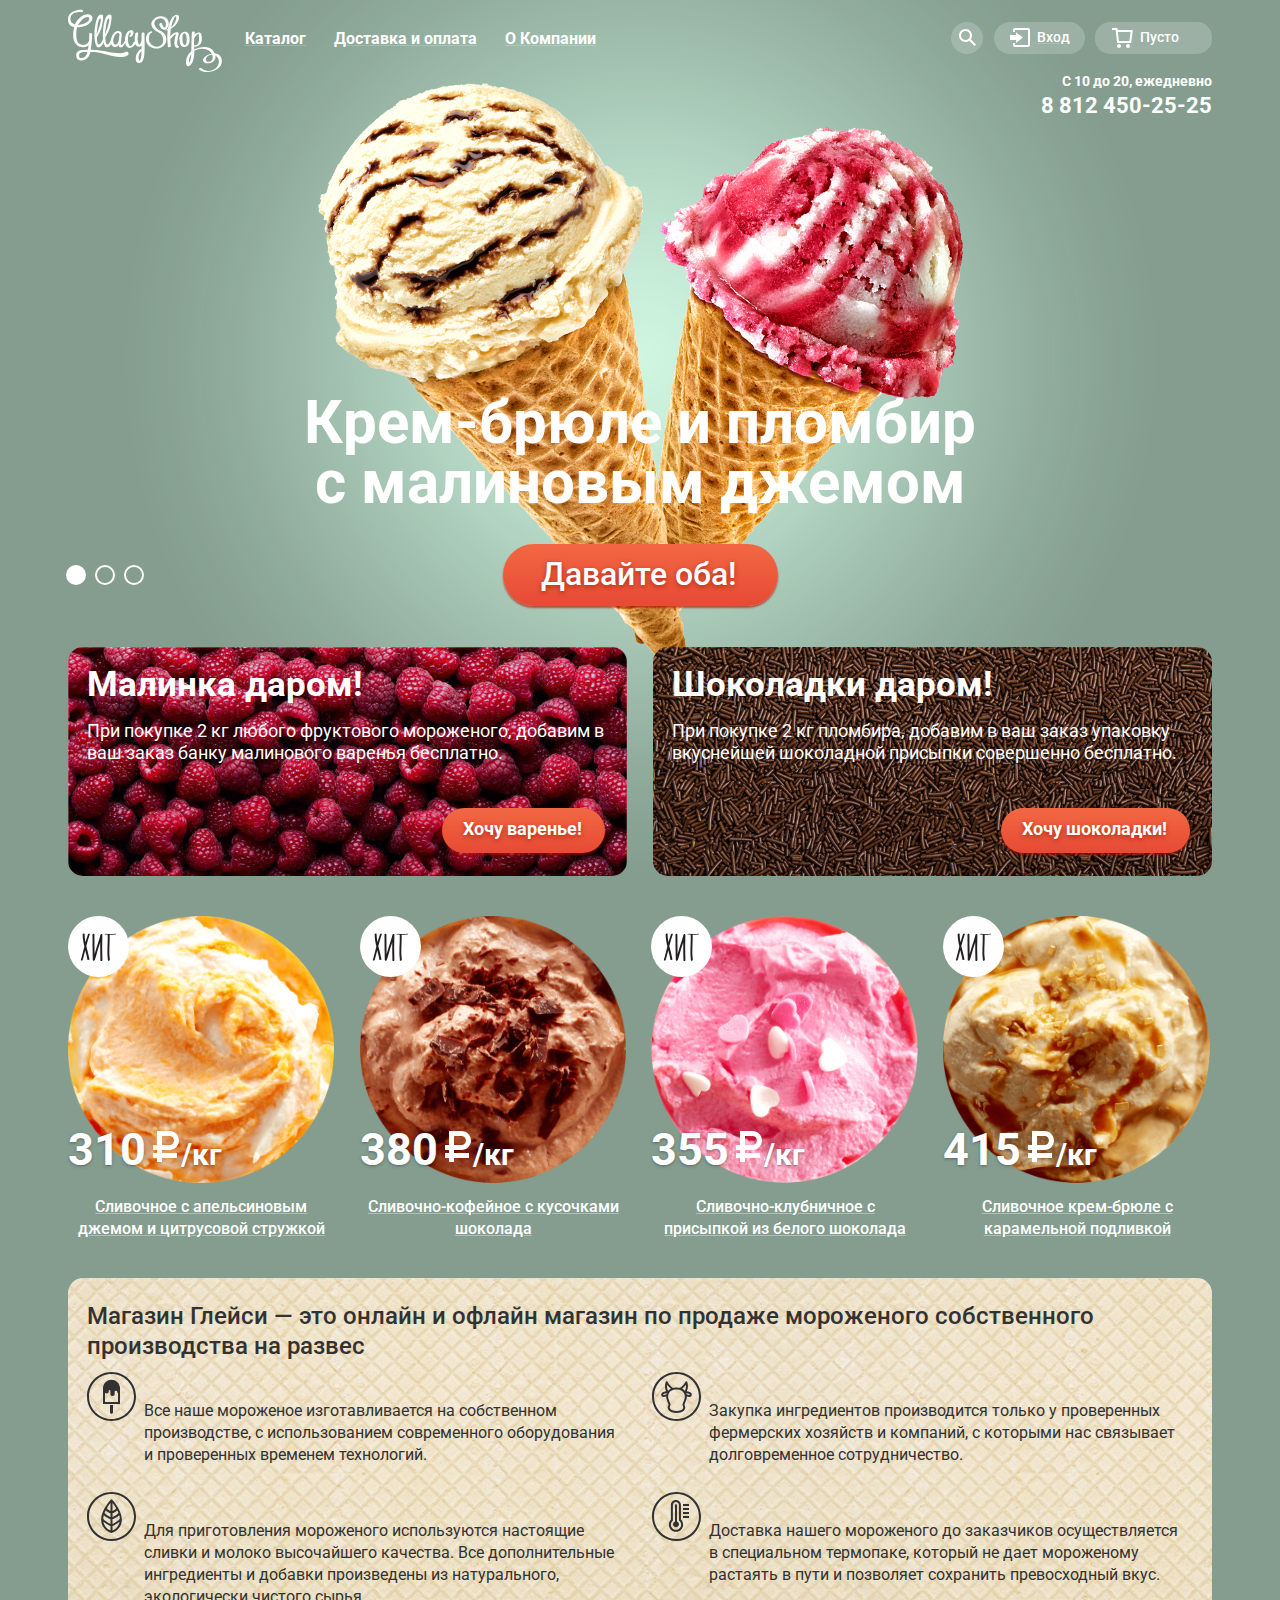
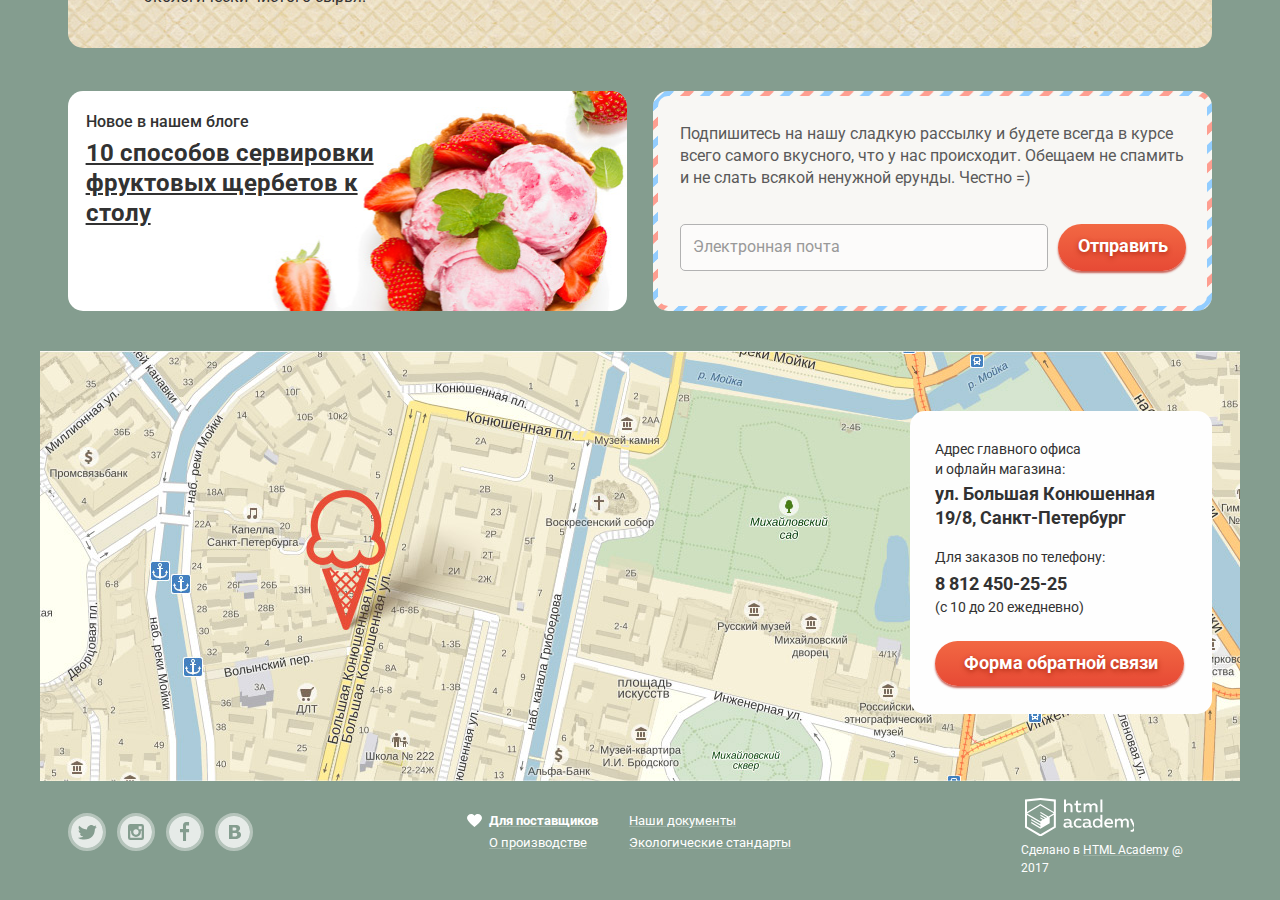
<file: index.html>
<!DOCTYPE html>
<html lang="ru">
  <head>
    <meta charset="utf-8">
    <title>Магазин мороженого Глейси</title>
    <link href="https://fonts.googleapis.com/css?family=Roboto:400,500,700&amp;subset=cyrillic" rel="stylesheet">
    <link href="css/normalize.css" rel="stylesheet">
    <link href="css/style.min.css"  type="text/css" rel="stylesheet">
  </head>
  <body>
    <input class="slider slider__radio" type="radio" id="btn-1" name="toggle" checked>
    <input class="slider slider__radio" type="radio" id="btn-2" name="toggle">
    <input class="slider slider__radio" type="radio" id="btn-3" name="toggle">
    <div class="site-wrapper site-wrapper--index">
      <div class="content-wrapper">
        <header class="main-header">
          <div class="container">
            <div class="header-columns">
              <div class="main-header__main-navigation">
                <div class="logo-navigation">
                  <a class="logo-navigation__logo-field">
                    <img class="logo-navigation__logo" src="img/logo.svg" width="154" height="64" alt="Логотип магазина Глейси">
                  </a>
                </div>
                <nav class="site-navigation">
                  <ul class="site-navigation__list">
                    <li class="site-navigation__item navigation-catalog">
                      <a class="site-navigation__link" href="catalog.html">Каталог</a>
                      <ul class="navigation-catalog__sub-menu">
                        <li class="navigation-catalog__item">
                          <a class="navigation-catalog__link new-products" href="catalog.html/new">Новинки</a>
                        </li>
                        <li class="navigation-catalog__item">
                          <a class="navigation-catalog__link" href="catalog.html">Сливочное</a>
                        </li>
                        <li class="navigation-catalog__item"> 
                          <a class="navigation-catalog__link" href="catalog.html/sorbet">Щербеты</a>
                        </li>
                        <li class="navigation-catalog__item">
                          <a class="navigation-catalog__link" href="catalog.html/frozen-ice">Фруктовый лед</a>
                        </li>
                        <li class="navigation-catalog__item">
                          <a class="navigation-catalog__link" href="catalog.html/melorin">Мелорин</a>
                        </li>
                      </ul>
                    </li>
                    <li class="site-navigation__item">
                      <a class="site-navigation__link" href="delivery.html">Доставка и оплата</a>
                    </li>
                    <li class="site-navigation__item">
                      <a class="site-navigation__link" href="company-info.html">О Компании</a>
                    </li>
                  </ul>
                </nav>
              </div>
              <div class="main-header__user-navigation">
                <div class="search">
                  <a href="search.html" class="search__link">
                    <span class="visually-hidden">Поиск</span>
                    <svg xmlns="http://www.w3.org/2000/svg" xmlns:xlink="http://www.w3.org/1999/xlink" width="17" height="17" viewBox="0 0 17 17"><image overflow="visible" width="17" height="17"/><path class="search__icon" fill="#FFF" d="M16.958 15.527L11.75 10.32C12.533 9.247 13 7.93 13 6.5 13 2.91 10.09 0 6.5 0S0 2.91 0 6.5 2.91 13 6.5 13c1.438 0 2.763-.473 3.84-1.263l5.204 5.204 1.414-1.413zM6.5 11C4.02 11 2 8.98 2 6.5S4.02 2 6.5 2 11 4.02 11 6.5 8.98 11 6.5 11z"/></svg>
                  </a>
                  <form class="search__form">
                    <input class="search__field" type="search" id="search" name="search" placeholder="Что ищем?" required="">
                     <div class="search__label-box">
                      <label class="search__label" for="search">Что ищем?</label>
                    </div>
                  </form>
                </div>
                <div class="user-login">
                  <a href="gllacy-login.html" class="user-login__link">
                    <svg xmlns="http://www.w3.org/2000/svg" xmlns:xlink="http://www.w3.org/1999/xlink" width="21" height="19" viewBox="0 0 21 19" style="position: absolute; left: 16px; top: 6px;"><image overflow="visible" width="21" height="19"/><g fill="#FFF"><path class="login__icon" d="M6 14.875L12.917 9.5 6 4.125v2.917H-.042v4.917H6"/><path class="login__icon" d="M18 0H5C3.9 0 3 .9 3 2v2h2V2h13v15H5v-2H3v2c0 1.1.9 2 2 2h13c1.1 0 2-.9 2-2V2c0-1.1-.9-2-2-2z"/></g></svg>
                    Вход
                  </a>
                  <form class="user-login__form" action="https://echo.htmlacademy.ru" method="post">
                    <div class="user-login__email email">
                      <input class="email__field" id="login-email" type="email" name="login" autocomplete="on" placeholder="Электронная почта" required>
                      <div class="email__label-box">
                        <label class="email__label" for="login-email">
                          Электронная почта
                        </label>
                      </div>
                    </div>
                    <div class="user-login__password password">
                      <input class="password__field" id="login-password" type="password" name="password" autocomplete="off" placeholder="Пароль" required>
                      <div class="password__label-box">
                        <label class="password__label"  for="login-password">
                          Пароль
                        </label>
                      </div>
                    </div>
                    <div class="user-login__footer">
                      <button class="button button--login" type="submit">Войти</button>
                      <div class="user-login__password-info">
                        <a class="user-login__restore-password" href="restore.html">Забыли пароль?</a>
                        <a class="user-login__new-user" href="register.html">Новая регистрация</a>
                      </div>
                    </div>
                  </form>
                </div>
                <div class="cart cart--empty">
                  <span class="visually-hidden" title="корзина">Корзина</span>
                  <a href="gllacy-cart.html" class="cart__link">
                    <svg xmlns="http://www.w3.org/2000/svg" width="21" height="20" viewBox="0 0 21 20" style="position: absolute; left: 17px; top: 6px;"><g fill="#FFF"><path class="cart__icon" d="M5.657 2.03L5.422 0H0v2h3.64l1.5 13h13.988l1.7-12.97H5.657zM17.372 13H6.922L5.888 4.03h12.66L17.372 13z"/><circle class="cart__icon" cx="6.984" cy="18" r="2"/><circle class="cart__icon" cx="15.984" cy="18" r="2"/></g></svg>
                    <span>Пусто</span>
                  </a>
                </div>
              </div>
            </div>
            <div class="working-information">
              <p class="working-information__hours">C 10 до 20, ежедневно</p>
              <p class="working-information__tel">8 812 450-25-25</p>
            </div>
          </div>
        </header>
        <div class="slider">
          <h2 class="slider__title visually-hidden">Идеальные сочетания мороженого от магазина мороженого Глейси</h2>
          <div class="slider__item" id="slide1">
            <div class="slider__title">Крем-брюле и пломбир с малиновым джемом</div>
            <a class="button button--slide" href="#">Давайте оба!</a>
          </div>
          <div class="slider__item" id="slide2">
            <div class="slider__title">Шоколадный пломбир и лимонный сорбет</div>
            <a class="button button--slide" href="#">Давайте оба!</a>
          </div>
          <div class="slider__item" id="slide3">
            <div class="slider__title">Пломбир с помадкой и клубничный щербет</div>
            <a class="button button--slide" href="#">Давайте оба!</a>
          </div>
          <div class="slider__controls">
            <label for="btn-1"></label>
            <label for="btn-2"></label>
            <label for="btn-3"></label>
          </div>
        </div>
        <main class="main-content">
          <div class="container">
            <h1 class="main-content__page-title visually-hidden">Магазин мороженого Глейси</h1>
            <section class="banners">
              <h2 class="banners__title visually-hidden">Промо-предложения магазина мороженого Глейси</h2>
              <div class="banners__item banners__item--raspberry">
                <h3 class="banners__item-title">Малинка даром!</h3>
                <p class="banners__offer">При покупке 2 кг любого фруктового мороженого, добавим в ваш заказ банку малинового варенья бесплатно.</p>
                <a class="button button--banners" href="#">Хочу варенье!</a>
              </div>
              <div class="banners__item banners__item--chocolate">
                <h3 class="banners__item-title">Шоколадки даром!</h3>
                <p class="banners__offer">При покупке 2 кг пломбира, добавим в ваш заказ упаковку вкуснейшей шоколадной присыпки совершенно бесплатно.</p>
                <a class="button button--banners" href="#">Хочу шоколадки!</a>
              </div>
            </section>
            <section class="catalog">
              <h2 class="catalog__title visually-hidden">Хит продаж мороженого магазина Глейси</h2>
              <div class="catalog__product product product--best-seller">
                <a class="product__link" href="product1.html">
                  <img class="product__view" src="img/cream-orange.png" width="267" height="267" alt="Сливочное с апельсиновым джемом и цитрусовой стружкой">
                  <div class="product__price">
                    310
                    <img class="product__currency" src="img/rus-ruble.svg" width="31" height="36" alt="Российский рубль">
                    <span class="product__measure">/кг</span>
                  </div>
                </a>
                <a class="product__link" href="product1.html">
                  <h3 class="product__name">Сливочное с апельсиновым джемом и цитрусовой стружкой </h3>
                </a>
                <div class="product__order">
                  <a class="button button--product" href="#" tabindex="-1">Быстрый просмотр</a>
                </div>
              </div>
              <div class="catalog__product product product--best-seller">
                <a class="product__link" href="#">
                  <img class="product__view" src="img/cream-coffee-chocolate.png" width="267" height="267" alt="Сливочно-кофейное с кусочками шоколада">
                  <div class="product__price">
                    380
                    <img class="product__currency" src="img/rus-ruble.svg" width="31" height="36" alt="Российский рубль">
                    <span class="product__measure">/кг</span>
                </div>
                </a>
                <a class="product__link" href="#">
                  <h3 class="product__name">Сливочно-кофейное с кусочками шоколада</h3>
                </a>
                <div class="product__order">
                  <a class="button button--product" href="#" tabindex="-1">Быстрый просмотр</a>
                </div>
              </div>
              <div class="catalog__product product product--best-seller">
                <a class="product__link" href="#">
                  <img class="product__view" src="img/cream-strawberry-white-chocolate.png" width="267" height="267" alt="Сливочно-клубничное с присыпкой из белого шоколада">
                  <div class="product__price">
                    355
                    <img class="product__currency" src="img/rus-ruble.svg" width="31" height="36" alt="Российский рубль">
                    <span class="product__measure">/кг</span>
                  </div>
                </a>
                <a class="product__link" href="#">
                  <h3 class="product__name">Сливочно-клубничное с присыпкой из белого шоколада</h3>
                </a>
                <div class="product__order">
                  <a class="button button--product" href="#" tabindex="-1">Быстрый просмотр</a>
                </div>
              </div>
              <div class="catalog__product product product--best-seller">
                <a class="product__link" href="#">
                  <img class="product__view" src="img/cream-creme-brulee-caramel.png" width="267" height="267" alt="Сливочное крем-брюле с карамельной подливкой">
                  <div class="product__price">
                    415
                    <img class="product__currency" src="img/rus-ruble.svg" width="31" height="36" alt="Российский рубль">
                    <span class="product__measure">/кг</span>
                </div>
                </a>
                <a class="product__link" href="#">
                  <h3 class="product__name">Сливочное крем-брюле с карамельной подливкой</h3>
                </a>
                <div class="product__order">
                  <a class="button button--product" href="#" tabindex="-1">Быстрый просмотр</a>
                </div>
              </div>
            </section>
            <section class="features">
              <h2 class="features__title visually-hidden">Преимущества магазина Глейси</h2>
              <p class="features__shop-describtion">Магазин Глейси — это онлайн и офлайн магазин по продаже мороженого собственного производства на развес</p>
              <div class="features-wrap">
                <div class="features__item features__item--production">
                  <p class="features__item-details">Все наше мороженое изготавливается на собственном производстве, с использованием современного оборудования и проверенных временем технологий.</p>
                </div>
                <div class="features__item features__item--suppliers">
                  <p class="features__item-details">Закупка ингредиентов  производится только у проверенных фермерских хозяйств и компаний, с которыми нас связывает долговременное сотрудничество.</p>
                </div>
                <div class="features__item features__item--materials">
                  <p class="features__item-details">Для приготовления мороженого используются настоящие сливки и молоко высочайшего качества. Все дополнительные ингредиенты и добавки произведены из натурального, экологически чистого сырья.</p>
                </div>
                <div class="features__item features__item--package">
                  <p class="features__item-details">Доставка нашего мороженого до заказчиков осуществляется в специальном термопаке, который не дает мороженому растаять в пути и позволяет сохранить превосходный вкус.</p>
                </div>
              </div>
            </section>
            <div class="news">
              <article class="news__item news__item--blog">
                <h2 class="news__section">Новое в нашем блоге</h2>
                <a class="news__link" href="gllacy-blog.html/10-variation-sorbet-dressing">
                  <h3 class="news__title">10 способов сервировки фруктовых щербетов к столу</h3>
                </a>
              </article>
              <section class="news__item news__item--subscription">
                <div class="news__wrap">
                  <h2 class="news__section visually-hidden">Подписка на новости магазина Глейси</h2>
                  <form class="news__form subscription-form" action="https://echo.htmlacademy.ru" method="post">
                    <p class="subscription-form__greeteting">Подпишитесь на нашу сладкую рассылку и будете всегда в курсе всего самого вкусного, что у нас происходит. Обещаем не спамить и не слать всякой ненужной ерунды. Честно =)</p>
                    <div class="subscription-form__wrapper">
                      <div class="subscription-form__field">
                        <input class="subscription-form__email" id="subscription-email" type="email" name="email"  placeholder="Электронная почта" required>
                        <div class="subscription-form__label-box">
                          <label class="subscription-form__label" for="subscription-email">
                            Электронная почта
                          </label>
                        </div>
                      </div>
                      <button class="button button--subscription" type="submit">Отправить</button>
                    </div>
                  </form>
                </div>
              </section>
            </div>
          </div>
        </main>
        <section class="contacts">
          <iframe class="contacts__map map" src="https://www.google.com/maps/embed?pb=!1m14!1m8!1m3!1d1998.5991032728616!2d30.3216802!3d59.9387942!3m2!1i1024!2i768!4f13.1!3m3!1m2!1s0x4696310fca5ba729%3A0xea9c53d4493c879f!2z0JHQvtC70YzRiNCw0Y8g0JrQvtC90Y7RiNC10L3QvdCw0Y8g0YPQuy4sIDE5LCDQodCw0L3QutGCLdCf0LXRgtC10YDQsdGD0YDQsywgMTkxMTg2!5e0!3m2!1sru!2sru!4v1505050597119" width="600" height="430" style="border:0" allowfullscreen></iframe>
          <span class="visually-hidden">Главный офис и магазин по адресу ул. Большая Конюшенная 19/8, Санкт-Петербург"</span>
          <div class="contacts__details shop-contacts">
            <h2 class="shop-contacts__title visually-hidden">Контакты магазина Глейси</h2>
            <h3 class="shop-contacts__subtitle">
              Адрес главного офиса<br>
              и офлайн магазина:
            </h3>
            <p class="shop-contacts__address">
              ул. Большая Конюшенная<br>
              19/8, Санкт-Петербург
            </p>
            <h3 class="shop-contacts__subtitle shop-contacts__subtitle--tel">Для заказов по телефону:</h3>
            <p class="shop-contacts__tel">8 812 450-25-25</p>
            <p class="shop-contacts__working-hours">(с 10 до 20 ежедневно)</p>
            <a class="button button--contacts" href="gllacy-feedback.html">Форма обратной связи</a>
          </div>
        </section>
        <div class="modal-feedback modal">
          <div class="modal-feedback__dialog">
            <h2 class="modal-feedback__title visually-hidden">Форма обратной связи магазина Глейси</h2>
            <p class="modal-feedback__greeting">Мы обязательно вам ответим!</p>
            <form class="modal-feedback__form feedback-form" action="https://echo.htmlacademy.ru" method="post">
              <div class="feedback-form__user">
                <input class="feedback-form__user-field" id="user-name" type="text" name="user-name" placeholder="Как вас зовут?" required>
                <div class="feedback-form__label-box">
                  <label class="feedback-form__label" for="user-name">
                    Как вас зовут?
                  </label>
                </div>
              </div>
              <div class="feedback-form__email">
                <input class="feedback-form__email-field" id="user-email" type="email" name="email"  placeholder="Ваша почта для ответа?" required>
                <div class="feedback-form__label-box">
                  <label class="feedback-form__label" for="user-email">
                    Ваша почта для ответа?
                  </label>
                </div>
              </div>
              <div class="feedback-form__feedback">
                <textarea class="feedback-form__feedback-field" name="user-feedback" id="user-feedback" placeholder="Напишите что-нибудь..." rows="5" required></textarea>
                <div class="feedback-form__label-box">
                  <label class="feedback-form__label feedback-form__label--feedback" for="user-feedback">
                    Напишите что-нибудь...
                  </label>
                </div>
              </div>
              <button class="button button--modal" type="submit">Отправить</button>
            </form>
            <button class="modal-feedback__close" type="button" title="Закрыть">Закрыть</button>
          </div>
        </div>
        <footer class="main-footer">
          <div class="container container--footer">
            <div class="footer-social">
              <ul class="footer-social__list">
                <li class="footer-social__item">
                  <a class="footer-social__link social-button social-button--twitter" href="https://www.https://twitter.com/gllacy-shop">
                    <span class="visually-hidden">Твиттер</span>
                    <svg xmlns="http://www.w3.org/2000/svg" width="32" height="32" viewBox="0 0 32 32"><defs><filter id="inner-shadow-twitter"><feOffset in="SourceAlpha" dx="0" dy="2" /><feGaussianBlur result="blurOut" stdDeviation="1" /><feFlood flood-color="rgb(136, 136, 136)" result="floodOut" /><feComposite operator="out" in="floodOut" in2="blurOut" result="compOut" /><feComposite operator="in" in="compOut" in2="SourceAlpha" /><feComponentTransfer><feFuncA type="linear" slope="1"/></feComponentTransfer><feBlend mode="normal" in2="SourceGraphic" /></filter></defs><path class="footer-social__icon" fill="#FFF"  d="M16 0C7.164 0 0 7.164 0 16c0 8.837 7.164 16 16 16 8.837 0 16-7.163 16-16 0-8.836-7.163-16-16-16zm7.944 12.81c-.25 6.515-3.463 10.83-10.992 10.7h-.487c-.447 0-4.543-.442-5.344-1.822 2.48.19 4.247-.406 5.12-1.136-1.048-.29-2.923-.46-3.25-2.848.383.104.617.22 1.298.113-1.307-.824-2.758-1.52-2.68-3.643.312.317 1.165.518 1.46.457-.767-.232-2.148-3.243-.973-4.78 1.984 1.79 4.075 3.482 7.804 3.643.228-2.214 1.24-3.7 3.17-4.325 1.84-.48 3.254.26 3.9 1.138.737-.224 1.453-.466 2.193-.685-.004.834-.57 1.464-.935 1.71.747.165 1.423-.475 1.423-.475-.183.963-1.093 1.725-1.706 1.954z"/></svg>
                  </a>
                </li>
                <li class="footer-social__item">
                  <a class="footer-social__link social-button social-button--instagram" href="https://www.instagram.com/gllacy-shop/">
                    <span class="visually-hidden">Инстаграм</span>
                    <svg xmlns="http://www.w3.org/2000/svg" width="32" height="32" viewBox="0 0 32 32"><defs><filter id="inner-shadow-instagram"><feOffset in="SourceAlpha" dx="0" dy="2" /><feGaussianBlur result="blurOut" stdDeviation="1" /><feFlood flood-color="rgb(136, 136, 136)" result="floodOut" /><feComposite operator="out" in="floodOut" in2="blurOut" result="compOut" /><feComposite operator="in" in="compOut" in2="SourceAlpha" /><feComponentTransfer><feFuncA type="linear" slope="1"/></feComponentTransfer><feBlend mode="normal" in2="SourceGraphic" /></filter></defs><g fill="#FFF"><path class="footer-social__icon" d="M20.916 16a4.938 4.938 0 1 1-9.877 0c0-.394.051-.773.138-1.14h-.897v6.838h11.396V14.86h-.897c.086.367.137.746.137 1.14z"/><path class="footer-social__icon" d="M15.978 18.659c1.466 0 2.659-1.193 2.659-2.659s-1.193-2.659-2.659-2.659c-1.466 0-2.659 1.193-2.659 2.659s1.192 2.659 2.659 2.659zM18.637 10.302h3.039v3.039h-3.039z"/><path class="footer-social__icon" d="M16 0C7.164 0 0 7.164 0 16c0 8.837 7.164 16 16 16 8.837 0 16-7.163 16-16 0-8.836-7.163-16-16-16zm7.955 21.698a2.285 2.285 0 0 1-2.279 2.279H10.279A2.285 2.285 0 0 1 8 21.698V10.302a2.286 2.286 0 0 1 2.279-2.279h11.396a2.286 2.286 0 0 1 2.279 2.279v11.396z"/></g></svg>
                  </a>
                </li>
                <li class="footer-social__item">
                  <a class="footer-social__link social-button social-button--facebook" href="https://www.facebook.com/gllacy-shop">
                    <span class="visually-hidden">Фейсбук</span>
                    <svg xmlns="http://www.w3.org/2000/svg" width="32" height="32" viewBox="0 0 32 32"><defs><filter id="inner-shadow-facebook"><feOffset in="SourceAlpha" dx="0" dy="2" /><feGaussianBlur result="blurOut" stdDeviation="1" /><feFlood flood-color="rgb(136, 136, 136)" result="floodOut" /><feComposite operator="out" in="floodOut" in2="blurOut" result="compOut" /><feComposite operator="in" in="compOut" in2="SourceAlpha" /><feComponentTransfer><feFuncA type="linear" slope="1"/></feComponentTransfer><feBlend mode="normal" in2="SourceGraphic" /></filter></defs><path class="footer-social__icon" fill="#FFF" d="M16 0C7.164 0 0 7.163 0 16s7.164 16 16 16c8.837 0 16-7.164 16-16S24.837 0 16 0zm4.062 9.455h-3.02V12.9h3.02v3.444h-3.02v8.61H14.02v-8.61H11V12.9h3.02V9.454c0-1.902 1.354-3.445 3.022-3.445h3.02v3.445z"/></svg>
                  </a>
                </li>
                <li class="footer-social__item">
                  <a class="footer-social__link social-button social-button--vkontakte" href="https://vk.com/gllacy-shop">
                    <span class="visually-hidden">Вконтакте</span>
                    <svg xmlns="http://www.w3.org/2000/svg" width="32" height="32" viewBox="0 0 32 32"><defs><filter id="inner-shadow-vkontakte"><feOffset in="SourceAlpha" dx="0" dy="2" /><feGaussianBlur result="blurOut" stdDeviation="1" /><feFlood flood-color="rgb(136, 136, 136)" result="floodOut" /><feComposite operator="out" in="floodOut" in2="blurOut" result="compOut" /><feComposite operator="in" in="compOut" in2="SourceAlpha" /><feComponentTransfer><feFuncA type="linear" slope="1"/></feComponentTransfer><feBlend mode="normal" in2="SourceGraphic" /></filter></defs><g fill="#FFF"><path class="footer-social__icon" d="M16.637 14.495c.402-.02.72-.082.95-.188.327-.145.54-.33.642-.56.1-.228.15-.495.15-.796 0-.23-.06-.464-.175-.696-.116-.232-.322-.405-.617-.517-.264-.1-.592-.155-.984-.165-.392-.01-.943-.014-1.652-.014h-.34v2.965h.566c.57 0 1.057-.01 1.46-.028zM18.118 17.084c-.282-.08-.672-.125-1.166-.132-.494-.006-1.012-.01-1.55-.01h-.79v3.494h.264c1.014 0 1.74-.003 2.18-.01.438-.006.843-.087 1.212-.244.377-.157.633-.364.774-.625s.214-.562.214-.9c0-.446-.088-.788-.26-1.03-.17-.24-.465-.423-.878-.543z"/><path class="footer-social__icon" d="M16 0C7.164 0 0 7.164 0 16c0 8.837 7.164 16 16 16 8.837 0 16-7.163 16-16 0-8.836-7.163-16-16-16zm6.602 20.53c-.273.534-.646.977-1.124 1.328-.552.415-1.16.71-1.823.886s-1.5.264-2.52.264h-6.12V8.988h5.443c1.13 0 1.957.037 2.48.112.524.076 1.045.242 1.56.5.534.27.93.632 1.19 1.087.26.455.392.975.392 1.558 0 .678-.18 1.278-.536 1.795-.358.518-.863.92-1.517 1.208v.075c.917.182 1.642.56 2.18 1.13.536.57.806 1.325.806 2.26 0 .68-.138 1.284-.41 1.818z"/></g>
                    </svg>
                  </a>
                </li>
              </ul>
            </div>
            <nav class="footer-navigation">
              <ul class="footer-navigation__list">
                <li class="footer-navigation__item">
                  <a class="footer-navigation__link information-for-suppliers" href="#">Для поставщиков</a>
                </li>
                <li class="footer-navigation__item">
                  <a class="footer-navigation__link about-manufacture" href="#">О производстве</a>
                </li>
              </ul>
              <ul class="footer-navigation__list">
                <li class="footer-navigation__item"> 
                  <a class="footer-navigation__link" href="#">Наши документы</a>
                </li>
                <li class="footer-navigation__item">
                  <a class="footer-navigation__link" href="#">Экологические стандарты</a>
                </li>
              </ul>           
            </nav>
            <div class="footer-copyright">
              <img class="footer-copyright__logo" src="img/logo-htmlacademy.svg" width="109" height="37" alt="Логотип разработчика HTML Academy">
              <span class="footer-copyright__details">
                Сделано в
                <a class="footer-copyright__link" href="https://htmlacademy.ru/intensive/htmlcss">HTML Academy</a> @ 2017
              </span>
            </div>
          </div>
        </footer>
      </div>
    </div>
    <script src="js/scripts.min.js"></script>
  </body>
</html>
</file>
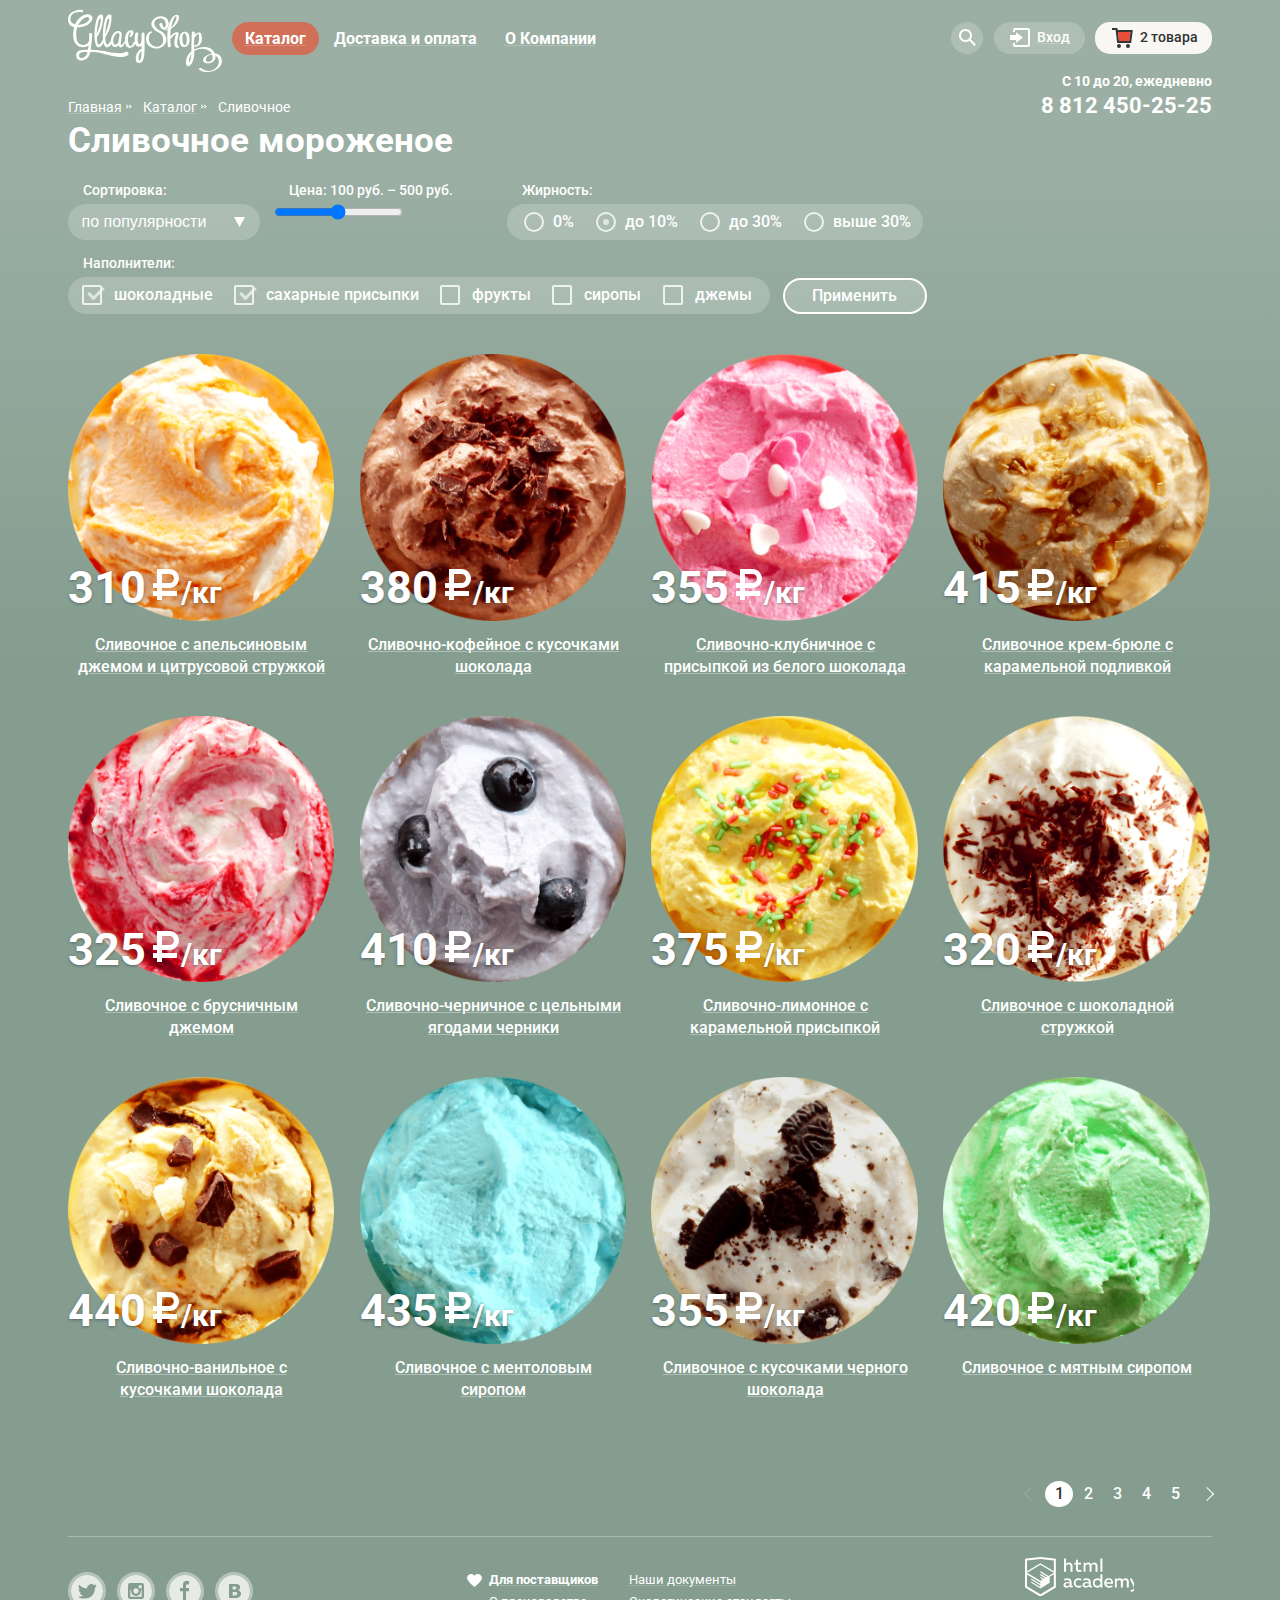
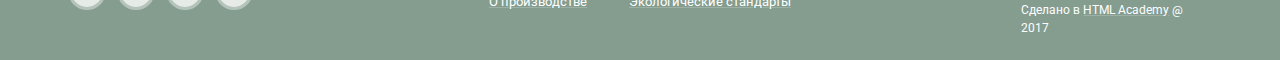
<file: catalog.html>
<!DOCTYPE html>
<html lang="ru">
  <head>
    <meta charset="utf-8">
    <title>Магазин мороженого Глейси</title>
    <link href="https://fonts.googleapis.com/css?family=Roboto:400,500,700&amp;subset=cyrillic" rel="stylesheet">
    <link href="css/normalize.css" rel="stylesheet">
    <link href="css/style.min.css"  type="text/css" rel="stylesheet">
  </head>
  <body>
    <div class="site-wrapper site-wrapper--inner">
      <div class="content-wrapper">
        <header class="main-header">
          <div class="container">
            <div class="header-columns">
              <div class="main-header__main-navigation">
                <div class="logo-navigation">
                  <a class="logo-navigation__logo-field" href="index.html">
                    <img class="logo-navigation__logo" src="img/logo.svg" width="154" height="64" alt="Логотип магазина Глейси">
                  </a>
                </div>
                <nav class="site-navigation">
                  <ul class="site-navigation__list">
                    <li class="site-navigation__item navigation-catalog">
                      <a class="site-navigation__link site-navigation__link--current" href="catalog.html">Каталог</a>
                      <ul class="navigation-catalog__sub-menu">
                        <li class="navigation-catalog__item">
                          <a class="navigation-catalog__link new-products" href="gllacy-catalog.html/new">Новинки</a>
                        </li>
                        <li class="navigation-catalog__item navigation-catalog__item--current">
                          <a class="navigation-catalog__link" href="gllacy-catalog.html">Сливочное</a>
                        </li>
                        <li class="navigation-catalog__item">
                          <a class="navigation-catalog__link" href="gllacy-catalog.html/sorbet">Щербеты</a>
                        </li>
                        <li class="navigation-catalog__item">
                          <a class="navigation-catalog__link" href="gllacy-catalog.html/frozen-ice">Фруктовый лед</a>
                        </li>
                        <li class="navigation-catalog__item">
                          <a class="navigation-catalog__link" href="gllacy-catalog.html/melorin">Мелорин</a>
                        </li>
                      </ul>
                    </li>
                    <li class="site-navigation__item">
                      <a class="site-navigation__link" href="delivery.html">Доставка и оплата</a>
                    </li>
                    <li class="site-navigation__item">
                      <a class="site-navigation__link" href="company-info.html">О Компании</a>
                    </li>
                  </ul>
                </nav>
              </div>
              <div class="main-header__user-navigation">
                <div class="search">
                  <a href="search.html" class="search__link">
                    <span class="visually-hidden">Поиск</span>
                    <svg xmlns="http://www.w3.org/2000/svg" xmlns:xlink="http://www.w3.org/1999/xlink" width="17" height="17" viewBox="0 0 17 17"><image overflow="visible" width="17" height="17"/><path class="search__icon" fill="#FFF" d="M16.958 15.527L11.75 10.32C12.533 9.247 13 7.93 13 6.5 13 2.91 10.09 0 6.5 0S0 2.91 0 6.5 2.91 13 6.5 13c1.438 0 2.763-.473 3.84-1.263l5.204 5.204 1.414-1.413zM6.5 11C4.02 11 2 8.98 2 6.5S4.02 2 6.5 2 11 4.02 11 6.5 8.98 11 6.5 11z"/></svg>
                  </a>
                  <form class="search__form">
                    <input class="search__field" type="search" id="search" name="search" placeholder="Что ищем?" required="">
                     <div class="search__label-box">
                      <label class="search__label" for="search">Что ищем?</label>
                    </div>
                  </form>
                </div>
                <div class="user-login">
                  <a href="gllacy-login.html" class="user-login__link">
                    <svg xmlns="http://www.w3.org/2000/svg" xmlns:xlink="http://www.w3.org/1999/xlink" width="21" height="19" viewBox="0 0 21 19" style="position: absolute; left: 16px; top: 6px;"><image overflow="visible" width="21" height="19"/><g fill="#FFF"><path class="login__icon" d="M6 14.875L12.917 9.5 6 4.125v2.917H-.042v4.917H6"/><path class="login__icon" d="M18 0H5C3.9 0 3 .9 3 2v2h2V2h13v15H5v-2H3v2c0 1.1.9 2 2 2h13c1.1 0 2-.9 2-2V2c0-1.1-.9-2-2-2z"/></g></svg>
                    Вход
                  </a>
                  <form class="user-login__form" action="https://echo.htmlacademy.ru" method="post">
                    <div class="user-login__email email">
                      <input class="email__field" id="login-email" type="email" name="login" autocomplete="on" placeholder="Электронная почта" required>
                      <div class="email__label-box">
                        <label class="email__label" for="login-email">
                          Электронная почта
                        </label>
                      </div>
                    </div>
                    <div class="user-login__password password">
                      <input class="password__field" id="login-password" type="password" name="password" autocomplete="off" placeholder="Пароль" required>
                      <div class="password__label-box">
                        <label class="password__label"  for="login-password">
                          Пароль
                        </label>
                      </div>
                    </div>
                    <div class="user-login__footer">
                      <button class="button button--login" type="submit">Войти</button>
                      <div class="user-login__password-info">
                        <a class="user-login__restore-password" href="restore.html">Забыли пароль?</a>
                        <a class="user-login__new-user" href="register.html">Новая регистрация</a>
                      </div>
                    </div>
                  </form>
                </div>
                <div class="cart cart--full">
                  <span class="visually-hidden" title="корзина">Корзина</span>
                  <a href="gllacy-cart.html" class="cart__link">
                    <svg version="1.1" id="Layer_1" xmlns="http://www.w3.org/2000/svg" xmlns:xlink="http://www.w3.org/1999/xlink" x="0px" y="0px" width="21px" height="20px" viewBox="0 0 21 20" style="position: absolute; left: 17px; top: 6px;" enable-background="new 0 0 21 20" xml:space="preserve"><polygon fill="#E84D37" points="5.888,4.031 6.922,13 17.372,13 18.548,4.031 "/><circle fill="#343434" cx="6.984" cy="18" r="2"/><circle fill="#343434" cx="15.984" cy="18" r="2"/><path fill="#343434" d="M5.657,2.031L5.422,0H0v2h3.64l1.5,13h13.988l1.699-12.969H5.657z M17.372,13H6.922L5.888,4.031h12.66 L17.372,13z"/></svg>
                    2 товара
                  </a>
                  <div class="cart__form">
                    <div class="cart__list">
                      <ul class="cart__item item-details">
                        <li class="item-details__delete">
                          <a href="remove-cart-item.html" class="item-details__remove-button">
                            <svg version="1.1" id="Layer_1.1" xmlns="http://www.w3.org/2000/svg" xmlns:xlink="http://www.w3.org/1999/xlink" x="0px" y="0px" width="11px" height="11px" viewBox="0 0 11 11" enable-background="new 0 0 11 11" xml:space="preserve"><polygon fill="#231F20" points="10.979,0.728 10.271,0.021 5.5,4.792 0.729,0.021 0.021,0.728 4.793,5.5 0.021,10.271 0.728,10.979 5.5,6.207 10.271,10.979 10.979,10.271 6.207,5.5 "/></svg>
                          </a>
                        </li>
                        <li class="item-details__view">
                          <img class="item-details__small-picture" src="img/cart-icecream-orange.png" width="33" height="33" alt="Пломбир с апельсиновым джемом">
                        </li>
                        <li class="item-details__name">Пломбир с апельсиновым джемом</li>
                        <li class="item-details__weight">1,5 кг</li>
                        <li class="item-details__multiply">x</li>
                        <li class="item-details__price">200 руб.</li>
                        <li class="item-details__total-price">300 руб.</li>
                      </ul> 
                      <ul class="cart__item item-details">
                        <li class="item-details__delete">
                          <a href="remove-cart-item.html" class="item-details__remove-button">
                            <svg version="1.1" id="Layer_1.3" xmlns="http://www.w3.org/2000/svg" xmlns:xlink="http://www.w3.org/1999/xlink" x="0px" y="0px" width="11px" height="11px" viewBox="0 0 11 11" enable-background="new 0 0 11 11" xml:space="preserve"><polygon fill="#231F20" points="10.979,0.728 10.271,0.021 5.5,4.792 0.729,0.021 0.021,0.728 4.793,5.5 0.021,10.271 0.728,10.979 5.5,6.207 10.271,10.979 10.979,10.271 6.207,5.5 "/></svg>
                          </a>
                        </li>
                        <li class="item-details__view">
                          <img class="item-details__view-small-picture" src="img/cart-icecream-strawberry.png" width="33" height="33" alt="Клубничный пломбир с присыпкой из белого шоколада">
                        </li>
                        <li class="item-details__name item-details__name--long">Клубничный пломбир с присыпкой из белого шоколада</li>
                        <li class="item-details__weight">1,5 кг</li>
                        <li class="item-details__multiply">x</li>
                        <li class="item-details__price">300 руб.</li>
                        <li class="item-details__total-price">450 руб.</li> 
                      </ul>
                      <ul class="cart__summary total">
                        <li class="total__title">Итого: </li>
                        <li class="total__amount"> 750 руб.</li>
                      </ul>
                      <button class="button button--cart" type="submit">Оформить заказ</button>
                    </div>
                  </div>
                </div>
              </div>
            </div>
            <div class="working-information">
              <p class="working-information__hours">C 10 до 20, ежедневно</p>
              <p class="working-information__tel">8 812 450-25-25</p>
            </div> 
          </div>
        </header>
        <main class="main-content">
          <div class="container">
            <ul class="breadcrumbs">
              <li class="breadcrumbs__item">
                <a class="breadcrumbs__link" href="index.html">Главная</a>
              </li>
              <li class="breadcrumbs__item">
                <a class="breadcrumbs__link" href="catalog.html">Каталог</a>
              </li>
              <li class="breadcrumbs__item breadcrumbs-current">Сливочное</li>
            </ul>
            <h1 class="main-content__page-title">Сливочное мороженое</h1>
            <section class="filters">
              <h2 class="filters__title visually-hidden">Фильтр товаров</h2>
              <form class="filters__form filter" action="https://echo.htmlacademy.ru" method="get">
                <fieldset class="filter__section filter__section--layout">
                  <legend class="filter__title">Сортировка:</legend>
                  <select class="filter__options options options--layout" name="option">
                    <option class="options__item" value="best-sellers">по популярности</option>
                    <option class="options__item" value="cheap">сначала недорогие</option>
                    <option class="options__item" value="expensive">сначала дорогие</option>
                    <option class="options__item" value="fat-control">по жирности</option>
                  </select>
                </fieldset>
                <fieldset class="filter__section filter__section--range">
                  <legend class="filter__title ">Цена: 100 руб. – 500 руб.</legend>
                  <input class="filter__options options options--range" type="range" min="100" max="500" step="5" name="price">
                </fieldset>
                <fieldset class="filter__section filter__section--fat">
                  <legend class="filter__title">Жирность:</legend>
                  <ul class="filter__options options options--fat">
                    <li class="options__item">
                      <label class="options__value options__value--fat" for="filter-fat-0">
                        <input class="options__field options__field--fat visually-hidden" type="radio" id="filter-fat-0" name="fat-content" value="0">
                        <span class="options__radio"></span>
                        0%
                      </label>
                    </li>
                    <li class="options__item">
                      <label class="options__value options__value--fat" for="filter-fat-0-10">
                        <input class="options__field options__field--fat visually-hidden" type="radio" id="filter-fat-0-10" name="fat-content" value="below-10" checked>
                        <span class="options__radio"></span>
                        до 10%
                      </label>
                    </li>
                    <li class="options__item">
                      <label class="options__value options__value--fat" for="filter-fat-10-30">
                        <input class="options__field options__field--fat visually-hidden" type="radio" id="filter-fat-10-30" name="fat-content" value="10-30">
                        <span class="options__radio"></span>
                        до 30%
                      </label>
                    </li>
                    <li class="options__item">
                      <label class="options__value options__value--fat" for="filter-fat-30">
                        <input class="options__field options__field--fat visually-hidden" type="radio" id="filter-fat-30" name="fat-content" value="30-up">
                        <span class="options__radio"></span>
                        выше 30%
                      </label>
                    </li>
                  </ul>
                </fieldset>
                <fieldset class="filter__section filter__section--stuffing">
                  <legend class="filter__title">Наполнители:</legend>
                  <ul class="filter__options options options--stuffing">
                    <li class="options__item">
                      <label class="options__value options__value--stuffing" for="filter-chocolate">
                        <input class="options__field options__field--stuffing visually-hidden" type="checkbox" id="filter-chocolate" name="chocolate" checked>
                        <span class="options__checkbox"></span>
                        шоколадные
                      </label>
                    </li>
                    <li class="options__item">
                      <label class="options__value options__value--stuffing" for="filter-sugar-powder">
                        <input class="options__field options__field--stuffing visually-hidden" type="checkbox" id="filter-sugar-powder" name="sugar-powder" checked>
                        <span class="options__checkbox"></span>
                        cахарные присыпки
                      </label>
                    </li>
                    <li class="options__item">
                      <label class="options__value options__value--stuffing" for="filter-fruits">
                        <input class="options__field options__field--stuffing visually-hidden" type="checkbox" id="filter-fruits" name="fruits">
                        <span class="options__checkbox"></span>
                        фрукты
                      </label>
                    </li>
                    <li class="options__item">
                      <label class="options__value options__value--stuffing" for="filter-syrup">
                        <input class="options__field options__field--stuffing visually-hidden" type="checkbox" id="filter-syrup" name="syrup">
                        <span class="options__checkbox"></span>
                        сиропы
                      </label>
                    </li>
                    <li class="options__item">
                      <label class="options__value options__value--stuffing" for="filter-jams">
                        <input class="options__field options__field--stuffing visually-hidden" type="checkbox" id="filter-jams" name="jams">
                        <span class="options__checkbox"></span>
                        джемы
                      </label>
                    </li>
                  </ul>
                </fieldset>
                <button class="button button--filter" type="submit">Применить</button>
              </form>
            </section>
            <section class="catalog catalog--inner">
              <h2 class="catalog__title visually-hidden">Каталог сливочного мороженного</h2>
              <div class="catalog-wrap">
                <div class="catalog__product product">
                  <a class="product__link" href="#">
                    <img class="product__view" src="img/cream-orange.png" width="267" height="267" alt="Сливочное с апельсиновым джемом и цитрусовой стружкой">
                    <div class="product__price">
                      310
                      <img class="product__currency" src="img/rus-ruble.svg" width="31" height="36" alt="Российский рубль">
                      <span class="product__measure">/кг</span>
                    </div>
                  </a>
                  <a class="product__link" href="#">
                    <h3 class="product__name">Сливочное с апельсиновым джемом и цитрусовой стружкой</h3>
                  </a>
                  <div class="product__order">        
                    <a class="button button--product" href="#" tabindex="-1">Быстрый просмотр</a>
                  </div>
                </div>
                <div class="catalog__product product">
                  <a class="product__link" href="#">
                    <img class="product__view" src="img/cream-coffee-chocolate.png" width="267" height="267" alt="Сливочно-кофейное с кусочками шоколада">
                    <div class="product__price">
                      380
                      <img class="product__currency" src="img/rus-ruble.svg" width="31" height="36" alt="Российский рубль">
                      <span class="product__measure">/кг</span>
                    </div>
                  </a>
                  <a class="product__link" href="#">
                    <h3 class="product__name">Сливочно-кофейное с кусочками шоколада</h3>
                  </a>
                  <div class="product__order"> 
                    <a class="button button--product" href="#" tabindex="-1">Быстрый просмотр</a>
                  </div>
                </div>
                <div class="catalog__product product">
                  <a class="product__link" href="#">
                    <img class="product__view" src="img/cream-strawberry-white-chocolate.png" width="267" height="267" alt="Сливочно-клубничное с присыпкой из белого шоколада">
                    <div class="product__price">
                      355
                      <img class="product__currency" src="img/rus-ruble.svg" width="31" height="36" alt="Российский рубль">
                      <span class="product__measure">/кг</span>
                    </div>             
                  </a>
                  <a class="product__link" href="#">  
                    <h3 class="product__name">Сливочно-клубничное с присыпкой из белого шоколада</h3>
                  </a>
                  <div class="product__order">   
                    <a class="button button--product" href="#" tabindex="-1">Быстрый просмотр</a>
                  </div>
                </div>
                <div class="catalog__product product">
                  <a class="product__link" href="#">
                    <img class="product__view" src="img/cream-creme-brulee-caramel.png" width="267" height="267" alt="Сливочное крем-брюле с карамельной подливкой">
                    <div class="product__price">
                      415
                      <img class="product__currency" src="img/rus-ruble.svg" width="31" height="36" alt="Российский рубль">
                      <span class="product__measure">/кг</span>
                    </div>
                  </a>
                  <a class="product__link" href="#">
                    <h3 class="product__name">Сливочное крем-брюле с карамельной подливкой</h3>
                  </a>
                  <div class="product__order"> 
                    <a class="button button--product" href="#" tabindex="-1">Быстрый просмотр</a>
                  </div>
                </div>
                <div class="catalog__product product">
                  <a class="product__link" href="#">
                    <img class="product__view" src="img/cream-cowberry.png" width="267" height="267" alt="Сливочное с брусничным джемом">
                    <div class="product__price">
                      325
                      <img class="product__currency" src="img/rus-ruble.svg" width="31" height="36" alt="Российский рубль">
                      <span class="product__measure">/кг</span>
                    </div>
                  </a>
                  <a class="product__link" href="#">
                    <h3 class="product__name">Сливочное с брусничным джемом</h3>
                  </a>    
                  <div class="product__order">  
                    <a class="button button--product" href="#" tabindex="-1">Быстрый просмотр</a>
                  </div>
                </div>
                <div class="catalog__product product">
                  <a class="product__link" href="#">
                    <img class="product__view" src="img/cream-blueberry.png" width="267" height="267" alt="Сливочно-черничное с цельными ягодами черники">
                    <div class="product__price">
                      410
                      <img class="product__currency" src="img/rus-ruble.svg" width="31" height="36" alt="Российский рубль">
                      <span class="product__measure">/кг</span>
                    </div>       
                  </a>
                  <a class="product__link" href="#">
                    <h3 class="product__name">Сливочно-черничное с цельными ягодами черники</h3>
                  </a>
                  <div class="product__order">   
                    <a class="button button--product" href="#" tabindex="-1">Быстрый просмотр</a>
                  </div>
                </div>
                <div class="catalog__product product">
                  <a class="product__link" href="#">
                    <img class="product__view" src="img/cream-lemon.png" width="267" height="267" alt="Сливочно-лимонное с карамельной присыпкой">
                    <div class="product__price">
                      375
                      <img class="product__currency" src="img/rus-ruble.svg" width="31" height="36" alt="Российский рубль">
                      <span class="product__measure">/кг</span>
                    </div>
                  </a>
                  <a class="product__link" href="#">
                    <h3 class="product__name">Сливочно-лимонное с карамельной присыпкой</h3>           
                  </a>
                  <div class="product__order">
                    <a class="button button--product" href="#" tabindex="-1">Быстрый просмотр</a>
                  </div>
                </div>
                <div class="catalog__product product">
                  <a class="product__link" href="#">
                    <img class="product__view" src="img/cream-chocolate-chips.png" width="267" height="267" alt="Сливочное с шоколадной стружкой">
                    <div class="product__price">
                      320
                      <img class="product__currency" src="img/rus-ruble.svg" width="31" height="36" alt="Российский рубль">
                      <span class="product__measure">/кг</span>
                    </div>
                  </a>
                  <a class="product__link" href="#">
                    <h3 class="product__name">Сливочное с шоколадной стружкой</h3>
                  </a>           
                  <div class="product__order">
                    <a class="button button--product" href="#" tabindex="-1">Быстрый просмотр</a>
                  </div>
                </div>
                <div class="catalog__product product">
                  <a class="product__link" href="#">
                    <img class="product__view" src="img/cream-vanilla-chocolate-chips.png" width="267" height="267" alt="Сливочно-ванильное с кусочками шоколада"> 
                    <div class="product__price">
                      440
                      <img class="product__currency" src="img/rus-ruble.svg" width="31" height="36" alt="Российский рубль">
                      <span class="product__measure">/кг</span>
                    </div>
                  </a>
                  <a class="product__link" href="#">
                    <h3 class="product__name">Сливочно-ванильное с кусочками шоколада</h3>
                  </a>
                  <div class="product__order">              
                    <a class="button button--product" href="#" tabindex="-1">Быстрый просмотр</a>
                  </div>
                </div>
                <div class="catalog__product product">
                  <a class="product__link" href="#">
                    <img class="product__view" src="img/cream-menthol.png" width="267" height="267" alt="Сливочноe с ментоловым сиропом">
                    <div class="product__price">
                      435
                      <img class="product__currency" src="img/rus-ruble.svg" width="31" height="36" alt="Российский рубль">
                      <span class="product__measure">/кг</span>
                    </div>
                  </a>
                  <a class="product__link" href="#">
                    <h3 class="product__name">Сливочноe с ментоловым сиропом</h3>     
                  </a>
                  <div class="product__order">             
                    <a class="button button--product" href="#" tabindex="-1">Быстрый просмотр</a>
                  </div>
                </div>
                <div class="catalog__product product">
                  <a class="product__link" href="#">
                    <img class="product__view" src="img/cream-dark-chocolate-chips.png" width="267" height="267" alt="Сливочное с кусочками черного шоколада">
                    <div class="product__price">
                      355
                      <img class="product__currency" src="img/rus-ruble.svg" width="31" height="36" alt="Российский рубль">
                      <span class="product__measure">/кг</span>
                    </div>
                  </a>
                  <a class="product__link" href="#">
                    <h3 class="product__name">Сливочное с кусочками черного шоколада</h3></a>
                  <div class="product__order">              
                    <a class="button button--product" href="#" tabindex="-1">Быстрый просмотр</a>
                  </div>
                </div>
                <div class="catalog__product product">
                  <a class="product__link" href="#">
                    <img class="product__view" src="img/cream-mint.png" width="267" height="267" alt="Сливочное с мятным сиропом">
                    <div class="product__price">
                      420
                      <img class="product__currency" src="img/rus-ruble.svg" width="31" height="36" alt="Российский рубль">
                      <span class="product__measure">/кг</span>
                    </div>
                  </a>
                  <a class="product__link" href="#">
                    <h3 class="product__name">Сливочное с мятным сиропом</h3>
                  </a>
                  <div class="product__order">              
                    <a class="button button--product" href="#" tabindex="-1">Быстрый просмотр</a>
                  </div>
                </div>
              </div>
              <div class="paginator pagination">
                <a class="pagination__previous">
                  <span class="visually-hidden">Назад</span>
                </a>
                <ul class="pagination__list">
                  <li class="pagination__item">
                    <a class="pagination__link pagination__link--current">1</a>
                  </li>
                  <li class="pagination__item">
                    <a class="pagination__link" href="#">2</a>
                  </li>
                  <li class="pagination__item">
                    <a class="pagination__link" href="#">3</a>
                  </li>
                  <li class="pagination__item">
                    <a class="pagination__link" href="#">4</a>
                  </li>
                  <li class="pagination__item">
                    <a class="pagination__link" href="#">5</a>
                  </li>
                </ul>
                <a href="page-next.html" class="pagination__next">
                  <span class="visually-hidden">Вперед</span>
                </a>
              </div>
            </section>
          </div>
        </main>
        <footer class="main-footer">
          <div class="container container--footer">
            <div class="footer-social">
              <ul class="footer-social__list">
                <li class="footer-social__item">
                  <a class="footer-social__link social-button social-button--twitter" href="https://www.https://twitter.com/gllacy-shop">
                    <span class="visually-hidden">Твиттер</span>
                    <svg xmlns="http://www.w3.org/2000/svg" width="32" height="32" viewBox="0 0 32 32"><defs><filter id="inner-shadow-twitter"><feOffset in="SourceAlpha" dx="0" dy="2" /><feGaussianBlur result="blurOut" stdDeviation="1" /><feFlood flood-color="rgb(136, 136, 136)" result="floodOut" /><feComposite operator="out" in="floodOut" in2="blurOut" result="compOut" /><feComposite operator="in" in="compOut" in2="SourceAlpha" /><feComponentTransfer><feFuncA type="linear" slope="1"/></feComponentTransfer><feBlend mode="normal" in2="SourceGraphic" /></filter></defs><path class="footer-social__icon" fill="#FFF"  d="M16 0C7.164 0 0 7.164 0 16c0 8.837 7.164 16 16 16 8.837 0 16-7.163 16-16 0-8.836-7.163-16-16-16zm7.944 12.81c-.25 6.515-3.463 10.83-10.992 10.7h-.487c-.447 0-4.543-.442-5.344-1.822 2.48.19 4.247-.406 5.12-1.136-1.048-.29-2.923-.46-3.25-2.848.383.104.617.22 1.298.113-1.307-.824-2.758-1.52-2.68-3.643.312.317 1.165.518 1.46.457-.767-.232-2.148-3.243-.973-4.78 1.984 1.79 4.075 3.482 7.804 3.643.228-2.214 1.24-3.7 3.17-4.325 1.84-.48 3.254.26 3.9 1.138.737-.224 1.453-.466 2.193-.685-.004.834-.57 1.464-.935 1.71.747.165 1.423-.475 1.423-.475-.183.963-1.093 1.725-1.706 1.954z"/></svg>
                  </a>
                </li>
                <li class="footer-social__item">
                  <a class="footer-social__link social-button social-button--instagram" href="https://www.instagram.com/gllacy-shop/">
                    <span class="visually-hidden">Инстаграм</span>
                    <svg xmlns="http://www.w3.org/2000/svg" width="32" height="32" viewBox="0 0 32 32"><defs><filter id="inner-shadow-instagram"><feOffset in="SourceAlpha" dx="0" dy="2" /><feGaussianBlur result="blurOut" stdDeviation="1" /><feFlood flood-color="rgb(136, 136, 136)" result="floodOut" /><feComposite operator="out" in="floodOut" in2="blurOut" result="compOut" /><feComposite operator="in" in="compOut" in2="SourceAlpha" /><feComponentTransfer><feFuncA type="linear" slope="1"/></feComponentTransfer><feBlend mode="normal" in2="SourceGraphic" /></filter></defs><g fill="#FFF"><path class="footer-social__icon" d="M20.916 16a4.938 4.938 0 1 1-9.877 0c0-.394.051-.773.138-1.14h-.897v6.838h11.396V14.86h-.897c.086.367.137.746.137 1.14z"/><path class="footer-social__icon" d="M15.978 18.659c1.466 0 2.659-1.193 2.659-2.659s-1.193-2.659-2.659-2.659c-1.466 0-2.659 1.193-2.659 2.659s1.192 2.659 2.659 2.659zM18.637 10.302h3.039v3.039h-3.039z"/><path class="footer-social__icon" d="M16 0C7.164 0 0 7.164 0 16c0 8.837 7.164 16 16 16 8.837 0 16-7.163 16-16 0-8.836-7.163-16-16-16zm7.955 21.698a2.285 2.285 0 0 1-2.279 2.279H10.279A2.285 2.285 0 0 1 8 21.698V10.302a2.286 2.286 0 0 1 2.279-2.279h11.396a2.286 2.286 0 0 1 2.279 2.279v11.396z"/></g></svg>
                  </a>
                </li>
                <li class="footer-social__item">
                  <a class="footer-social__link social-button social-button--facebook" href="https://www.facebook.com/gllacy-shop">
                    <span class="visually-hidden">Фейсбук</span>
                    <svg xmlns="http://www.w3.org/2000/svg" width="32" height="32" viewBox="0 0 32 32"><defs><filter id="inner-shadow-facebook"><feOffset in="SourceAlpha" dx="0" dy="2" /><feGaussianBlur result="blurOut" stdDeviation="1" /><feFlood flood-color="rgb(136, 136, 136)" result="floodOut" /><feComposite operator="out" in="floodOut" in2="blurOut" result="compOut" /><feComposite operator="in" in="compOut" in2="SourceAlpha" /><feComponentTransfer><feFuncA type="linear" slope="1"/></feComponentTransfer><feBlend mode="normal" in2="SourceGraphic" /></filter></defs><path class="footer-social__icon" fill="#FFF" d="M16 0C7.164 0 0 7.163 0 16s7.164 16 16 16c8.837 0 16-7.164 16-16S24.837 0 16 0zm4.062 9.455h-3.02V12.9h3.02v3.444h-3.02v8.61H14.02v-8.61H11V12.9h3.02V9.454c0-1.902 1.354-3.445 3.022-3.445h3.02v3.445z"/></svg>
                  </a>
                </li>
                <li class="footer-social__item">
                  <a class="footer-social__link social-button social-button--vkontakte" href="https://vk.com/gllacy-shop">
                    <span class="visually-hidden">Вконтакте</span>
                    <svg xmlns="http://www.w3.org/2000/svg" width="32" height="32" viewBox="0 0 32 32"><defs><filter id="inner-shadow-vkontakte"><feOffset in="SourceAlpha" dx="0" dy="2" /><feGaussianBlur result="blurOut" stdDeviation="1" /><feFlood flood-color="rgb(136, 136, 136)" result="floodOut" /><feComposite operator="out" in="floodOut" in2="blurOut" result="compOut" /><feComposite operator="in" in="compOut" in2="SourceAlpha" /><feComponentTransfer><feFuncA type="linear" slope="1"/></feComponentTransfer><feBlend mode="normal" in2="SourceGraphic" /></filter></defs><g fill="#FFF"><path class="footer-social__icon" d="M16.637 14.495c.402-.02.72-.082.95-.188.327-.145.54-.33.642-.56.1-.228.15-.495.15-.796 0-.23-.06-.464-.175-.696-.116-.232-.322-.405-.617-.517-.264-.1-.592-.155-.984-.165-.392-.01-.943-.014-1.652-.014h-.34v2.965h.566c.57 0 1.057-.01 1.46-.028zM18.118 17.084c-.282-.08-.672-.125-1.166-.132-.494-.006-1.012-.01-1.55-.01h-.79v3.494h.264c1.014 0 1.74-.003 2.18-.01.438-.006.843-.087 1.212-.244.377-.157.633-.364.774-.625s.214-.562.214-.9c0-.446-.088-.788-.26-1.03-.17-.24-.465-.423-.878-.543z"/><path class="footer-social__icon" d="M16 0C7.164 0 0 7.164 0 16c0 8.837 7.164 16 16 16 8.837 0 16-7.163 16-16 0-8.836-7.163-16-16-16zm6.602 20.53c-.273.534-.646.977-1.124 1.328-.552.415-1.16.71-1.823.886s-1.5.264-2.52.264h-6.12V8.988h5.443c1.13 0 1.957.037 2.48.112.524.076 1.045.242 1.56.5.534.27.93.632 1.19 1.087.26.455.392.975.392 1.558 0 .678-.18 1.278-.536 1.795-.358.518-.863.92-1.517 1.208v.075c.917.182 1.642.56 2.18 1.13.536.57.806 1.325.806 2.26 0 .68-.138 1.284-.41 1.818z"/></g>
                    </svg>
                  </a>
                </li>
              </ul>
            </div>
            <nav class="footer-navigation">
              <ul class="footer-navigation__list">
                <li class="footer-navigation__item">
                  <a class="footer-navigation__link information-for-suppliers" href="#">Для поставщиков</a>
                </li>
                <li class="footer-navigation__item">
                  <a class="footer-navigation__link about-manufacture" href="#">О производстве</a>
                </li>
              </ul>
              <ul class="footer-navigation__list">
                <li class="footer-navigation__item"> 
                  <a class="footer-navigation__link" href="#">Наши документы</a>
                </li>
                <li class="footer-navigation__item">
                  <a class="footer-navigation__link" href="#">Экологические стандарты</a>
                </li>
              </ul>           
            </nav>
            <div class="footer-copyright">
              <img class="footer-copyright__logo" src="img/logo-htmlacademy.svg" width="109" height="37" alt="Логотип разработчика HTML Academy">
              <span class="footer-copyright__details">
                Сделано в
                <a class="footer-copyright__link" href="https://htmlacademy.ru/intensive/htmlcss">HTML Academy</a> @ 2017
              </span>
            </div>
          </div>
        </footer>
      </div>
    </div>
  </body>
</html>
</file>
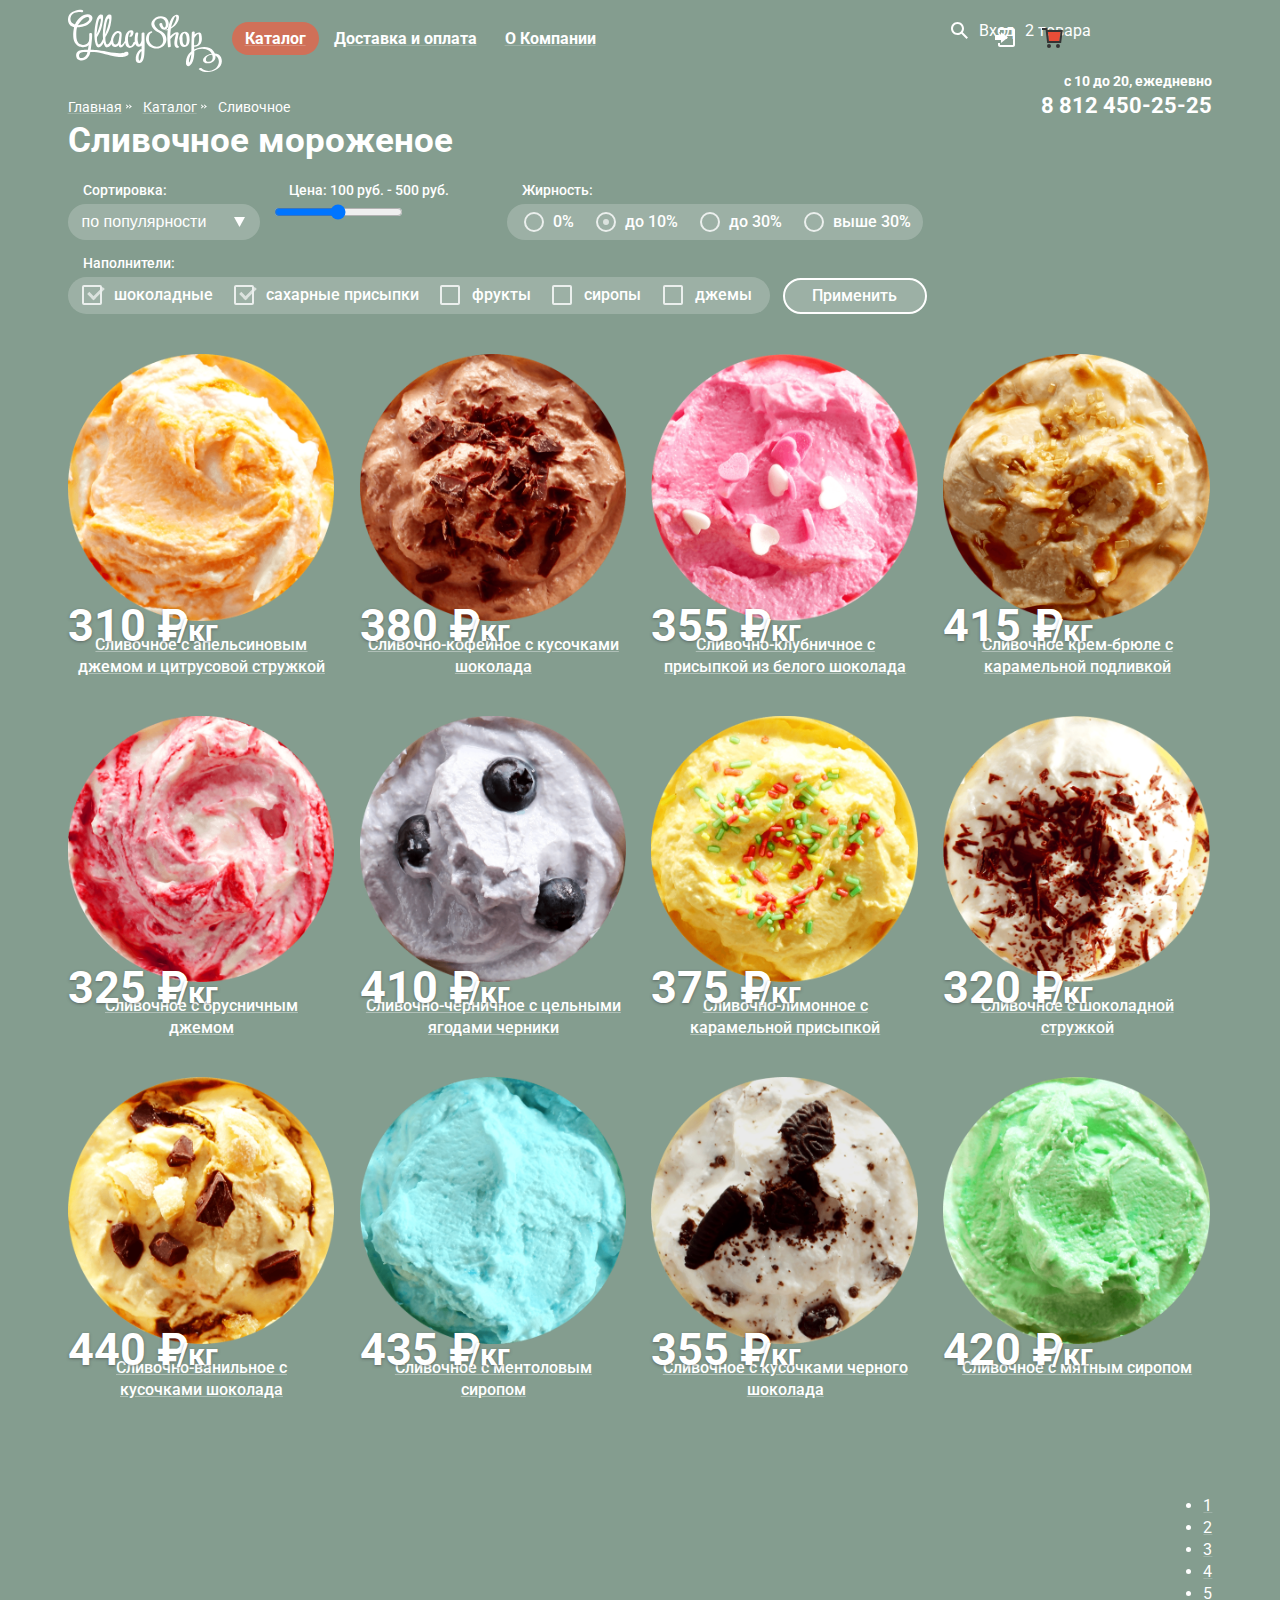
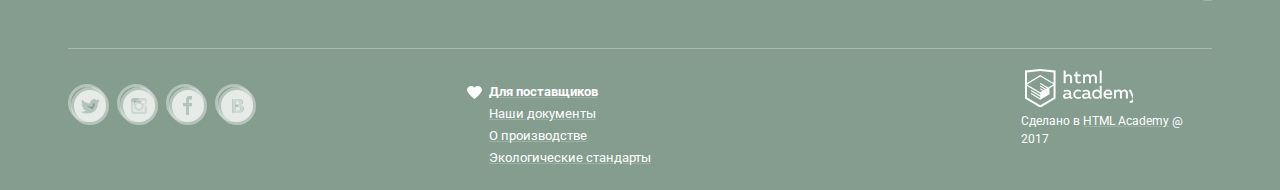
<file: gllacy-catalog.html>
<!DOCTYPE html>
<html lang="ru">
  <head>
    <meta charset="utf-8">
    <title>Магазин мороженого Глейси</title>
    <link href="https://fonts.googleapis.com/css?family=Roboto:400,500,700&amp;subset=cyrillic" rel="stylesheet">
    <link href="css/normalize.css" rel="stylesheet">
    <link href="css/style.css"  type="text/css" rel="stylesheet">
  </head>
  <body>
    <div class="site-wrapper">
      <div class="content-wrapper">
        <header class="main-header">
          <div class="container">
            <div class="header-columns">
              <div class="main-header__main-navigation">
                <div class="logo-navigation">
                  <a class="logo-navigation__logo-field" href="gllacy-index.html">
                    <img class="logo-navigation__logo" src="img/logo.svg" width="154" height="64" alt="Логотип магазина Глейси">
                  </a>
                </div>
                <nav class="site-navigation">
                  <ul class="site-navigation__list">
                    <li class="site-navigation__item navigation-catalog">
                      <a class="site-navigation__link site-navigation__link--current" href="catalog.html">Каталог</a>
                      <ul class="navigation-catalog__sub-menu">
                        <li class="navigation-catalog__item">
                          <a class="navigation-catalog__link new-products" href="gllacy-catalog.html/new">Новинки</a>
                        </li>
                        <li class="navigation-catalog__item navigation-catalog__item--current">
                          <a class="navigation-catalog__link" href="gllacy-catalog.html">Сливочное</a>
                        </li>
                        <li class="navigation-catalog__item">
                          <a class="navigation-catalog__link" href="gllacy-catalog.html/sorbet">Щербеты</a>
                        </li>
                        <li class="navigation-catalog__item">
                          <a class="navigation-catalog__link" href="gllacy-catalog.html/frozen-ice">Фруктовый лед</a>
                        </li>
                        <li class="navigation-catalog__item">
                          <a class="navigation-catalog__link" href="gllacy-catalog.html/melorin">Мелорин</a>
                        </li>
                      </ul>
                    </li>
                    <li class="site-navigation__item">
                      <a class="site-navigation__link" href="delivery.html">Доставка и оплата</a>
                    </li>
                    <li class="site-navigation__item">
                      <a class="site-navigation__link" href="company-info.html">О Компании</a>
                    </li>
                  </ul>
                </nav>
              </div>
              <div class="main-header__user-navigation">
                <div class="search">
                  <div class="search__icon">
                    <span class="visually-hidden">Поиск</span>
                    <svg xmlns="http://www.w3.org/2000/svg" xmlns:xlink="http://www.w3.org/1999/xlink" width="17" height="17" viewBox="0 0 17 17"><image overflow="visible" width="17" height="17"/><path class="search__sign" fill="#FFF" d="M16.958 15.527L11.75 10.32C12.533 9.247 13 7.93 13 6.5 13 2.91 10.09 0 6.5 0S0 2.91 0 6.5 2.91 13 6.5 13c1.438 0 2.763-.473 3.84-1.263l5.204 5.204 1.414-1.413zM6.5 11C4.02 11 2 8.98 2 6.5S4.02 2 6.5 2 11 4.02 11 6.5 8.98 11 6.5 11z"/></svg>
                  </div>
                  <form class="search__form">
                    <label class="search__filed-name visually-hidden" for="search">Поиск</label>
                    <input class="search__field" type="search" id="search" name="search" placeholder="Что ищем?">
                  </form>
                </div>
                <div class="user-login">
                  <div class="user-login__enter">
                    <svg xmlns="http://www.w3.org/2000/svg" xmlns:xlink="http://www.w3.org/1999/xlink" width="21" height="19" viewBox="0 0 21 19" style="position: absolute; left: 16px; top: 6px;"><image overflow="visible" width="21" height="19"/><g fill="#FFF"><path class="login__sign" d="M6 14.875L12.917 9.5 6 4.125v2.917H-.042v4.917H6"/><path class="login__sign" d="M18 0H5C3.9 0 3 .9 3 2v2h2V2h13v15H5v-2H3v2c0 1.1.9 2 2 2h13c1.1 0 2-.9 2-2V2c0-1.1-.9-2-2-2z"/></g></svg>
                    Вход
                  </div>
                  <form class="user-login__form" action="https://echo.htmlacademy.ru" method="post">
                    <div class="user-login__email email">
                      <label class="email__value visually-hidden" for="login-email">Электронная почта</label>
                      <input class="email__field" id="login-email" type="text" name="login" autocomplete="on" placeholder="Электронная почта" required>
                    </div>
                    <div class="user-login__password password">
                      <label class="password__value visually-hidden"  for="login-password">Пароль</label>
                      <input class="password__filed" id="login-password" type="password" name="password" autocomplete="off" placeholder="Пароль" required>
                    </div>
                    <button class="button" type="submit">Войти</button>
                    <div class="user-login__password-info">
                      <a class="user-login__restore-password" href="restore.html">Забыли пароль?</a>
                      <a class="user-login__new-user" href="register.html">Новая регистрация</a>
                    </div>
                  </form>
                </div>
                <div class="cart cart--full">
                  <span class="visually-hidden" title="корзина">Корзина</span>
                  <div class="cart__total">
                    <svg version="1.1" id="Layer_1" xmlns="http://www.w3.org/2000/svg" xmlns:xlink="http://www.w3.org/1999/xlink" x="0px" y="0px" width="21px" height="20px" viewBox="0 0 21 20" style="position: absolute; left: 17px; top: 6px;" enable-background="new 0 0 21 20" xml:space="preserve"><polygon fill="#E84D37" points="5.888,4.031 6.922,13 17.372,13 18.548,4.031 "/><circle fill="#343434" cx="6.984" cy="18" r="2"/><circle fill="#343434" cx="15.984" cy="18" r="2"/><path fill="#343434" d="M5.657,2.031L5.422,0H0v2h3.64l1.5,13h13.988l1.699-12.969H5.657z M17.372,13H6.922L5.888,4.031h12.66 L17.372,13z"/></svg>
                    2 товара
                  </div>
                  <div class="cart__form">
                    <div class="cart__list">
                      <ul class="cart__item item-details">
                        <li class="item-details__delete">
                          <button class="item-details__delete-button" type="button" title="Удалить" value="удалить">
                            <span class="visually-hidden">Удалить</span>
                          </button>
                        </li>
                        <li class="item-details__view">
                          <img class="item-details__small-picture" src="img/cart-icecream-orange.png" width="33" height="33" alt="Пломбир с апельсиновым джемом">
                        </li>
                        <li class="item-details__name">Пломбир с апельсиновым джемом</li>
                        <li class="item-details__weight">1,5 кг</li>
                        <li class="item-details__multiply">x</li>
                        <li class="item-details__price">200 руб.</li>
                        <li class="item-details__total-price">300 руб.</li>
                      </ul> 
                      <ul class="cart__item item-details">
                        <li class="item-details__delete">
                          <button class="item-details__delete-button" type="button" title="Удалить" value="удалить">
                            <span class="visually-hidden">Удалить</span>
                          </button>
                        </li>
                        <li class="item-details__view">
                          <img class="item-details__view-small-picture" src="img/cart-icecream-strawberry.png" width="33" height="33" alt="Клубничный пломбир с присыпкой из белого шоколада">
                        </li>
                        <li class="item-details__name">Клубничный пломбир с присыпкой из белого шоколада</li>
                        <li class="item-details__weight">1,5 кг</li>
                        <li class="item-details__multiply">x</li>
                        <li class="item-details__price">300 руб.</li>
                        <li class="item-details__total-price">450 руб.</li> 
                      </ul>
                      <ul class="cart__summary total">
                        <li class="total__title">Итого:</li>
                        <li class="total__amount">750 руб.</li>
                      </ul>
                    </div>
                    <button class="button" type="submit">Оформить заказ</button>
                  </div>
                </div>
              </div>
            </div>
            <div class="working-information">
              <p class="working-information__hours">с 10 до 20, ежедневно</p>
              <p class="working-information__tel">8 812 450-25-25</p>
            </div> 
          </div>
        </header>
        <main class="main-content">
          <div class="container">
            <ul class="breadcrumbs">
              <li class="breadcrumbs__item">
                <a class="breadcrumbs__link" href="gllacy-index.html">Главная</a>
              </li>
              <li class="breadcrumbs__item">
                <a class="breadcrumbs__link" href="catalog.html">Каталог</a>
              </li>
              <li class="breadcrumbs__item breadcrumbs-current">Сливочное</li>
            </ul>
            <h1 class="main-content__page-title">Сливочное мороженое</h1>
            <section class="filters">
              <h2 class="filters__title visually-hidden">Фильтр товаров</h2>
              <form class="filters__form filter" action="https://echo.htmlacademy.ru" method="get">
                <fieldset class="filter__section filter__section--layout">
                  <legend class="filter__title">Сортировка:</legend>
                  <select class="filter__options options options--layout" name="option">
                    <option class="options__item" value="best-sellers">по популярности</option>
                    <option class="options__item" value="cheap">сначала недорогие</option>
                    <option class="options__item" value="expensive">сначала дорогие</option>
                    <option class="options__item" value="fat-control">по жирности</option>
                  </select>
                </fieldset>
                <fieldset class="filter__section filter__section--range">
                  <legend class="filter__title ">Цена: 100 руб. - 500 руб.</legend>
                  <input class="filter__options options options--range" type="range" min="100" max="500" step="5" name="price">
                </fieldset>
                <fieldset class="filter__section filter__section--fat">
                  <legend class="filter__title">Жирность:</legend>
                  <ul class="filter__options options options--fat">
                    <li class="options__item">
                      <label class="options__value options__value--fat" for="filter-fat-0">
                        <input class="options__field options__field--fat visually-hidden" type="radio" id="filter-fat-0" name="fat-content" value="0">
                        <span class="options__radio"></span>
                        0%
                      </label>
                    </li>
                     <li class="options__item">
                      <label class="options__value options__value--fat" for="filter-fat-0-10">
                        <input class="options__field options__field--fat visually-hidden" type="radio" id="filter-fat-0-10" name="fat-content" value="below-10" checked>
                        <span class="options__radio"></span>
                        до 10%
                      </label>
                    </li>
                     <li class="options__item">
                      <label class="options__value options__value--fat" for="filter-fat-10-30">
                        <input class="options__field options__field--fat visually-hidden" type="radio" id="filter-fat-10-30" name="fat-content" value="10-30">
                        <span class="options__radio"></span>
                        до 30%
                      </label>
                    </li>
                     <li class="options__item">
                      <label class="options__value options__value--fat" for="filter-fat-30">
                        <input class="options__field options__field--fat visually-hidden" type="radio" id="filter-fat-30" name="fat-content" value="30-up">
                        <span class="options__radio"></span>
                        выше 30%
                      </label>
                    </li>
                  </ul>
                </fieldset>
                <fieldset class="filter__section filter__section--stuffing">
                  <legend class="filter__title">Наполнители:</legend>
                  <ul class="filter__options options options--stuffing">
                    <li class="options__item">
                      <label class="options__value options__value--stuffing" for="filter-chocolate">
                        <input class="options__field options__field--stuffing visually-hidden" type="checkbox" id="filter-chocolate" name="chocolate" checked>
                        <span class="options__checkbox"></span>
                        шоколадные
                      </label>
                    </li>
                    <li class="options__item">
                      <label class="options__value options__value--stuffing" for="filter-sugar-powder">
                        <input class="options__field options__field--stuffing visually-hidden" type="checkbox" id="filter-sugar-powder" name="sugar-powder" checked>
                        <span class="options__checkbox"></span>
                        cахарные присыпки
                      </label>
                    </li>
                    <li class="options__item">
                      <label class="options__value options__value--stuffing" for="filter-fruits">
                        <input class="options__field options__field--stuffing visually-hidden" type="checkbox" id="filter-fruits" name="fruits">
                        <span class="options__checkbox"></span>
                        фрукты
                      </label>
                    </li>
                    <li class="options__item">
                      <label class="options__value options__value--stuffing" for="filter-syrup">
                        <input class="options__field options__field--stuffing visually-hidden" type="checkbox" id="filter-syrup" name="syrup">
                        <span class="options__checkbox"></span>
                        сиропы
                      </label>
                    </li>
                    <li class="options__item">
                      <label class="options__value options__value--stuffing" for="filter-jams">
                        <input class="options__field options__field--stuffing visually-hidden" type="checkbox" id="filter-jams" name="jams">
                        <span class="options__checkbox"></span>
                        джемы
                      </label>
                    </li>
                  </ul>
                </fieldset>
                <button class="button button--filter" type="submit">Применить</button>
              </form>
            </section>
            <section class="catalog catalog--inner">
              <h2 class="catalog__title visually-hidden">Каталог сливочного мороженного</h2>
              <div class="catalog-wrap">
                <div class="catalog__product product">
                  <a class="product__link" href="#">
                    <img class="product__view" src="img/cream-orange.png" width="267" height="267" alt="Сливочное с апельсиновым джемом и цитрусовой стружкой">
                    <h3 class="product__name">Сливочное с апельсиновым джемом и цитрусовой стружкой</h3>
                  </a>
                  <div class="product__price">310 ₽<span class="product__measure">/кг</span></div>
                  <div class="product__order">        
                    <a class="button button--product" href="#">Быстрый просмотр</a>
                  </div>
                </div>
                <div class="catalog__product product">
                  <a class="product__link" href="#">
                    <img class="product__view" src="img/cream-coffee-chocolate.png" width="267" height="267" alt="Сливочно-кофейное с кусочками шоколада">
                    <h3 class="product__name">Сливочно-кофейное с кусочками шоколада</h3>
                  </a>
                  <div class="product__price">380 ₽<span class="product__measure">/кг</span></div>
                  <div class="product__order"></div>
                  <div class="product__order"> 
                    <a class="button button--product" href="#">Быстрый просмотр</a>
                  </div>
                </div>
                <div class="catalog__product product">
                  <a class="product__link" href="#">
                    <img class="product__view" src="img/cream-strawberry-white-chocolate.png" width="267" height="267" alt="Сливочно-клубничное с присыпкой из белого шоколада">
                    <h3 class="product__name">Сливочно-клубничное с присыпкой из белого шоколада</h3>           
                  </a>
                  <div class="product__price">355 ₽<span class="product__measure">/кг</span></div>
                  <div class="product__order">   
                    <a class="button button--product" href="#">Быстрый просмотр</a>
                  </div>
                </div>
                <div class="catalog__product product">
                  <a class="product__link" href="#">
                    <img class="product__view" src="img/cream-creme-brulee-caramel.png" width="267" height="267" alt="Сливочное крем-брюле с карамельной подливкой">
                    <h3 class="product__name">Сливочное крем-брюле с карамельной подливкой</h3>
                  </a>
                  <div class="product__price">415 ₽<span class="product__measure">/кг</span></div>
                  <div class="product__order"> 
                    <a class="button button--product" href="#">Быстрый просмотр</a>
                  </div>
                </div>
                <div class="catalog__product product">
                  <a class="product__link" href="#">
                    <img class="product__view" src="img/cream-cowberry.png" width="267" height="267" alt="Сливочное с брусничным джемом">
                    <h3 class="product__name">Сливочное с брусничным джемом</h3>
                  </a>    
                  <div class="product__price">325 ₽<span class="product__measure">/кг</span></div>
                  <div class="product__order">  
                    <a class="button button--product" href="#">Быстрый просмотр</a>
                  </div>
                </div>
                <div class="catalog__product product">
                  <a class="product__link" href="#">
                    <img class="product__view" src="img/cream-blueberry.png" width="267" height="267" alt="Сливочно-черничное с цельными ягодами черники">
                    <h3 class="product__name">Сливочно-черничное с цельными ягодами черники</h3>        
                  </a>
                  <div class="product__price">410 ₽<span class="product__measure">/кг</span></div>
                  <div class="product__order">   
                    <a class="button button--product" href="#">Быстрый просмотр</a>
                  </div>
                </div>
                <div class="catalog__product product">
                  <a class="product__link" href="#">
                    <img class="product__view" src="img/cream-lemon.png" width="267" height="267" alt="Сливочно-лимонное с карамельной присыпкой">
                    <h3 class="product__name">Сливочно-лимонное с карамельной присыпкой</h3>
                  </a>           
                  <div class="product__price">375 ₽<span class="product__measure">/кг</span></div>
                  <div class="product__order">
                    <a class="button button--product" href="#">Быстрый просмотр</a>
                  </div>
                </div>
                <div class="catalog__product product">
                  <a class="product__link" href="#">
                    <img class="product__view" src="img/cream-chocolate-chips.png" width="267" height="267" alt="Сливочное с шоколадной стружкой">
                    <h3 class="product__name">Сливочное с шоколадной стружкой</h3>
                  </a>
                  <div class="product__price">320 ₽<span class="product__measure">/кг</span></div>            
                  <div class="product__order">
                    <a class="button button--product" href="#">Быстрый просмотр</a>
                  </div>
                </div>
                <div class="catalog__product product">
                  <a class="product__link" href="#">
                    <img class="product__view" src="img/cream-vanilla-chocolate-chips.png" width="267" height="267" alt="Сливочно-ванильное с кусочками шоколада"> 
                    <h3 class="product__name">Сливочно-ванильное с кусочками шоколада</h3>
                  </a>
                  <div class="product__price">440 ₽<span class="product__measure">/кг</span></div>
                  <div class="product__order">              
                    <a class="button button--product" href="#">Быстрый просмотр</a>
                  </div>
                </div>
                <div class="catalog__product product">
                  <a class="product__link" href="#">
                    <img class="product__view" src="img/cream-menthol.png" width="267" height="267" alt="Сливочноe с ментоловым сиропом">
                    <h3 class="product__name">Сливочноe с ментоловым сиропом</h3>
                  </a>            
                  <div class="product__price">435 ₽<span class="product__measure">/кг</span></div>
                  <div class="product__order">             
                    <a class="button button--product" href="#">Быстрый просмотр</a>
                  </div>
                </div>
                <div class="catalog__product product">
                  <a class="product__link" href="#">
                    <img class="product__view" src="img/cream-dark-chocolate-chips.png" width="267" height="267" alt="Сливочное с кусочками черного шоколада">
                    <h3 class="product__name">Сливочное с кусочками черного шоколада</h3>
                  </a>            
                  <div class="product__price">355 ₽<span class="product__measure">/кг</span></div>
                  <div class="product__order">              
                    <a class="button button--product" href="#">Быстрый просмотр</a>
                  </div>
                </div>
                <div class="catalog__product product">
                  <a class="product__link" href="#">
                    <img class="product__view" src="img/cream-mint.png" width="267" height="267" alt="Сливочное с мятным сиропом">
                    <h3 class="product__name">Сливочное с мятным сиропом</h3>
                  </a>
                  <div class="product__price">420 ₽<span class="product__measure">/кг</span></div>
                  <div class="product__order">              
                    <a class="button button--product" href="#">Быстрый просмотр</a>
                  </div>
                </div>
              </div>
              <div class="paginator">
                <a class="pagination-list__previous">
                  <span class="visually-hidden">Назад</span>
                </a>
                <ul class="pagination-list">
                  <li class="pagination-list__item">
                    <a class="pagination-list__link pagination-list__link--current">1</a>
                  </li>
                  <li class="pagination-list__item">
                    <a class="pagination-list__link" href="#">2</a>
                  </li>
                  <li class="pagination-list__item">
                    <a class="pagination-list__link" href="#">3</a>
                  </li>
                  <li class="pagination-list__item">
                    <a class="pagination-list__link" href="#">4</a>
                  </li>
                  <li class="pagination-list__item">
                    <a class="pagination-list__link" href="#">5</a>
                  </li>
                </ul>
                <a href="page-next.html" class="pagination-list__next">
                  <span class="visually-hidden">Вперед</span>
                </a>
              </div>
            </section>
          </div>
        </main>
        <footer class="main-footer">
          <div class="container container--footer">
            <div class="footer-social">
              <ul class="footer-social__list">
                <li class="footer-social__item">
                  <a class="footer-social__link social-button social-button--twitter" href="https://www.https://twitter.com/gllacy-shop">
                    <span class="visually-hidden">Твиттер</span>
                    <svg xmlns="http://www.w3.org/2000/svg" width="38" height="38" viewBox="-3 -3 38 38" stroke="white" stroke-width="6" stroke-opacity="0.5"><path class="footer-social__icon" fill="#FFF"  d="M16 0C7.164 0 0 7.164 0 16c0 8.837 7.164 16 16 16 8.837 0 16-7.163 16-16 0-8.836-7.163-16-16-16zm7.944 12.81c-.25 6.515-3.463 10.83-10.992 10.7h-.487c-.447 0-4.543-.442-5.344-1.822 2.48.19 4.247-.406 5.12-1.136-1.048-.29-2.923-.46-3.25-2.848.383.104.617.22 1.298.113-1.307-.824-2.758-1.52-2.68-3.643.312.317 1.165.518 1.46.457-.767-.232-2.148-3.243-.973-4.78 1.984 1.79 4.075 3.482 7.804 3.643.228-2.214 1.24-3.7 3.17-4.325 1.84-.48 3.254.26 3.9 1.138.737-.224 1.453-.466 2.193-.685-.004.834-.57 1.464-.935 1.71.747.165 1.423-.475 1.423-.475-.183.963-1.093 1.725-1.706 1.954z"/></svg>
                  </a>
                </li>
                <li class="footer-social__item">
                  <a class="footer-social__link social-button social-button--instagram" href="https://www.instagram.com/gllacy-shop/">
                    <span class="visually-hidden">Инстаграм</span>
                    <svg xmlns="http://www.w3.org/2000/svg" width="38" height="38" viewBox="-3 -3 38 38" stroke="white" stroke-width="6" stroke-opacity="0.5"><g fill="#FFF"><path class="footer-social__icon" d="M20.916 16c0 2.728-2.21 4.938-4.938 4.938s-4.94-2.21-4.94-4.938c0-.394.052-.773.14-1.14h-.898v6.838h11.396V14.86h-.897c.085.367.136.746.136 1.14z"/><path d="M15.978 18.66c1.466 0 2.66-1.194 2.66-2.66s-1.194-2.66-2.66-2.66c-1.466 0-2.66 1.194-2.66 2.66s1.193 2.66 2.66 2.66zM18.637 10.302h3.04v3.04h-3.04z"/><path d="M16 0C7.164 0 0 7.164 0 16c0 8.837 7.164 16 16 16 8.837 0 16-7.163 16-16 0-8.836-7.163-16-16-16zm7.955 21.698c0 1.254-1.025 2.28-2.28 2.28H10.28c-1.254 0-2.28-1.026-2.28-2.28V10.302c0-1.253 1.026-2.28 2.28-2.28h11.395c1.254 0 2.28 1.027 2.28 2.28v11.396z"/></g></svg>
                  </a>
                </li>
                <li class="footer-social__item">
                  <a class="footer-social__link social-button social-button--facebook" href="https://www.facebook.com/gllacy-shop">
                    <span class="visually-hidden">Фейсбук</span>
                    <svg xmlns="http://www.w3.org/2000/svg" width="38" height="38" viewBox="-3 -3 38 38" stroke="white" stroke-width="6" stroke-opacity="0.5"><path class="footer-social__icon" fill="#FFF" d="M16 0C7.164 0 0 7.163 0 16s7.164 16 16 16c8.837 0 16-7.164 16-16S24.837 0 16 0zm4.062 9.455h-3.02V12.9h3.02v3.444h-3.02v8.61H14.02v-8.61H11V12.9h3.02V9.454c0-1.902 1.354-3.445 3.022-3.445h3.02v3.445z"/></svg>
                  </a>
                </li>
                <li class="footer-social__item">
                  <a class="footer-social__link social-button social-button--vkontakte" href="https://vk.com/gllacy-shop">
                    <span class="visually-hidden">Вконтакте</span>
                    <svg xmlns="http://www.w3.org/2000/svg" width="38" height="38" viewBox="-3 -3 38 38" stroke="white" stroke-width="6" stroke-opacity="0.5"><g fill="#FFF"><path class="footer-social__icon" d="M16.637 14.495c.402-.02.72-.082.95-.188.327-.145.54-.33.642-.56.1-.228.15-.495.15-.796 0-.23-.06-.464-.175-.696-.116-.232-.322-.405-.617-.517-.264-.1-.592-.155-.984-.165-.392-.01-.943-.014-1.652-.014h-.34v2.965h.566c.57 0 1.057-.01 1.46-.028zM18.118 17.084c-.282-.08-.672-.125-1.166-.132-.494-.006-1.012-.01-1.55-.01h-.79v3.494h.264c1.014 0 1.74-.003 2.18-.01.438-.006.843-.087 1.212-.244.377-.157.633-.364.774-.625s.214-.562.214-.9c0-.446-.088-.788-.26-1.03-.17-.24-.465-.423-.878-.543z"/><path class="footer-social__icon" d="M16 0C7.164 0 0 7.164 0 16c0 8.837 7.164 16 16 16 8.837 0 16-7.163 16-16 0-8.836-7.163-16-16-16zm6.602 20.53c-.273.534-.646.977-1.124 1.328-.552.415-1.16.71-1.823.886s-1.5.264-2.52.264h-6.12V8.988h5.443c1.13 0 1.957.037 2.48.112.524.076 1.045.242 1.56.5.534.27.93.632 1.19 1.087.26.455.392.975.392 1.558 0 .678-.18 1.278-.536 1.795-.358.518-.863.92-1.517 1.208v.075c.917.182 1.642.56 2.18 1.13.536.57.806 1.325.806 2.26 0 .68-.138 1.284-.41 1.818z"/></g></svg>
                  </a>
                </li>
              </ul>
            </div>
            <nav class="footer-navigation">
              <ul class="footer-navigation__list">
                <li class="footer-navigation__item">
                  <a class="footer-navigation__link information-for-suppliers" href="#">Для поставщиков</a>
                </li>
                <li class="footer-navigation__item"> 
                  <a class="footer-navigation__link" href="#">Наши документы</a>
                </li>
                <li class="footer-navigation__item">
                  <a class="footer-navigation__link about-manufacture" href="#">О производстве</a>
                </li>
                <li class="footer-navigation__item">
                  <a class="footer-navigation__link" href="#">Экологические стандарты</a>
                </li>
              </ul>
            </nav>
            <div class="footer-copyright">
              <img class="footer-copyright__logo" src="img/logo-htmlacademy.svg" height="39" width="108" alt="Логотип разработчика HTML Academy">
              <span class="footer-copyright__details">
                Сделано в
                <a class="footer-copyright__link" href="https://htmlacademy.ru/intensive/htmlcss">HTML Academy</a> @ 2017
              </span>
            </div>
          </div>
        </footer>
      </div>
    </div>
  </body>
</html>
</file>
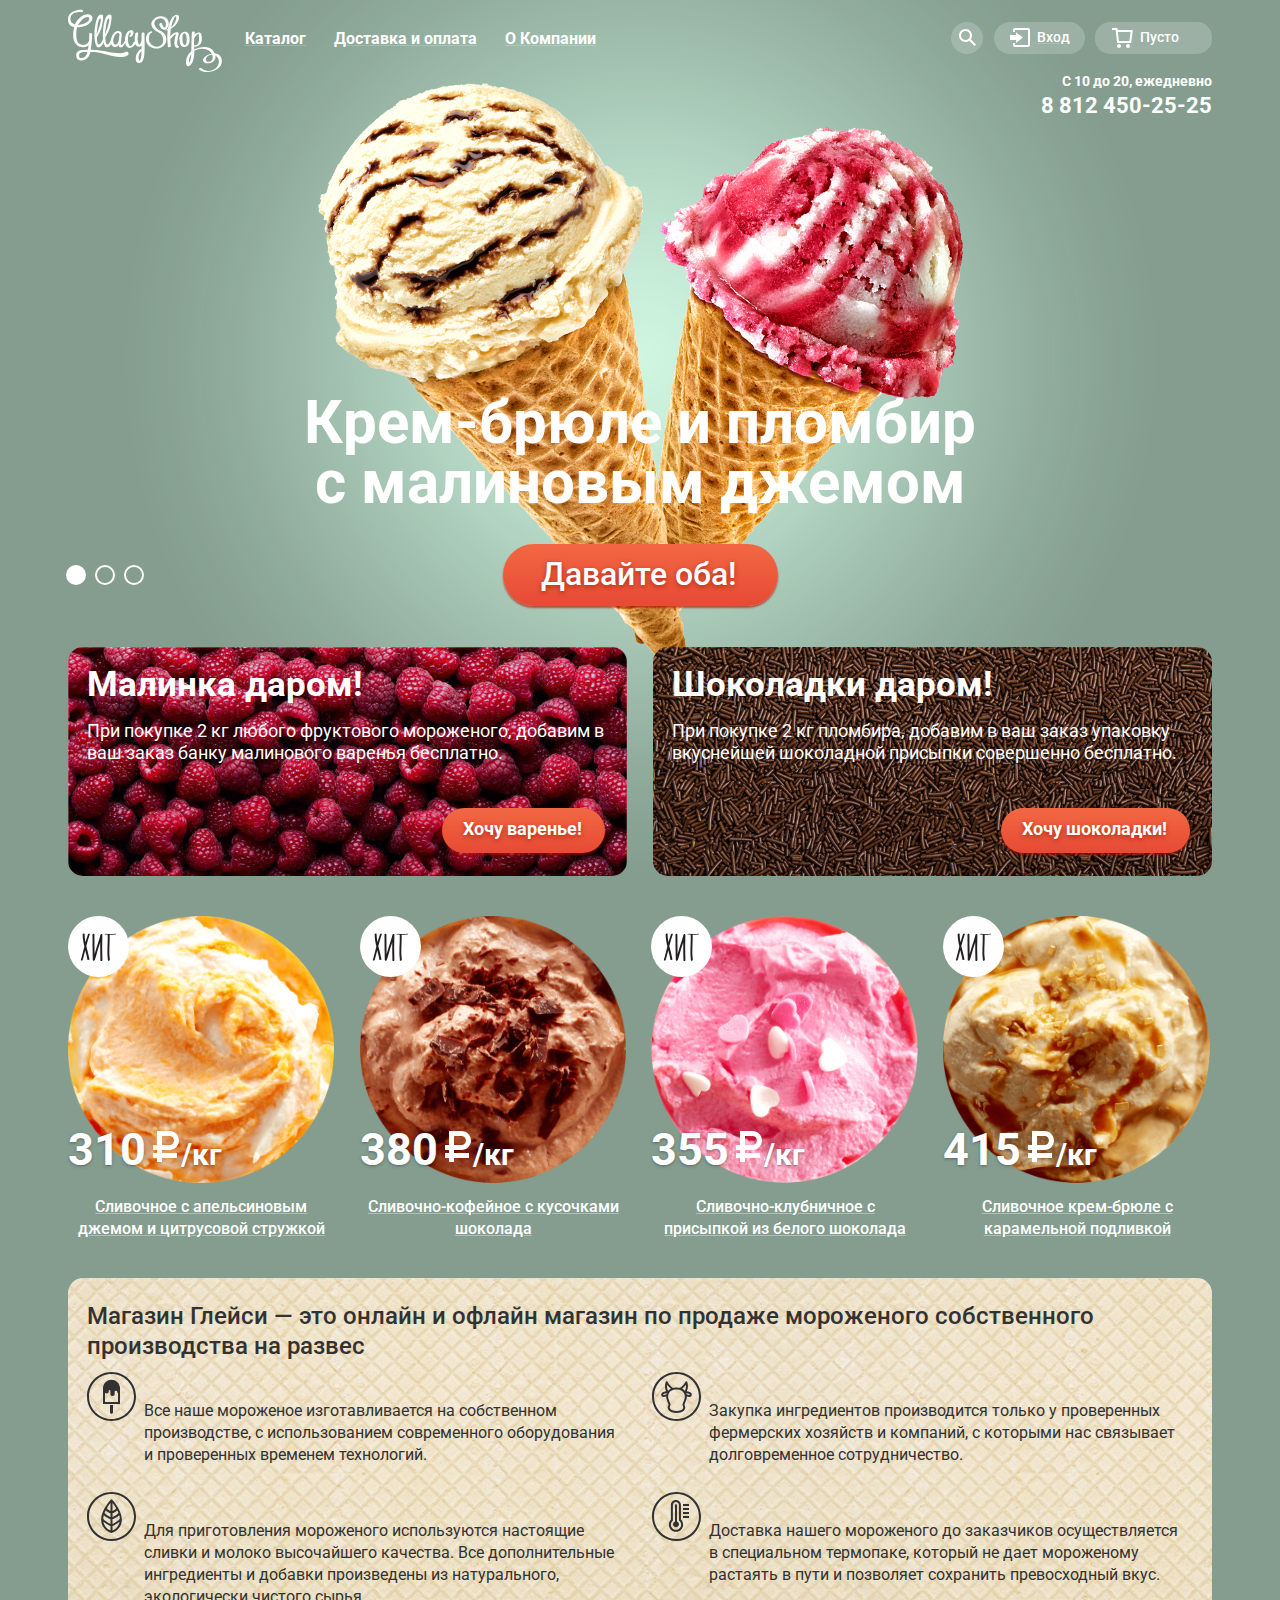
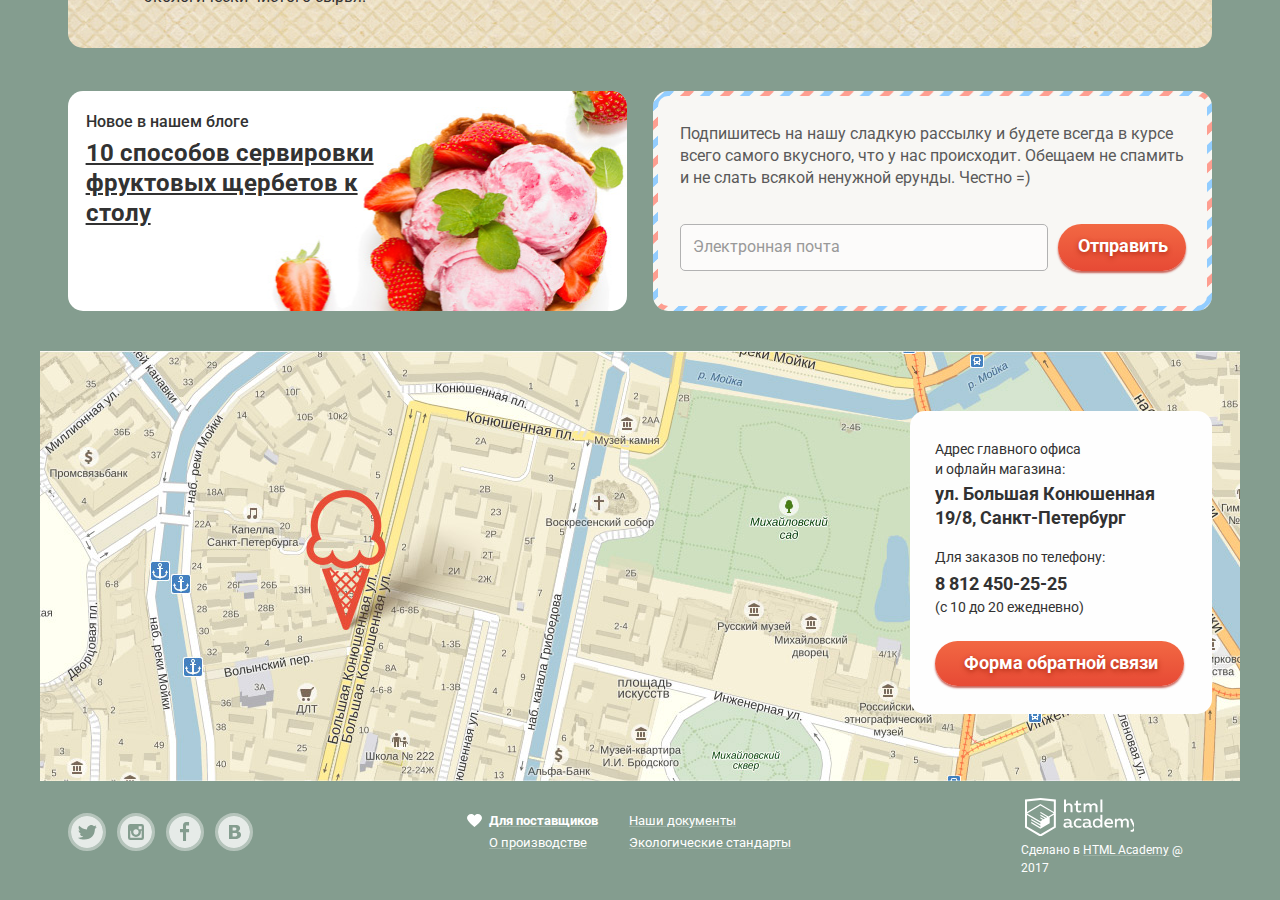
<file: gllacy-index.html>
<!DOCTYPE html>
<html lang="ru">
  <head>
    <meta charset="utf-8">
    <title>Магазин мороженого Глейси</title>
    <link href="https://fonts.googleapis.com/css?family=Roboto:400,500,700&amp;subset=cyrillic" rel="stylesheet">
    <link href="css/normalize.css" rel="stylesheet">
    <link href="css/style.min.css"  type="text/css" rel="stylesheet">
  </head>
  <body>
    <input class="slider slider__radio" type="radio" id="btn-1" name="toggle" checked>
    <input class="slider slider__radio" type="radio" id="btn-2" name="toggle">
    <input class="slider slider__radio" type="radio" id="btn-3" name="toggle">
    <div class="site-wrapper site-wrapper--index">
      <div class="content-wrapper">
        <header class="main-header">
          <div class="container">
            <div class="header-columns">
              <div class="main-header__main-navigation">
                <div class="logo-navigation">
                  <a class="logo-navigation__logo-field">
                    <img class="logo-navigation__logo" src="img/logo.svg" width="154" height="64" alt="Логотип магазина Глейси">
                  </a>
                </div>
                <nav class="site-navigation">
                  <ul class="site-navigation__list">
                    <li class="site-navigation__item navigation-catalog">
                      <a class="site-navigation__link" href="catalog.html">Каталог</a>
                      <ul class="navigation-catalog__sub-menu">
                        <li class="navigation-catalog__item">
                          <a class="navigation-catalog__link new-products" href="gllacy-catalog.html/new">Новинки</a>
                        </li>
                        <li class="navigation-catalog__item">
                          <a class="navigation-catalog__link" href="gllacy-catalog.html">Сливочное</a>
                        </li>
                        <li class="navigation-catalog__item"> 
                          <a class="navigation-catalog__link" href="gllacy-catalog.html/sorbet">Щербеты</a>
                        </li>
                        <li class="navigation-catalog__item">
                          <a class="navigation-catalog__link" href="gllacy-catalog.html/frozen-ice">Фруктовый лед</a>
                        </li>
                        <li class="navigation-catalog__item">
                          <a class="navigation-catalog__link" href="gllacy-catalog.html/melorin">Мелорин</a>
                        </li>
                      </ul>
                    </li>
                    <li class="site-navigation__item">
                      <a class="site-navigation__link" href="delivery.html">Доставка и оплата</a>
                    </li>
                    <li class="site-navigation__item">
                      <a class="site-navigation__link" href="company-info.html">О Компании</a>
                    </li>
                  </ul>
                </nav>
              </div>
              <div class="main-header__user-navigation">
                <div class="search">
                  <a href="search.html" class="search__link">
                    <span class="visually-hidden">Поиск</span>
                    <svg xmlns="http://www.w3.org/2000/svg" xmlns:xlink="http://www.w3.org/1999/xlink" width="17" height="17" viewBox="0 0 17 17"><image overflow="visible" width="17" height="17"/><path class="search__icon" fill="#FFF" d="M16.958 15.527L11.75 10.32C12.533 9.247 13 7.93 13 6.5 13 2.91 10.09 0 6.5 0S0 2.91 0 6.5 2.91 13 6.5 13c1.438 0 2.763-.473 3.84-1.263l5.204 5.204 1.414-1.413zM6.5 11C4.02 11 2 8.98 2 6.5S4.02 2 6.5 2 11 4.02 11 6.5 8.98 11 6.5 11z"/></svg>
                  </a>
                  <form class="search__form">
                    <input class="search__field" type="search" id="search" name="search" placeholder="Что ищем?" required="">
                     <div class="search__label-box">
                      <label class="search__label" for="search">Что ищем?</label>
                    </div>
                  </form>
                </div>
                <div class="user-login">
                  <a href="gllacy-login.html" class="user-login__link">
                    <svg xmlns="http://www.w3.org/2000/svg" xmlns:xlink="http://www.w3.org/1999/xlink" width="21" height="19" viewBox="0 0 21 19" style="position: absolute; left: 16px; top: 6px;"><image overflow="visible" width="21" height="19"/><g fill="#FFF"><path class="login__icon" d="M6 14.875L12.917 9.5 6 4.125v2.917H-.042v4.917H6"/><path class="login__icon" d="M18 0H5C3.9 0 3 .9 3 2v2h2V2h13v15H5v-2H3v2c0 1.1.9 2 2 2h13c1.1 0 2-.9 2-2V2c0-1.1-.9-2-2-2z"/></g></svg>
                    Вход
                  </a>
                  <form class="user-login__form" action="https://echo.htmlacademy.ru" method="post">
                    <div class="user-login__email email">
                      <input class="email__field" id="login-email" type="email" name="login" autocomplete="on" placeholder="Электронная почта" required>
                      <div class="email__label-box">
                        <label class="email__label" for="login-email">
                          Электронная почта
                        </label>
                      </div>
                    </div>
                    <div class="user-login__password password">
                      <input class="password__field" id="login-password" type="password" name="password" autocomplete="off" placeholder="Пароль" required>
                      <div class="password__label-box">
                        <label class="password__label"  for="login-password">
                          Пароль
                        </label>
                      </div>
                    </div>
                    <div class="user-login__footer">
                      <button class="button button--login" type="submit">Войти</button>
                      <div class="user-login__password-info">
                        <a class="user-login__restore-password" href="restore.html">Забыли пароль?</a>
                        <a class="user-login__new-user" href="register.html">Новая регистрация</a>
                      </div>
                    </div>
                  </form>
                </div>
                <div class="cart cart--empty">
                  <span class="visually-hidden" title="корзина">Корзина</span>
                  <a href="gllacy-cart.html" class="cart__link">
                    <svg xmlns="http://www.w3.org/2000/svg" width="21" height="20" viewBox="0 0 21 20" style="position: absolute; left: 17px; top: 6px;"><g fill="#FFF"><path class="cart__icon" d="M5.657 2.03L5.422 0H0v2h3.64l1.5 13h13.988l1.7-12.97H5.657zM17.372 13H6.922L5.888 4.03h12.66L17.372 13z"/><circle class="cart__icon" cx="6.984" cy="18" r="2"/><circle class="cart__icon" cx="15.984" cy="18" r="2"/></g></svg>
                    <span>Пусто</span>
                  </a>
                </div>
              </div>
            </div>
            <div class="working-information">
              <p class="working-information__hours">C 10 до 20, ежедневно</p>
              <p class="working-information__tel">8 812 450-25-25</p>
            </div>
          </div>
        </header>
        <div class="slider">
          <h2 class="slider__title visually-hidden">Идеальные сочетания мороженого от магазина мороженого Глейси</h2>
          <div class="slider__item" id="slide1">
            <div class="slider__title">Крем-брюле и пломбир с малиновым джемом</div>
            <a class="button button--slide" href="#">Давайте оба!</a>
          </div>
          <div class="slider__item" id="slide2">
            <div class="slider__title">Шоколадный пломбир и лимонный сорбет</div>
            <a class="button button--slide" href="#">Давайте оба!</a>
          </div>
          <div class="slider__item" id="slide3">
            <div class="slider__title">Пломбир с помадкой и клубничный щербет</div>
            <a class="button button--slide" href="#">Давайте оба!</a>
          </div>
          <div class="slider__controls">
            <label for="btn-1"></label>
            <label for="btn-2"></label>
            <label for="btn-3"></label>
          </div>
        </div>
        <main class="main-content">
          <div class="container">
            <h1 class="main-content__page-title visually-hidden">Магазин мороженого Глейси</h1>
            <section class="banners">
              <h2 class="banners__title visually-hidden">Промо-предложения магазина мороженого Глейси</h2>
              <div class="banners__item banners__item--raspberry">
                <h3 class="banners__item-title">Малинка даром!</h3>
                <p class="banners__offer">При покупке 2 кг любого фруктового мороженого, добавим в ваш заказ банку малинового варенья бесплатно.</p>
                <a class="button button--banners" href="#">Хочу варенье!</a>
              </div>
              <div class="banners__item banners__item--chocolate">
                <h3 class="banners__item-title">Шоколадки даром!</h3>
                <p class="banners__offer">При покупке 2 кг пломбира, добавим в ваш заказ упаковку вкуснейшей шоколадной присыпки совершенно бесплатно.</p>
                <a class="button button--banners" href="#">Хочу шоколадки!</a>
              </div>
            </section>
            <section class="catalog">
              <h2 class="catalog__title visually-hidden">Хит продаж мороженого магазина Глейси</h2>
              <div class="catalog__product product product--best-seller">
                <a class="product__link" href="product1.html">
                  <img class="product__view" src="img/cream-orange.png" width="267" height="267" alt="Сливочное с апельсиновым джемом и цитрусовой стружкой">
                  <div class="product__price">
                    310
                    <img class="product__currency" src="img/rus-ruble.svg" width="31" height="36" alt="Российский рубль">
                    <span class="product__measure">/кг</span>
                  </div>
                </a>
                <a class="product__link" href="product1.html">
                  <h3 class="product__name">Сливочное с апельсиновым джемом и цитрусовой стружкой </h3>
                </a>
                <div class="product__order">
                  <a class="button button--product" href="#" tabindex="-1">Быстрый просмотр</a>
                </div>
              </div>
              <div class="catalog__product product product--best-seller">
                <a class="product__link" href="#">
                  <img class="product__view" src="img/cream-coffee-chocolate.png" width="267" height="267" alt="Сливочно-кофейное с кусочками шоколада">
                  <div class="product__price">
                    380
                    <img class="product__currency" src="img/rus-ruble.svg" width="31" height="36" alt="Российский рубль">
                    <span class="product__measure">/кг</span>
                </div>
                </a>
                <a class="product__link" href="#">
                  <h3 class="product__name">Сливочно-кофейное с кусочками шоколада</h3>
                </a>
                <div class="product__order">
                  <a class="button button--product" href="#" tabindex="-1">Быстрый просмотр</a>
                </div>
              </div>
              <div class="catalog__product product product--best-seller">
                <a class="product__link" href="#">
                  <img class="product__view" src="img/cream-strawberry-white-chocolate.png" width="267" height="267" alt="Сливочно-клубничное с присыпкой из белого шоколада">
                  <div class="product__price">
                    355
                    <img class="product__currency" src="img/rus-ruble.svg" width="31" height="36" alt="Российский рубль">
                    <span class="product__measure">/кг</span>
                  </div>
                </a>
                <a class="product__link" href="#">
                  <h3 class="product__name">Сливочно-клубничное с присыпкой из белого шоколада</h3>
                </a>
                <div class="product__order">
                  <a class="button button--product" href="#" tabindex="-1">Быстрый просмотр</a>
                </div>
              </div>
              <div class="catalog__product product product--best-seller">
                <a class="product__link" href="#">
                  <img class="product__view" src="img/cream-creme-brulee-caramel.png" width="267" height="267" alt="Сливочное крем-брюле с карамельной подливкой">
                  <div class="product__price">
                    415
                    <img class="product__currency" src="img/rus-ruble.svg" width="31" height="36" alt="Российский рубль">
                    <span class="product__measure">/кг</span>
                </div>
                </a>
                <a class="product__link" href="#">
                  <h3 class="product__name">Сливочное крем-брюле с карамельной подливкой</h3>
                </a>
                <div class="product__order">
                  <a class="button button--product" href="#" tabindex="-1">Быстрый просмотр</a>
                </div>
              </div>
            </section>
            <section class="features">
              <h2 class="features__title visually-hidden">Преимущества магазина Глейси</h2>
              <p class="features__shop-describtion">Магазин Глейси — это онлайн и офлайн магазин по продаже мороженого собственного производства на развес</p>
              <div class="features-wrap">
                <div class="features__item features__item--production">
                  <p class="features__item-details">Все наше мороженое изготавливается на собственном производстве, с использованием современного оборудования и проверенных временем технологий.</p>
                </div>
                <div class="features__item features__item--suppliers">
                  <p class="features__item-details">Закупка ингредиентов  производится только у проверенных фермерских хозяйств и компаний, с которыми нас связывает долговременное сотрудничество.</p>
                </div>
                <div class="features__item features__item--materials">
                  <p class="features__item-details">Для приготовления мороженого используются настоящие сливки и молоко высочайшего качества. Все дополнительные ингредиенты и добавки произведены из натурального, экологически чистого сырья.</p>
                </div>
                <div class="features__item features__item--package">
                  <p class="features__item-details">Доставка нашего мороженого до заказчиков осуществляется в специальном термопаке, который не дает мороженому растаять в пути и позволяет сохранить превосходный вкус.</p>
                </div>
              </div>
            </section>
            <div class="news">
              <article class="news__item news__item--blog">
                <h2 class="news__section">Новое в нашем блоге</h2>
                <a class="news__link" href="gllacy-blog.html/10-variation-sorbet-dressing">
                  <h3 class="news__title">10 способов сервировки фруктовых щербетов к столу</h3>
                </a>
              </article>
              <section class="news__item news__item--subscription">
                <div class="news__wrap">
                  <h2 class="news__section visually-hidden">Подписка на новости магазина Глейси</h2>
                  <form class="news__form subscription-form" action="https://echo.htmlacademy.ru" method="post">
                    <p class="subscription-form__greeteting">Подпишитесь на нашу сладкую рассылку и будете всегда в курсе всего самого вкусного, что у нас происходит. Обещаем не спамить и не слать всякой ненужной ерунды. Честно =)</p>
                    <div class="subscription-form__wrapper">
                      <div class="subscription-form__field">
                        <input class="subscription-form__email" id="subscription-email" type="email" name="email"  placeholder="Электронная почта" required>
                        <div class="subscription-form__label-box">
                          <label class="subscription-form__label" for="subscription-email">
                            Электронная почта
                          </label>
                        </div>
                      </div>
                      <button class="button button--subscription" type="submit">Отправить</button>
                    </div>
                  </form>
                </div>
              </section>
            </div>
          </div>
        </main>
        <section class="contacts">
          <iframe class="contacts__map map" src="https://www.google.com/maps/embed?pb=!1m14!1m8!1m3!1d1998.5991032728616!2d30.3216802!3d59.9387942!3m2!1i1024!2i768!4f13.1!3m3!1m2!1s0x4696310fca5ba729%3A0xea9c53d4493c879f!2z0JHQvtC70YzRiNCw0Y8g0JrQvtC90Y7RiNC10L3QvdCw0Y8g0YPQuy4sIDE5LCDQodCw0L3QutGCLdCf0LXRgtC10YDQsdGD0YDQsywgMTkxMTg2!5e0!3m2!1sru!2sru!4v1505050597119" width="600" height="430" style="border:0" allowfullscreen></iframe>
            <span class="visually-hidden">Главный офис и магазин по адресу ул. Большая Конюшенная 19/8, Санкт-Петербург"</span>
            <div class="contacts__details shop-contacts">
              <h2 class="shop-contacts__title visually-hidden">Контакты магазина Глейси</h2>
              <h3 class="shop-contacts__subtitle">
                Адрес главного офиса<br>
                и офлайн магазина:
              </h3>
              <p class="shop-contacts__address">
                ул. Большая Конюшенная<br>
                19/8, Санкт-Петербург
              </p>
              <h3 class="shop-contacts__subtitle shop-contacts__subtitle--tel">Для заказов по телефону:</h3>
              <p class="shop-contacts__tel">8 812 450-25-25</p>
              <p class="shop-contacts__working-hours">(с 10 до 20 ежедневно)</p>
              <a class="button button--contacts" href="gllacy-feedback.html">Форма обратной связи</a>
            </div>

        </section>
        <div class="modal-feedback modal">
          <div class="modal-feedback__dialog">
            <h2 class="modal-feedback__title visually-hidden">Форма обратной связи магазина Глейси</h2>
            <p class="modal-feedback__greeting">Мы обязательно вам ответим!</p>
            <form class="modal-feedback__form feedback-form" action="https://echo.htmlacademy.ru" method="post">
              <div class="feedback-form__user">
                <input class="feedback-form__user-field" id="user-name" type="text" name="user-name" placeholder="Как вас зовут?" required>
                <div class="feedback-form__label-box">
                  <label class="feedback-form__label" for="user-name">
                    Как вас зовут?
                  </label>
                </div>
              </div>
              <div class="feedback-form__email">
                <input class="feedback-form__email-field" id="user-email" type="email" name="email"  placeholder="Ваша почта для ответа?" required>
                <div class="feedback-form__label-box">
                  <label class="feedback-form__label" for="user-email">
                    Ваша почта для ответа?
                  </label>
                </div>
              </div>
              <div class="feedback-form__feedback">
                <textarea class="feedback-form__feedback-field" name="user-feedback" id="user-feedback" placeholder="Напишите что-нибудь..." rows="5" required></textarea>
                <div class="feedback-form__label-box">
                  <label class="feedback-form__label feedback-form__label--feedback" for="user-feedback">
                    Напишите что-нибудь...
                  </label>
                </div>
              </div>
              <button class="button button--modal" type="submit">Отправить</button>
            </form>
            <button class="modal-feedback__close" type="button" title="Закрыть">Закрыть</button>
          </div>
        </div>
        <footer class="main-footer">
          <div class="container container--footer">
            <div class="footer-social">
              <ul class="footer-social__list">
                <li class="footer-social__item">
                  <a class="footer-social__link social-button social-button--twitter" href="https://www.https://twitter.com/gllacy-shop">
                    <span class="visually-hidden">Твиттер</span>
                    <svg xmlns="http://www.w3.org/2000/svg" width="32" height="32" viewBox="0 0 32 32"><defs><filter id="inner-shadow-twitter"><feOffset in="SourceAlpha" dx="0" dy="2" /><feGaussianBlur result="blurOut" stdDeviation="1" /><feFlood flood-color="rgb(136, 136, 136)" result="floodOut" /><feComposite operator="out" in="floodOut" in2="blurOut" result="compOut" /><feComposite operator="in" in="compOut" in2="SourceAlpha" /><feComponentTransfer><feFuncA type="linear" slope="1"/></feComponentTransfer><feBlend mode="normal" in2="SourceGraphic" /></filter></defs><path class="footer-social__icon" fill="#FFF"  d="M16 0C7.164 0 0 7.164 0 16c0 8.837 7.164 16 16 16 8.837 0 16-7.163 16-16 0-8.836-7.163-16-16-16zm7.944 12.81c-.25 6.515-3.463 10.83-10.992 10.7h-.487c-.447 0-4.543-.442-5.344-1.822 2.48.19 4.247-.406 5.12-1.136-1.048-.29-2.923-.46-3.25-2.848.383.104.617.22 1.298.113-1.307-.824-2.758-1.52-2.68-3.643.312.317 1.165.518 1.46.457-.767-.232-2.148-3.243-.973-4.78 1.984 1.79 4.075 3.482 7.804 3.643.228-2.214 1.24-3.7 3.17-4.325 1.84-.48 3.254.26 3.9 1.138.737-.224 1.453-.466 2.193-.685-.004.834-.57 1.464-.935 1.71.747.165 1.423-.475 1.423-.475-.183.963-1.093 1.725-1.706 1.954z"/></svg>
                  </a>
                </li>
                <li class="footer-social__item">
                  <a class="footer-social__link social-button social-button--instagram" href="https://www.instagram.com/gllacy-shop/">
                    <span class="visually-hidden">Инстаграм</span>
                    <svg xmlns="http://www.w3.org/2000/svg" width="32" height="32" viewBox="0 0 32 32"><defs><filter id="inner-shadow-instagram"><feOffset in="SourceAlpha" dx="0" dy="2" /><feGaussianBlur result="blurOut" stdDeviation="1" /><feFlood flood-color="rgb(136, 136, 136)" result="floodOut" /><feComposite operator="out" in="floodOut" in2="blurOut" result="compOut" /><feComposite operator="in" in="compOut" in2="SourceAlpha" /><feComponentTransfer><feFuncA type="linear" slope="1"/></feComponentTransfer><feBlend mode="normal" in2="SourceGraphic" /></filter></defs><g fill="#FFF"><path class="footer-social__icon" d="M20.916 16a4.938 4.938 0 1 1-9.877 0c0-.394.051-.773.138-1.14h-.897v6.838h11.396V14.86h-.897c.086.367.137.746.137 1.14z"/><path class="footer-social__icon" d="M15.978 18.659c1.466 0 2.659-1.193 2.659-2.659s-1.193-2.659-2.659-2.659c-1.466 0-2.659 1.193-2.659 2.659s1.192 2.659 2.659 2.659zM18.637 10.302h3.039v3.039h-3.039z"/><path class="footer-social__icon" d="M16 0C7.164 0 0 7.164 0 16c0 8.837 7.164 16 16 16 8.837 0 16-7.163 16-16 0-8.836-7.163-16-16-16zm7.955 21.698a2.285 2.285 0 0 1-2.279 2.279H10.279A2.285 2.285 0 0 1 8 21.698V10.302a2.286 2.286 0 0 1 2.279-2.279h11.396a2.286 2.286 0 0 1 2.279 2.279v11.396z"/></g></svg>
                  </a>
                </li>
                <li class="footer-social__item">
                  <a class="footer-social__link social-button social-button--facebook" href="https://www.facebook.com/gllacy-shop">
                    <span class="visually-hidden">Фейсбук</span>
                    <svg xmlns="http://www.w3.org/2000/svg" width="32" height="32" viewBox="0 0 32 32"><defs><filter id="inner-shadow-facebook"><feOffset in="SourceAlpha" dx="0" dy="2" /><feGaussianBlur result="blurOut" stdDeviation="1" /><feFlood flood-color="rgb(136, 136, 136)" result="floodOut" /><feComposite operator="out" in="floodOut" in2="blurOut" result="compOut" /><feComposite operator="in" in="compOut" in2="SourceAlpha" /><feComponentTransfer><feFuncA type="linear" slope="1"/></feComponentTransfer><feBlend mode="normal" in2="SourceGraphic" /></filter></defs><path class="footer-social__icon" fill="#FFF" d="M16 0C7.164 0 0 7.163 0 16s7.164 16 16 16c8.837 0 16-7.164 16-16S24.837 0 16 0zm4.062 9.455h-3.02V12.9h3.02v3.444h-3.02v8.61H14.02v-8.61H11V12.9h3.02V9.454c0-1.902 1.354-3.445 3.022-3.445h3.02v3.445z"/></svg>
                  </a>
                </li>
                <li class="footer-social__item">
                  <a class="footer-social__link social-button social-button--vkontakte" href="https://vk.com/gllacy-shop">
                    <span class="visually-hidden">Вконтакте</span>
                    <svg xmlns="http://www.w3.org/2000/svg" width="32" height="32" viewBox="0 0 32 32"><defs><filter id="inner-shadow-vkontakte"><feOffset in="SourceAlpha" dx="0" dy="2" /><feGaussianBlur result="blurOut" stdDeviation="1" /><feFlood flood-color="rgb(136, 136, 136)" result="floodOut" /><feComposite operator="out" in="floodOut" in2="blurOut" result="compOut" /><feComposite operator="in" in="compOut" in2="SourceAlpha" /><feComponentTransfer><feFuncA type="linear" slope="1"/></feComponentTransfer><feBlend mode="normal" in2="SourceGraphic" /></filter></defs><g fill="#FFF"><path class="footer-social__icon" d="M16.637 14.495c.402-.02.72-.082.95-.188.327-.145.54-.33.642-.56.1-.228.15-.495.15-.796 0-.23-.06-.464-.175-.696-.116-.232-.322-.405-.617-.517-.264-.1-.592-.155-.984-.165-.392-.01-.943-.014-1.652-.014h-.34v2.965h.566c.57 0 1.057-.01 1.46-.028zM18.118 17.084c-.282-.08-.672-.125-1.166-.132-.494-.006-1.012-.01-1.55-.01h-.79v3.494h.264c1.014 0 1.74-.003 2.18-.01.438-.006.843-.087 1.212-.244.377-.157.633-.364.774-.625s.214-.562.214-.9c0-.446-.088-.788-.26-1.03-.17-.24-.465-.423-.878-.543z"/><path class="footer-social__icon" d="M16 0C7.164 0 0 7.164 0 16c0 8.837 7.164 16 16 16 8.837 0 16-7.163 16-16 0-8.836-7.163-16-16-16zm6.602 20.53c-.273.534-.646.977-1.124 1.328-.552.415-1.16.71-1.823.886s-1.5.264-2.52.264h-6.12V8.988h5.443c1.13 0 1.957.037 2.48.112.524.076 1.045.242 1.56.5.534.27.93.632 1.19 1.087.26.455.392.975.392 1.558 0 .678-.18 1.278-.536 1.795-.358.518-.863.92-1.517 1.208v.075c.917.182 1.642.56 2.18 1.13.536.57.806 1.325.806 2.26 0 .68-.138 1.284-.41 1.818z"/></g>
                    </svg>
                  </a>
                </li>
              </ul>
            </div>
            <nav class="footer-navigation">
              <ul class="footer-navigation__list">
                <li class="footer-navigation__item">
                  <a class="footer-navigation__link information-for-suppliers" href="#">Для поставщиков</a>
                </li>
                <li class="footer-navigation__item">
                  <a class="footer-navigation__link about-manufacture" href="#">О производстве</a>
                </li>
              </ul>
              <ul class="footer-navigation__list">
                <li class="footer-navigation__item"> 
                  <a class="footer-navigation__link" href="#">Наши документы</a>
                </li>
                <li class="footer-navigation__item">
                  <a class="footer-navigation__link" href="#">Экологические стандарты</a>
                </li>
              </ul>           
            </nav>
            <div class="footer-copyright">
              <img class="footer-copyright__logo" src="img/logo-htmlacademy.svg" width="109" height="37" alt="Логотип разработчика HTML Academy">
              <span class="footer-copyright__details">
                Сделано в
                <a class="footer-copyright__link" href="https://htmlacademy.ru/intensive/htmlcss">HTML Academy</a> @ 2017
              </span>
            </div>
          </div>
        </footer>
      </div>
    </div>
    <script src="js/scripts.min.js"></script>
  </body>
</html>
</file>
<file: css/style.css>
html { 
  -webkit-box-sizing: border-box; 
          box-sizing: border-box; 
}

*, *:before, *:after { 
  -webkit-box-sizing: inherit; 
          box-sizing: inherit; 
}

body {
  margin: 0;
  padding: 0;
  font-size: 16px;
  line-height: 22px;
  font-weight: 400;
  font-family: "Roboto", "Arial", sans-serif;
  color: #ffffff;
  background-color: #849d8f;
}

a {
  color: inherit;
  -webkit-text-decoration-line: underline;
          text-decoration-line: underline;
  -webkit-text-decoration-style: solid;
          text-decoration-style: solid;
  -webkit-text-decoration-color: rgba(255, 255, 255, 0.2);
          text-decoration-color: rgba(255, 255, 255, 0.2);
}

img {              
  max-width: 100%;     
  height: auto;         
}

.visually-hidden:not(:focus):not(:active),
input[type="checkbox"].visually-hidden,
input[type="radio"].visually-hidden  {
  position: absolute;
  width: 1px;
  height: 1px;
  margin: -1px;
  border: 0;
  padding: 0;
  white-space: nowrap;
  -webkit-clip-path: inset(100%);
          clip-path: inset(100%);
  clip: rect(0 0 0 0);
  overflow: hidden;
}

.site-wrapper {
  background-color: #849d8f;
  background-repeat: no-repeat;
  background-position: top center;
}

.site-wrapper--inner {
  background-image: -webkit-gradient(linear, left top, left bottom, color-stop(10%, rgba(245, 245, 245, 0.2)), color-stop(40%, #849d8f));
  background-image: -webkit-linear-gradient(top, rgba(245, 245, 245, 0.2) 10%, #849d8f 40%);
  background-image: -o-linear-gradient(top, rgba(245, 245, 245, 0.2) 10%, #849d8f 40%);
  background-image: linear-gradient(to bottom, rgba(245, 245, 245, 0.2) 10%, #849d8f 40%);
}

.site-wrapper--index {
  background-image: url("../img/slide-green.png");
}

.site-wrapper:before,
.site-wrapper:after {
  background-image: url("../img/slide-grey.png");
}

.site-wrapper:after {
  background-image: url("../img/slide-brown.png");
}

.content-wrapper {
  margin: 0 auto;
  min-width: 900px;
  max-width: 1200px;
}

.container {
  width: 100%;
  padding: 0 2.3%;
  margin: 0 auto;
}

/* buttons */

.button {
  display: inline-block;
  padding-top: 12px;
  padding-right: 13px;
  padding-bottom: 12px;
  padding-left: 13px;
  font-size: 18px;
  line-height: 24px;
  font-family: "Roboto", "Arial", sans-serif;
  font-weight: 700;
  color: #ffffff;
  text-align: center;
  vertical-align: middle;
  text-decoration: none;
  text-shadow: 0px 2px 5px rgba(160, 32, 11, 0.76);
  background: -webkit-gradient(linear, left top, left bottom, from(#f26843), to(#e74a35));
  background: -webkit-linear-gradient(top, #f26843 0%, #e74a35 100%);
  background: -o-linear-gradient(top, #f26843 0%, #e74a35 100%);
  background: linear-gradient(to bottom, #f26843 0%, #e74a35 100%);
  -webkit-box-shadow: 0px 2px 2px 0px rgba(172, 16, 0, 0.64);
          box-shadow: 0px 2px 2px 0px rgba(172, 16, 0, 0.64);
  border: none;
  border-radius: 100px;
}

.button:hover {
  -webkit-box-shadow: 0px 2px 2px 0px rgba(172, 16, 0, 0.004);
          box-shadow: 0px 2px 2px 0px rgba(172, 16, 0, 0.004);
  background:  
    -webkit-gradient(linear, left top, left bottom, from(rgba(255, 255, 255, 0.2)), to(rgba(255, 255, 255, 0.2))),
    -webkit-gradient(linear, left top, left bottom, from(#f26843), to(#e74a35));
  background:  
    -webkit-linear-gradient(top, rgba(255, 255, 255, 0.2) 0%, rgba(255, 255, 255, 0.2) 100%),
    -webkit-linear-gradient(top, #f26843 0%, #e74a35 100%);
  background:  
    -o-linear-gradient(top, rgba(255, 255, 255, 0.2) 0%, rgba(255, 255, 255, 0.2) 100%),
    -o-linear-gradient(top, #f26843 0%, #e74a35 100%);
  background:  
    linear-gradient(to bottom, rgba(255, 255, 255, 0.2) 0%, rgba(255, 255, 255, 0.2) 100%),
    linear-gradient(to bottom, #f26843 0%, #e74a35 100%);
}

.button:active {
  -webkit-box-shadow: inset 0px 2px 2px 0px rgba(148, 39, 24, 0.004);
          box-shadow: inset 0px 2px 2px 0px rgba(148, 39, 24, 0.004);
  background: 
    -webkit-gradient(linear, left top, left bottom, from(rgba(0, 0, 0, 0.07)), to(rgba(0, 0, 0, 0.07))),
    -webkit-gradient(linear, left top, left bottom, from(#f26843), to(#e74a35));
  background: 
    -webkit-linear-gradient(top, rgba(0, 0, 0, 0.07) 0%, rgba(0, 0, 0, 0.07) 100%),
    -webkit-linear-gradient(top, #f26843 0%, #e74a35 100%);
  background: 
    -o-linear-gradient(top, rgba(0, 0, 0, 0.07) 0%, rgba(0, 0, 0, 0.07) 100%),
    -o-linear-gradient(top, #f26843 0%, #e74a35 100%);
  background: 
    linear-gradient(to bottom, rgba(0, 0, 0, 0.07) 0%, rgba(0, 0, 0, 0.07) 100%),
    linear-gradient(to bottom, #f26843 0%, #e74a35 100%);
}

/* slider */

.slider__radio {
  display: none;
}

.slider {
  position: relative;
  padding-top: 297px;
  text-align: center;
  color: #ffffff;
  margin-bottom: 41px;
}

.slider__title {
  width: 700px;
  margin: 0 auto;
  margin-bottom: 30px;
  font-size: 60px;
  line-height: 60.35px;
  font-weight: 700;
  font-size: 60px;
}

.button--slide {
  display: inline-block;
  padding-left: 38px;
  padding-right: 42px;
  padding-bottom: 10px;
  padding-top: 8px;
  font-size: 32px;
  line-height: 44px;
  font-weight: 500;
  color: #ffffff;
  vertical-align: top;
  text-decoration: none;
  text-shadow: 0px 2px 5px rgba(160, 32, 11, 0.76);
  background: -webkit-gradient(linear, left top, left bottom, from(#f26843), to(#e74a35));
  background: -webkit-linear-gradient(top, #f26843 0%, #e74a35 100%);
  background: -o-linear-gradient(top, #f26843 0%, #e74a35 100%);
  background: linear-gradient(to bottom, #f26843 0%, #e74a35 100%);
  -webkit-box-shadow: 0px 2px 2px 0px rgba(172, 16, 0, 0.64);
          box-shadow: 0px 2px 2px 0px rgba(172, 16, 0, 0.64);
  border: none;
  border-radius: 100px;
}

.slider__controls {
  position: absolute;
  bottom: 19px;
  left: 26px;
  z-index: 1;
  font-size: 0;
}

.slider__controls label {
  display: inline-block;
  width: 20px;
  height: 20px;
  margin-right: 9px;
  vertical-align: top;
  background-color: transparent;
  border: 2px solid #ffffff;
  border-radius: 50%;
  cursor: pointer;
}

.slider__item {
  display: none;
}

#btn-1:checked ~ .site-wrapper--index #slide1,
#btn-2:checked ~ .site-wrapper--index #slide2,
#btn-3:checked ~ .site-wrapper--index #slide3 {
  display: block;
}  

#btn-1:checked ~ .site-wrapper--index label[for="btn-1"],
#btn-2:checked ~ .site-wrapper--index label[for="btn-2"],
#btn-3:checked ~ .site-wrapper--index label[for="btn-3"] {
  background-color: #ffffff;
}

#btn-1:checked ~ .site-wrapper--index {
  background-color: #849d8f;
  background-image: url("../img/slide-green.png");
}

#btn-2:checked ~ .site-wrapper--index {
  background-color: #8996a6;
  background-image: url("../img/slide-grey.png");
}

#btn-3:checked ~ .site-wrapper--index {
  background-color: #9d8b84;
  background-image: url("../img/slide-brown.png");
}

.main-header .container {
  position: relative;
  font-size: 16px;
  line-height: 18px;
  color: #ffffff;
}

/* slides */

.slides__title {
  font-size: 60px;
  line-height: 60.35px;
  font-weight: 700;
  text-align: center;
}

.slides__item--raspberry {
  background-color: #849d8f;
  background-image: url("../img/slide-green.png");
  background-position: center;
  background-repeat: no-repeat;
}

.slides__item--lemon {
  background-color: #8996a6;
  background-image: url("../img/slide-grey.png");
  background-position: center;
  background-repeat: no-repeat;
}

.slides__item--strawberry {
  background-color: #9d8b84;
  background-image: url("../img/slide-brown.png");
  background-position: center;
  background-repeat: no-repeat;
}

/* header: main navigation; */

.header-columns { /* flex-items: main-header__main-navigation + main-header__user-navigation */
  display: -webkit-box;
  display: -ms-flexbox;
  display: flex;
  -ms-flex-wrap: wrap;
      flex-wrap: wrap;
  -webkit-box-orient: horizontal;
  -webkit-box-direction: normal;
      -ms-flex-direction: row;
          flex-direction: row;
  -webkit-box-pack: justify;
      -ms-flex-pack: justify;
          justify-content: space-between;
  padding-top: 9px;
}

.main-header__main-navigation { /* flex-items: logo-navigation + site-navigation */
  display: -webkit-box;
  display: -ms-flexbox;
  display: flex;
  -ms-flex-wrap: wrap;
      flex-wrap: wrap;
  -webkit-box-pack: justify;
      -ms-flex-pack: justify;
          justify-content: space-between;
  min-width: 530px;
}

.logo-navigation {
  margin-right: 0px;
}

.logo-navigation__logo-field {
  display: block;
}

.logo-navigation__logo {
  width: 154px;
  height: 64px;
}

/* site navigation */

.site-navigation {
  padding-top: 13px;
  padding-left: 10px 
}

.site-navigation__list { /* sub-menu */
  display: -webkit-inline-box;
  display: -ms-inline-flexbox;
  display: inline-flex;
  -ms-flex-wrap: wrap;
      flex-wrap: wrap;
  -webkit-box-align: start;
      -ms-flex-align: start;
          align-items: flex-start;
  width: 380px;
  margin: 0;
  padding: 0;
  list-style: none;
}

.site-navigation__item {
  margin-right: 2px;
  padding-bottom: 20px;
}

.site-navigation__link {
  display: block;
  padding-top: 8px;
  padding-left: 13px;
  padding-bottom: 7px;
  padding-right: 13px;
  font-size: 16px;
  line-height: 18px;
  font-weight: 700;
  color: #ffffff;
}

/* menu hover/active */

.site-navigation__link:hover,
.site-navigation__link:focus {
  font-weight: 700;
  color: #333333;
  background-color: #ffffff;
  border-radius: 100px;
}

.site-navigation__link:active {
  font-weight: 700;
  color: #333333;
  background-color: #ededed;
  border: none;
  border-radius: 100px;
  -webkit-box-shadow: inset 0 2px 1px 0 #696969;
          box-shadow: inset 0 2px 1px 0 #696969;
}

/* current menu */

.site-navigation__link--current {
  font-weight: 700;
  color: #ffffff;
  background-color: #d07058;
  border: none;
  border-radius: 100px;
}

/* catalog submenu */

.navigation-catalog {
  position: relative;
}

.navigation-catalog__sub-menu {
  list-style: none;
  position: absolute;
  top: 39px;
  left: -9px;
  display: none;
  width: 143px;
  margin: 0;
  padding: 0;
  color: #000000;
  background-color: #f8f7f4;
  -webkit-box-shadow: 0px 20px 20px 0px rgba(0, 0, 0, 0.4);
          box-shadow: 0px 20px 20px 0px rgba(0, 0, 0, 0.4);
  border-radius: 5px;
  z-index: 1;
  overflow: hidden;
}

.navigation-catalog__link {
  display: block;
  padding-top: 9px;
  padding-left: 20px;
  padding-bottom: 9px;
  padding-right: 18px;
  font-size: 14px;
  line-height: 16px;
  color: #323232;
}

.new-products {
  font-weight: 700;
  border-bottom: 1px solid rgba(209, 208, 206, 0.2);
}

.navigation-catalog:hover .navigation-catalog__sub-menu,
.navigation-catalog:focus .navigation-catalog__sub-menu {
  display: block;
}

/* catalog sub menu */

.navigation-catalog__link:hover,
.navigation-catalog__link:focus {
  background-color: #fbded7;
}

.navigation-catalog__link:active {
  background-color: #f6b5a5;
}

/* current catalog submenu*/

.navigation-catalog__item--current {
  background-color: #d07058;
}

/* user-navigation */

.main-header {
  position: relative;
  margin-bottom: 19px;
}

.main-header__user-navigation { /* flex-items: search + user-login + cart */
  display: -webkit-inline-box;
  display: -ms-inline-flexbox;
  display: inline-flex;
  -ms-flex-wrap: wrap;
      flex-wrap: wrap;
  -webkit-box-align: start;
      -ms-flex-align: start;
          align-items: flex-start;
  padding-top: 13px;
  width: 261px;
}

.working-information {
  position: absolute;
  margin-top: -4px;
  right: 2.3%;
  width: 200px;
  text-align: right;
}

.working-information__hours {
  margin: 0;
  margin-bottom: 5px;
  padding: 0;
  padding-left: 30px;
  font-size: 14px;
  line-height: 16px;
  font-weight: 700;
}

.working-information__tel {
  margin: 0;
  padding: 0;
  padding-left: 15px;
  font-size: 22px;
  line-height: 24px;
  font-weight: 700;
}

/* search */

.search {
  position: relative;
  padding-bottom: 20px;
  margin-right: 11px;
}

.search__link {
  display: block;
  position: relative;
  width: 32px;
  height: 32px;
  background-color: rgba(255, 255, 255, 0.2);
  border-radius: 50%;
  vertical-align: middle;
  text-align: center;
  padding-top: 7px;
}

.search__link:hover,
.search__link:focus {
  background-color: #f8f7f4;
}

.search__link:hover .search__icon,
.search__link:focus .search__icon  {
  fill: #323232;
}

.search__form {
  position: absolute;
  top: 36px;
  left: -309px;
  display: none;
  padding-top: 20px;
  padding-bottom: 20px;
  padding-left: 15px;
  padding-right: 14px;
  width: 342px;
  font-size: 16px;
  line-height: 24px;
  font-weight: 400;
  color: #323232;
  border: 1px solid #999999;
  border-radius: 6px;
  background-color: #f8f7f4;
  -webkit-box-shadow: 0px 20px 20px 0px rgba(0, 0, 0, 0.4);
          box-shadow: 0px 20px 20px 0px rgba(0, 0, 0, 0.4);
  z-index: 1;
}

.search:hover .search__form,
.search:focus .search__form {
  display: block;
}

.search__field {
  width: 100%;
  padding-top: 11px;
  padding-bottom: 11px;
  padding-left: 13px;
  border: 1px solid rgb(178, 178, 178);
  border-radius: 5px;
  background-color: rgba(255, 255, 255, 0.52);
}

.search__field:hover {
  border: 2px solid rgb(154, 154, 154);
  padding-top: 10px;
  padding-bottom: 10px;
  padding-left: 12px;
}

.search__field:focus {
  border: 2px solid rgb(46, 136, 229);
  padding-top: 10px;
  padding-bottom: 10px;
  padding-left: 12px;
}

.search__field::-webkit-input-placeholder {
  color: transparent;
}

.search__field::-moz-placeholder {
  color: transparent;
}

.search__field:-moz-placeholder {
  color: transparent;
}

.search__field:-ms-input-placeholder {
  color: transparent;
}

.search__label-box {
  position: relative;
  width: 100%;
}

.search__label {
  position: absolute;
  top: -35px;
  left: 13px;
  font-size: 14px;
  line-height: 24px;
  font-weight: 400;
  color: #999999;
  pointer-events: none;
}

.search__field:focus + .search__label-box .search__label  {
  font-size: 11px;
  line-height: 23px;
  font-weight: 400px;
  color: #5b9ddf;
  -webkit-transform: translateY(-30px);
      -ms-transform: translateY(-30px);
          transform: translateY(-30px);
}

.search__field:valid + .search__label-box .search__label {
  font-size: 11px;
  line-height: 23px;
  font-weight: 400px;
  color: #999999;
  -webkit-transform: translateY(-30px);
      -ms-transform: translateY(-30px);
          transform: translateY(-30px);
}

/* login */

.user-login {
  position: relative;
  margin-right: 10px;
  padding-bottom: 20px;
}

.user-login__link {
  display: block;
  position: relative;
  padding-top: 7px;
  padding-bottom: 9px;
  padding-left: 28px;
  width: 91px;
  font-size: 14px;
  line-height: 16px;
  font-weight: 500;
  text-align: center;
  vertical-align: middle;
  background-color: rgba(255, 255, 255, 0.2);
  border-radius: 100px;
  vertical-align: center;
}

.user-login__link:hover,
.user-login__link:focus {
  color: #323232;
  background-color: #f8f7f4;
}

.user-login__link:hover .login__icon,
.user-login__link:focus .login__icon {
  fill: #323232;
}

.user-login__form {
  position: absolute;
  top: 37px;
  left: -183px;
  display: none;
  padding-top: 20px;
  padding-left: 18px;
  padding-bottom: 11px;
  padding-right: 19px;
  width: 277px;
  font-size: 16px;
  line-height: 24px;
  font-weight: 400;
  color: #323232;
  border-color: #999999;
  border-radius: 6px;
  background-color: #f8f7f4;
  -webkit-box-shadow: 0px 20px 20px 0px rgba(0, 0, 0, 0.4);
          box-shadow: 0px 20px 20px 0px rgba(0, 0, 0, 0.4);
  z-index: 1;
} 

.user-login:hover .user-login__form,
.user-login:focus .user-login__form {
  display: block;
}

.user-login__form .email__field,
.user-login__form .password__field {
  width: 241px;
  padding-top: 12px;
  padding-left: 13px;
  padding-bottom: 12px;
}

.user-login__password-info {
  margin-top: 14px;
  margin-bottom: 7px;
  margin-left: 10px;
}

.user-login__email {
  margin-top: 0;
  margin-bottom: 20px;
}

.email__field {
  padding-top: 9px;
  padding-bottom: 9px;
  padding-left: 13px;
  border: 1px solid rgb(178, 178, 178);
  border-radius: 5px;
  background-color: rgba(255, 255, 255, 0.52);
}

.user-login__password {
  margin-top: 0;
  margin-bottom: 5px;
}

.password__field {
  padding-top: 9px;
  padding-bottom: 9px;
  padding-left: 13px;
  border: 1px solid rgb(178, 178, 178);
  border-radius: 5px;
  background-color: rgba(255, 255, 255, 0.52);
}

.email__field:hover,
.password__field:hover {
  border: 2px solid rgb(154, 154, 154);
  padding-top: 11px;
  padding-bottom: 11px;
  padding-left: 12px;
}

.email__field:focus,
.password__field:focus {
  border: 2px solid rgb(46, 136, 229);
  padding-top: 11px;
  padding-bottom: 11px;
  padding-left: 12px;
}

.user-login__restore-password,
.user-login__new-user {
  display: block;
  font-size: 13px;
  line-height: 24px;
  font-weight: 400;
  color: #323232;
  -webkit-text-decoration-color: rgba(50, 50, 50, 0.2);
          text-decoration-color: rgba(50, 50, 50, 0.2);
}

.user-login__restore-password:hover,
.user-login__restore-password:focus,
.user-login__new-user:hover,
.user-login__new-user:focus {
  font-size: 13px;
  line-height: 24px;
  font-weight: 400;
  color: #e84d37;
  -webkit-text-decoration-color: rgba(232, 77, 55, 0.2);
          text-decoration-color: rgba(232, 77, 55, 0.2);
}

.user-login__footer {
  display: -webkit-box;
  display: -ms-flexbox;
  display: flex;
  -ms-flex-wrap: wrap;
      flex-wrap: wrap;
  -webkit-box-align: start;
      -ms-flex-align: start;
          align-items: flex-start;
}

.button--login {
  margin-top: 15px;
  margin-bottom: 10px;
  margin-right: 10px;
  padding-top: 11px;
  padding-right: 25px;
  padding-bottom: 10px;
  padding-left: 25px;
}

/* login email and password label */

.email__field::-webkit-input-placeholder {
  color: transparent;
}

.email__field::-moz-placeholder {
  color: transparent;
}

.email__field:-moz-placeholder {
  color: transparent;
}

.email__field:-ms-input-placeholder {
  color: transparent;
}

.password__field::-webkit-input-placeholder {
  color: transparent;
}

.password__field::-moz-placeholder {
  color: transparent;
}

.password__field:-moz-placeholder {
  color: transparent;
}

.password__field:-ms-input-placeholder {
  color: transparent;
}

.email__label-box,
.password__label-box {
  position: relative;
  width: 100%;
}

.email__label,
.password__label {
  position: absolute;
  top: -35px;
  left: 15px;
  font-size: 14px;
  line-height: 24px;
  font-weight: 400;
  color: #999999;
  pointer-events: none;
}

.email__field:focus + .email__label-box  .email__label,
.password__field:focus + .password__label-box  .password__label  {
  font-size: 11px;
  line-height: 23px;
  font-weight: 400px;
  color: #5b9ddf;
  -webkit-transform: translateY(-30px);
      -ms-transform: translateY(-30px);
          transform: translateY(-30px);
}

.email__field:valid + .email__label-box .email__label,
.password__field:valid + .password__label-box .password__label {
  font-size: 11px;
  line-height: 23px;
  font-weight: 400px;
  color: #999999;
  -webkit-transform: translateY(-30px);
      -ms-transform: translateY(-30px);
          transform: translateY(-30px);
}

/* cart */

.cart {
  position: relative;
  padding-bottom: 20px;
}

.cart__link {
  display: block;
  position: relative;
  padding-top: 7px;
  padding-left: 45px;
  padding-bottom: 9px;
  width: 117px;
  font-size: 14px;
  line-height: 16px;
  font-weight: 500;
  background-color: rgba(255, 255, 255, 0.2);
  border-radius: 15px;
  text-decoration: none;
}

.cart--full .cart__link {
  color: #323232;
  background-color: #f8f7f4;
}

/* catalog-cart full */

.cart__link:hover,
.cart__link:focus {
  color: #323232;
  background-color: #f8f7f4;
}

.cart__link:hover .cart__icon,
.cart__link:focus .cart__icon {
  fill: #323232;
}

.cart__form {
  position: absolute;
  display: none;
  top: 36px;
  left: -422px;
  padding-top: 18px;
  padding-left: 16px;
  padding-bottom: 20px;
  width: 540px;
  font-size: 13px;
  line-height: 16px;
  font-weight: 400;
  color: #323232;
  border-radius: 5px;
  background-color: #f8f7f4;
  -webkit-box-shadow: 0px 20px 20px 0px rgba(0, 0, 0, 0.4);
          box-shadow: 0px 20px 20px 0px rgba(0, 0, 0, 0.4);
  z-index: 1;
} 

.cart__list {
  display: -webkit-inline-box;
  display: -ms-inline-flexbox;
  display: inline-flex;
  -ms-flex-wrap: wrap;
      flex-wrap: wrap;
  -webkit-box-orient: vertical;
  -webkit-box-direction: normal;
      -ms-flex-direction: column;
          flex-direction: column;
  -webkit-box-align: space-between;
      -ms-flex-align: space-between;
          align-items: space-between;
  width: 510px;
  min-height: 50px;
}

.item-details__name {
  width: 230px;
}

.item-details__name--long {
  padding-top: 9px;
}

.cart__item {
  display: -webkit-inline-box;
  display: -ms-inline-flexbox;
  display: inline-flex;
  -webkit-box-align: center;
      -ms-flex-align: center;
          align-items: center;
  margin: 0;
  padding: 0;
  padding-bottom: 16px;
  list-style: none;
}

.item-details__delete {
  margin-right: 13px;
}

.item-details__view {
  margin-right: 14px;
}

.item-details__name {
  margin-right: 17px;
}

.item-details__weight {
  margin-right: 3px;
}

.item-details__multiply {
  margin-right: 3px;
}

.item-details__price {
  margin-right: 28px;
  color: #999999;
}

.total__title {
  margin-right: 4px;
}

.button--cart {
  -ms-flex-item-align: end;
      align-self: flex-end;
  padding-top: 10px;
  padding-left: 15px;
  padding-right: 16px;
}

.cart__summary {
  display: -webkit-box;
  display: -ms-flexbox;
  display: flex;
  -ms-flex-wrap: wrap;
      flex-wrap: wrap;
  -ms-flex-item-align: end;
      align-self: flex-end;
  margin: 0;
  padding: 0;
  margin-bottom: 13px;
  padding-top: 16px;
  padding-left: 402px;
  font-size: 15px;
  line-height: 18px;
  font-weight: 700;
  list-style: none;
  border-top: 1px solid #323232;
}

.cart:hover .cart__form,
.cart:focus .cart__form {
  display: block;
}

/* banners */

.banners {
  display: -webkit-box;
  display: -ms-flexbox;
  display: flex;
  -ms-flex-wrap: wrap;
      flex-wrap: wrap;
  -ms-flex-negative: 0;
      flex-shrink: 0;
  margin-bottom: 40px;
}

.banners__item {
  width: 48.9%;
  padding-top: 17px;
  padding-left: 19px;
  padding-right: 22px;
  padding-bottom: 20px;
  text-align: end;
  background-repeat: no-repeat;
  background-size: cover;
  border-radius: 15px;
}

.banners__item-title {
  margin: 0;
  margin-bottom: 15px;
  padding: 0;
  font-size: 35px;
  line-height: 41px;
  font-weight: 700;
  text-align: start;
}

.banners__offer {
  margin: 0;
  margin-bottom: 22px;
  padding: 0;
  font-size: 18px;
  line-height: 22px;
  text-align: start;
}

.button--banners {
  margin-top: 4.3%;
  margin-bottom: 3px;
  margin-left: auto;
  padding-top: 9px;
  padding-bottom: 12px;
  padding-left: 21px;
  padding-right: 23px;
}

.banners__item--raspberry {
  margin-right: 2.2%;
  background-color: #bf0e40;
  background-image: url("../img/raspberry-background.jpg");
}

.banners__item--chocolate {
  background-color: #76554a;
  background-image: url("../img/chocolate-background.jpg");
}

/* product catalog */

.catalog,
.catalog-wrap {
  display: -webkit-box;
  display: -ms-flexbox;
  display: flex;
  -webkit-box-orient: horizontal;
  -webkit-box-direction: normal;
      -ms-flex-direction: row;
          flex-direction: row;
  -ms-flex-wrap: wrap;
      flex-wrap: wrap;
}

.catalog-wrap {
  margin-bottom: 40px;
}

.catalog--inner {
  padding-bottom: 12px;
  margin-bottom: 18px;
  border-bottom: 1px solid rgba(255, 255, 255, 0.302);
}

.catalog__product {
  width: 23.3%;
  position: relative;
  margin-right: 2.2%;
  margin-bottom: 38px;
}

.catalog__product:nth-of-type(4n) {
  margin-right: 0;
}

.catalog__link:hover {
  position: absolute;
  background-color: rgba(255, 255, 255, 0.2);
  -webkit-box-shadow: 0px 20px 20px 0px rgba(0, 0, 0, 0.4);
          box-shadow: 0px 20px 20px 0px rgba(0, 0, 0, 0.4);
  border-radius: 5px;
}

.product__order {
  position: absolute;
  display: -webkit-box;
  display: -ms-flexbox;
  display: flex;
  -webkit-box-orient: vertical;
  -webkit-box-direction: normal;
      -ms-flex-direction: column;
          flex-direction: column;
  -webkit-box-pack: end;
      -ms-flex-pack: end;
          justify-content: flex-end;
  -webkit-box-align: center;
      -ms-flex-align: center;
          align-items: center;
  top: -1.7%;
  left: -4.4%;
  background-color: rgba(255, 255, 255, 0.2);
  -webkit-box-shadow: 0px 20px 20px 0px rgba(0, 0, 0, 0.4);
          box-shadow: 0px 20px 20px 0px rgba(0, 0, 0, 0.4);
  border-radius: 5px;
  padding-bottom: 26px;
  width: 110%;
  height: 125%;
  z-index: -1;
  opacity: 0;
  text-align: center;
}

.catalog__product:hover .product__order,
.catalog__product:focus .product__order {
  opacity: 1;
}

.catalog__product:hover,
.catalog__product:focus {
 z-index: 1;
}

.product--best-seller::after {
  content:"";
  position: absolute;
  top: 0px;
  background-image: url("../img/hit.svg");
  background-repeat: no-repeat;
  padding: 31px;
}

.product__link {
  position: relative;
  display: block;
  color: #ffffff;
}

.product__view {
  min-width: 200px;
}

.product__price {
  position: absolute;
  content: "";
  min-height: 39px;
  top: 77%;
  left: 0px;
  margin: 0;
  padding: 0;
  font-size: 45px;
  line-height: 45px;
  font-weight: 700;
  text-shadow: 0px 1px 3px rgba(49, 50, 53, 0.5);
  cursor: pointer;
}

.product__currency {
  width: 31px;
  height: 36px;
  margin-left: -6px;
  margin-top: 3px;
}

.product__measure {
  margin-left: -12px;
  font-size: 30px;
  line-height: 45px;
}

.product__name {
  margin: 0;
  padding: 0;
  margin-top: 7px;
  padding-left: 6px;
  padding-right: 5px;;
  font-size: 16px;
  line-height: 22px;
  font-weight: 500;
  -webkit-text-decoration-style: solid;
          text-decoration-style: solid;
  -webkit-text-decoration-color: rgba(255, 255, 255, 0.2);
          text-decoration-color: rgba(255, 255, 255, 0.2);
  -webkit-text-decoration-line: underline;
          text-decoration-line: underline;
  text-align: center;
}

.product__name:hover,
.product__name:focus,
.product__name:active {
  color: #ffbc9e;
  -webkit-text-decoration-color: rgba(255, 188, 158, 0.2);
          text-decoration-color: rgba(255, 188, 158, 0.2);
}

.product-order {
  text-align: center;
  padding-top: 9px; 
}

.button--product {
  z-index: 2;
  padding-top: 9px;
  padding-bottom: 9px;
  padding-left: 15px;
  padding-right: 15px;
}

/* features */

.features {
  margin-bottom: 43px;
  padding-top: 23px;
  padding-left: 19px; 
  padding-right: 19px;
  padding-bottom: 2px;
  background-image: url("../img/wafer-background.jpg");
  background-color: #e4d7b7;
  background-repeat: repeat;
  border-radius: 15px;
}

.features__shop-describtion {
  margin: 0;
  padding: 0;
  margin-bottom: 23px;
  font-size: 24px;
  line-height: 30px;
  font-weight: 500;
  color: #323232;
}

.features-wrap {
 display: -webkit-box;
 display: -ms-flexbox;
 display: flex;
 -webkit-box-orient: horizontal;
 -webkit-box-direction: normal;
     -ms-flex-direction: row;
         flex-direction: row;
 -ms-flex-wrap: wrap;
     flex-wrap: wrap;
 -webkit-box-pack: justify;
     -ms-flex-pack: justify;
         justify-content: space-between;
}

.features__item {
  position: relative;
  width: 48.9%;
  margin: 0;
  padding: 0;
  margin-right: 2.2%;
  margin-bottom: 22px;
  padding-left: 57px;
  padding-right: 5px;
  font-size: 16px;
  line-height: 22px;
  color: #323232;
}

.features__item:nth-of-type(2n) {
  margin-right: 0;
}

.features__item::before {
  content:"";
  position: absolute;
  top: -12px;
  left: 0px;
  width: 49px;
  height: 49px;
  background-repeat: no-repeat;
}

.features__item--production::before {
  background-image: url("../img/icecream.svg");
}

.features__item--materials::before {
  background-image: url("../img/leaf.svg");
}

.features__item--suppliers::before {
  background-image: url("../img/cow.svg");
}

.features__item--package::before {
  background-image: url("../img/thermometer.svg");
}

/* news blog */

.news {
  display: -webkit-box;
  display: -ms-flexbox;
  display: flex; /* flex-items: news__blog + news__subscription */
  -ms-flex-wrap: wrap;
      flex-wrap: wrap;
  margin-bottom: 20px;
}

.news__item:nth-child(n) {
  margin-right: 2.2%;
}

.news__item:nth-child(2n) {
  margin-right: 0;
}

.news__item--blog {
  width: 48.9%;
  margin-bottom: 20px;
  padding-top: 20px;
  padding-bottom: 23px;
  padding-left: 18px;
  padding-right: 18%;
  background-image: url("../img/strawberry-background.jpg");
  background-color: #f7e7eb;
  background-repeat: no-repeat;
  background-size: 100% 100%;
  border-radius: 15px;
}

.news__section {
  margin: 0;
  padding: 0;
  margin-bottom: 5px;
  font-size: 16px;
  line-height: 22px;
  font-weight: 500;
  color: #323232;
}

.news__title {
  margin: 0;
  padding: 0;
  padding-bottom: 10px;
  font-size: 24px;
  line-height: 30px;
  font-weight: 700;
  color: #323232;
  -webkit-text-decoration-style: solid;
          text-decoration-style: solid;
  -webkit-text-decoration: #323232;
          text-decoration: #323232;
  -webkit-text-decoration-line: underline;
          text-decoration-line: underline;
}

.news__link {
  display: block;
}

/* subscription */

.news__item--subscription {
  width: 48.9%;
  margin-bottom: 20px;
  padding: 5px;
  background-image: url("../img/subscription.png");
  background-color: #f8f7f4;
  background-repeat: no-repeat;
  background-size: 100% 100%;
  border-radius: 15px;
}

.news__wrap {
  background-color: #f8f7f4;
  border-radius: 10px;
  padding-top: 27px;
  padding-left: 22px; 
  padding-right: 13px;
  padding-bottom: 16px;
}

.news__form {
  margin-bottom: 9px;
}

.subscription-form__greeteting {
  margin: 0;
  padding: 0;
  margin-bottom: 5%;
  font-size: 16px;
  line-height: 22px;
  font-weight: 400;
  color: #5a5a5a;
}

.subscription-form__wrapper {
  display: -webkit-box;
  display: -ms-flexbox;
  display: flex;  /* flex-items: subscription-form__field + button--subscription */
}

.subscription-form__field {
  width: 71.5%;
  min-width: 61%;
}

.subscription-form__email {
  width: 100%;
  margin-top: 2.7%;
  margin-right: 5px;
  margin-bottom: 10px;
  padding: 13px;
  border: 1px solid rgb(178, 178, 178);
  border-radius: 5px;
  background-color: rgba(255, 255, 255, 0.502);
}

.subscription-form__email:hover {
  border: 2px solid rgb(154, 154, 154);
  padding: 12px;
}

.subscription-form__email:focus {
  border: 2px solid rgb(46, 136, 229);
  padding: 12px;
}

.button--subscription {
  margin-top: 10px;
  margin-right: 7px;
  margin-bottom: 10px;
  margin-left: 10px;
  padding-top: 6px;
  padding-bottom: 9px;
  padding-left: 20px;
  padding-right: 18px;
}

/* subscription label */

.subscription-form__email::-webkit-input-placeholder {
  color: transparent;
}

.subscription-form__email::-moz-placeholder {
  color: transparent;
}

.subscription-form__email:-moz-placeholder {
  color: transparent;
}

.subscription-form__email:-ms-input-placeholder {
  color: transparent;
}

.subscription-form__label-box {
  position: relative;
  width: 100%;
}

.subscription-form__label {
  position: absolute;
  top: -46px;
  left: 13px;
  font-size: 16px;
  line-height: 24px;
  font-weight: 400;
  color: #999999;
  pointer-events: none;
}

.subscription-form__email:focus + .subscription-form__label-box .subscription-form__label  {
  font-size: 11px;
  line-height: 23px;
  font-weight: 400px;
  color: #5b9ddf;
  -webkit-transform: translateY(-30px);
      -ms-transform: translateY(-30px);
          transform: translateY(-30px);
}

.subscription-form__email:valid + .subscription-form__label-box .subscription-form__label {
  font-size: 11px;
  line-height: 23px;
  font-weight: 400px;
  color: #999999;
  -webkit-transform: translateY(-30px);
      -ms-transform: translateY(-30px);
          transform: translateY(-30px);
}

/* contacts */

.contacts {
  position: relative;
  margin-bottom: 9px;
}

.contacts__map {
  background-image: url("../img/map.jpg");
  background-color: #cee0c0;
  background-repeat: no-repeat;
  background-size: cover;
  width: 100%;
  min-height: 430px;
}

.contacts__details {
  position: absolute;
  top: 60px;
  right: 28px;
  -webkit-box-sizing: border-box;
          box-sizing: border-box;
  width: 302px;
  padding-top: 28px;
  padding-left: 25px; 
  padding-right: 25px;
  padding-bottom: 28px;
  background-color: #fefefe;
  border-radius: 15px;
  color: #323232;
}

.shop-contacts__subtitle {
  margin: 0;
  padding: 0;
  margin-bottom: 3px;
  font-size: 14px;
  line-height: 20px;
  font-weight: 400;
}

.shop-contacts__subtitle--tel {
  margin: 0;
  padding: 0;
  margin-bottom: 6px;
  font-size: 14px;
  line-height: 20px;
  font-weight: 400;

}

.shop-contacts__address {
  margin: 0;
  padding: 0;
  margin-bottom: 17px;
  font-size: 18px;
  line-height: 24px;
  font-weight: 700;

}

.shop-contacts__tel {
  margin: 0;
  padding: 0;
  margin-bottom: 1px;
  font-size: 18px;
  line-height: 22px;
  font-weight: 700;
}

.shop-contacts__working-hours {
  margin: 0;
  padding: 0;
  margin-bottom: 14px;
  font-size: 14px;
  line-height: 22px;
  font-weight: 400;
}

.button--contacts {
  margin-top: 9px;
  padding-top: 10px;
  padding-bottom: 11px;
  padding-left: 29px;
  padding-right: 26px;
}

/* modal feedback amination */

@-webkit-keyframes bounce {
  0% {
    -webkit-transform: translateY(-2000px);
            transform: translateY(-2000px);
  }

  70% {
    -webkit-transform: translateY(30px);
            transform: translateY(30px);
  }

  90% {
    -webkit-transform: translateY(-10px);
            transform: translateY(-10px);
  }

  100% {
    -webkit-transform: translateY(0);
            transform: translateY(0);
  }
}

@keyframes bounce {
  0% {
    -webkit-transform: translateY(-2000px);
            transform: translateY(-2000px);
  }

  70% {
    -webkit-transform: translateY(30px);
            transform: translateY(30px);
  }

  90% {
    -webkit-transform: translateY(-10px);
            transform: translateY(-10px);
  }

  100% {
    -webkit-transform: translateY(0);
            transform: translateY(0);
  }
}

@-webkit-keyframes shake {
  0%,
  100% {
    -webkit-transform: translateX(0);
            transform: translateX(0);
  }

  10%,
  30%,
  50%,
  70%,
  90% {
    -webkit-transform: translateX(-10px);
            transform: translateX(-10px);
  }

  20%,
  40%,
  60%,
  80% {
    -webkit-transform: translateX(10px);
            transform: translateX(10px);
  }
}

@keyframes shake {
  0%,
  100% {
    -webkit-transform: translateX(0);
            transform: translateX(0);
  }

  10%,
  30%,
  50%,
  70%,
  90% {
    -webkit-transform: translateX(-10px);
            transform: translateX(-10px);
  }

  20%,
  40%,
  60%,
  80% {
    -webkit-transform: translateX(10px);
            transform: translateX(10px);
  }
}

/* modal feedback */

.modal-feedback {
  display: none;
  position: fixed;
  color: #323232;
}

.modal-open {
  display: block;
  -webkit-animation: bounce 0.6s;
          animation: bounce 0.6s;
}

.modal-error {
  -webkit-animation: shake 0.6s;
          animation: shake 0.6s;
}

.modal-feedback:before {
  content: "";
  background: rgba(0, 0, 0, 0.3);
  position: fixed;
  top: 0;
  left: 0;
  right: 0;
  bottom: 0;
  z-index: 10;
}

.modal-feedback__dialog {
  position: fixed;
  top: 338px;
  left: 50%;
  width: 477px;
  margin-left: -237px;
  padding-top: 16px;
  padding-left: 23px; 
  padding-right: 25px;
  padding-bottom: 29px;
  z-index: 20;
  border-radius: 10px;
  background-color: rgb(248, 247, 244);
}

.modal-feedback__greeting {
  margin: 0;
  padding: 0;
  margin-bottom: 19px;
  font-size: 24px;
  line-height: 28px;
  font-weight: 500;
  color: #323232;
}

.feedback-form__user-field, 
.feedback-form__email-field {
  padding-top: 9px;
  padding-bottom: 9px;
  padding-left: 13px;
  width: 267px;
  font-size: 16px;
  line-height: 24px;
  font-weight: 500;
  color: #323232;
  border: 1px solid rgb(178, 178, 178);
  border-radius: 5px;
  background-color: rgba(255, 255, 255, 0.52);
}

.feedback-form__user-field:hover,
.feedback-form__email-field:hover {
  border: 2px solid rgb(154, 154, 154);
  padding-top: 8px;
  padding-bottom: 8px;
  padding-left: 12px;
}

.feedback-form__user-field:focus,
.feedback-form__email-field:focus {
  border: 2px solid rgb(46, 136, 229);
  padding-top: 8px;
  padding-bottom: 8px;
  padding-left: 12px;
}

.feedback-form__feedback-field {
  width: 430px;
  height: 155px;
  padding-top: 10px;
  padding-bottom: 11px;
  padding-left: 13px;
  font-size: 16px;
  line-height: 24px;
  font-weight: 500;
  color: #323232;
  border: 1px solid rgb(178, 178, 178);
  border-radius: 5px;
  background-color: rgba(255, 255, 255, 0.52);
  resize: none;
}

.feedback-form__feedback-field:hover {
  border: 2px solid rgb(154, 154, 154);
  padding-top: 9px;
  padding-bottom: 10px;
  padding-left: 12px;
}

.feedback-form__feedback-field:focus {
  border: 2px solid rgb(46, 136, 229);
  padding-top: 9px;
  padding-bottom: 10px;
  padding-left: 12px;
}

.feedback-form__user,
.feedback-form__email {
  margin-bottom: 19px;
}

.feedback-form__feedback {
  margin-top: 0;
  margin-bottom: 21px;
}

.button--modal {
  margin-right: 24px;
  margin-left: 68%;
  padding-top: 10px;
  padding-bottom: 10px;
  padding-left: 23px;
  padding-right: 23px;
}

.modal-feedback__close {
  position: absolute;
  top: 22px;
  right: 13px;
  width: 23px;
  height: 23px;
  font-size: 0;
  background-color: transparent;
  border: 0;
  cursor: pointer;
}

.modal-feedback__close::before,
.modal-feedback__close::after {
  content: "";
  position: absolute;
  top: 0px;
  left: 0px;
  width: 22px;
  height: 3px;
  background-color: #d0d0d0;
}

.modal-feedback__close::before {
  -webkit-transform: rotate(45deg);
      -ms-transform: rotate(45deg);
          transform: rotate(45deg);
}

.modal-feedback__close::after {
  -webkit-transform: rotate(-45deg);
      -ms-transform: rotate(-45deg);
          transform: rotate(-45deg);
}

/* modal feedback label */

.feedback-form__user-field::-webkit-input-placeholder {
  color: transparent;
}

.feedback-form__user-field::-moz-placeholder {
  color: transparent;
}

.feedback-form__user-field:-moz-placeholder {
  color: transparent;
}

.feedback-form__user-field:-ms-input-placeholder {
  color: transparent;
}

.feedback-form__email-field::-webkit-input-placeholder {
  color: transparent;
}

.feedback-form__email-field::-moz-placeholder {
  color: transparent;
}

.feedback-form__email-field:-moz-placeholder {
  color: transparent;
}

.feedback-form__email-field:-ms-input-placeholder {
  color: transparent;
}

.feedback-form__feedback-field::-webkit-input-placeholder {
  color: transparent;
}

.feedback-form__feedback-field::-moz-placeholder {
  color: transparent;
}

.feedback-form__feedback-field:-moz-placeholder {
  color: transparent;
}

.feedback-form__feedback-field:-ms-input-placeholder {
  color: transparent;
}

.feedback-form__label-box {
  position: relative;
  width: 100%;
}

.feedback-form__label {
  position: absolute;
  top: -32px;
  left: 15px;
  font-size: 16px;
  line-height: 24px;
  font-weight: 400;
  color: #999999;
  pointer-events: none;
}

.feedback-form__label--feedback {
  top: -150px;
}

.feedback-form__user-field:focus + .feedback-form__label-box  .feedback-form__label,
.feedback-form__email-field:focus + .feedback-form__label-box  .feedback-form__label,
.feedback-form__feedback-field:focus + .feedback-form__label-box  .feedback-form__label  {
  font-size: 11px;
  line-height: 23px;
  font-weight: 400px;
  color: #5b9ddf;
  -webkit-transform: translateY(-33px);
      -ms-transform: translateY(-33px);
          transform: translateY(-33px);
}

.feedback-form__user-field:valid + .feedback-form__label-box  .feedback-form__label,
.feedback-form__email-field:valid + .feedback-form__label-box  .feedback-form__label,
.feedback-form__feedback-field:valid + .feedback-form__label-box  .feedback-form__label {
  font-size: 11px;
  line-height: 23px;
  font-weight: 400px;
  color: #999999;
  -webkit-transform: translateY(-33px);
      -ms-transform: translateY(-33px);
          transform: translateY(-33px);
}

/* footer */

.container--footer {
  display: -webkit-box;
  display: -ms-flexbox;
  display: flex;
  -webkit-box-orient: horizontal;
  -webkit-box-direction: normal;
      -ms-flex-direction: row;
          flex-direction: row;
  -ms-flex-wrap: wrap;
      flex-wrap: wrap;
  -webkit-box-align: start;
      -ms-flex-align: start;
          align-items: flex-start;
  -webkit-box-pack: justify;
      -ms-flex-pack: justify;
          justify-content: space-between;
  padding-bottom: 19px;
}

/* footer-social */

.footer-social {
  display: -webkit-box;
  display: -ms-flexbox;
  display: flex;
  -webkit-box-orient: horizontal;
  -webkit-box-direction: normal;
      -ms-flex-direction: row;
          flex-direction: row;
  -ms-flex-item-align: start;
      align-self: flex-start;
  -webkit-box-pack: start;
      -ms-flex-pack: start;
          justify-content: flex-start;
  width: 240px;
  padding-top: 17px;
 }

.footer-social__list {
  display: -webkit-inline-box;
  display: -ms-inline-flexbox;
  display: inline-flex;
  margin: 0;
  padding: 0;
  -ms-flex-wrap: wrap;
      flex-wrap: wrap;
  width: 200px;
  list-style: none;
}

.footer-social__link {
  display: inline-block;
  margin-right: 11px;
  margin-bottom: 11px;
  width: 38px;
  height: 38px;
  font-size: 13px;
  line-height: 18px;
  font-weight: 400;
  color: #ffffff;
  border: 3px solid rgba(255, 255, 255, 0.502);
  border-radius: 50%;
  opacity: 0.8;
  vertical-align: middle;
  text-align: center;
}

.footer-social__link:hover,
.footer-social__link:focus {
  border: 3px solid rgba(255, 255, 255, 0.702);
  opacity: 1;
}

.footer-social__link:active {
  border: 3px solid rgba(255, 255, 255, 0.702);
  opacity: 1;
}

.social-button--twitter:active svg {
  -webkit-filter: url(#inner-shadow-twitter);
          filter: url(#inner-shadow-twitter);
}

.social-button--instagram:active svg {
  -webkit-filter: url(#inner-shadow-instagram);
          filter: url(#inner-shadow-instagram);
}

.social-button--facebook:active svg {
  -webkit-filter: url(#inner-shadow-facebook);
          filter: url(#inner-shadow-facebook);
}

.social-button--vkontakte:active svg {
  -webkit-filter: url(#inner-shadow-vkontakte);
          filter: url(#inner-shadow-vkontakte);
}

/* footer-navigation */

.footer-navigation {
  display: -webkit-box;
  display: -ms-flexbox;
  display: flex;
  -ms-flex-wrap: wrap;
      flex-wrap: wrap;
  width: 370px;
}

.footer-navigation__list {
  margin: 0;
  padding: 0;
  padding-top: 16px;
  list-style: none;
}

.footer-navigation__link {
  display: block;
  margin-bottom: 4px;
  padding-left: 22px;
  font-size: 13px;
  line-height: 18px;
  font-weight: 400;
  color: #ffffff;
}

.footer-navigation__list:nth-of-type(n) {
  margin-right: 9px;
}

.footer-navigation__list:nth-of-type(2n) {
  margin-right: 0;
}

.information-for-suppliers {
  font-weight: 700;
  background-image: url("../img/heart.svg");
  background-repeat: no-repeat;
  background-position: left;
}

.footer-navigation__link:hover,
.footer-navigation__link:focus,
.footer-navigation__link:active {
  color: #ffbc9e;
  -webkit-text-decoration-color: rgba(255, 188, 158, 0.2);
          text-decoration-color: rgba(255, 188, 158, 0.2);
}

/* footer-copyright */

.footer-copyright {
  width: 216px;
  padding-left: 25px;
}

.footer-copyright__details,
.footer-copyright__link {
  font-size: 12px;
  line-height: 18px;
  font-weight: 400;
  color: #ffffff;
}

.footer-copyright__link {
  display: inline-block;
  vertical-align: baseline;
}

.footer-copyright__link:hover,
.footer-copyright__link:focus,
.footer-copyright__link:active {
  color: #ffbc9e;
  -webkit-text-decoration-color: rgba(255, 188, 158, 0.2);
          text-decoration-color: rgba(255, 188, 158, 0.2);
}

.footer-copyright__logo {
  display: block;
  margin-bottom: 5px;
  margin-left: 4px;
  margin-top: 2px;
}

.footer-copyright__details {
  display: block;
  margin-bottom: 4px;
}

/* catalog breadcrumbs */

.main-content__page-title {
  margin-bottom: 26px;
}

.breadcrumbs {
  margin: 0;
  padding: 0;
  margin-bottom: 5px;
  list-style: none;
  display: -webkit-inline-box;
  display: -ms-inline-flexbox;
  display: inline-flex;
  min-width: 230px;
}

.breadcrumbs__link,
.breadcrumbs__item {
  font-size: 14px;
  line-height: 16px;
  font-weight: 400;
  color: #ffffff;
}

.breadcrumbs__link {
  display: block;
  margin-right: 21px;
  position: relative;
}

.breadcrumbs__link::after {
  position: absolute;
  content: "";
  top: 6px;
  left: 60px;
  border: 1px solid #ffffff;
  width: 3px;
  height: 3px;
  -webkit-transform: rotate(45deg);
      -ms-transform: rotate(45deg);
          transform: rotate(45deg);
  border-right: 1px solid #ffffff;
  border-top: 1px solid #ffffff;
  border-bottom: transparent;
  border-left: transparent;        
}

.breadcrumbs__link::before {
  position: absolute;
  content: "";
  top: 6px;
  left: 57px;
  border: 1px solid #ffffff;
  width: 3px;
  height: 3px;
  -webkit-transform: rotate(45deg);
      -ms-transform: rotate(45deg);
          transform: rotate(45deg);
  border-right: 1px solid #ffffff;
  border-top: 1px solid #ffffff;
  border-bottom: transparent;
  border-left: transparent;        
}

.main-content__page-title {
  margin-top: 0;
  margin-bottom: 22px;
  font-size: 35px;
  line-height: 41px;
  font-weight: 700;
}

/* filters */

.filters__form {
  display: -webkit-inline-box;
  display: -ms-inline-flexbox;
  display: inline-flex;
  -ms-flex-wrap: wrap;
      flex-wrap: wrap;
  -webkit-box-pack: start;
      -ms-flex-pack: start;
          justify-content: flex-start;
  -ms-flex-line-pack: baseline;
      align-content: baseline;
  margin-bottom: 24px;
}

.filters__form .button--filter {
  margin-top: 22px;
  margin-bottom: 16px;
  padding-top: 0px;
  padding-bottom: 0px;
  padding-left: 27px;
  padding-right: 28px;
  font-size: 16px;
  line-height: 18px;
  font-weight: 500;
  color: #ffffff;
  text-align: left;
  vertical-align: middle;
  background: none;
  background-color: rgba(255, 255, 255, 0.2);
  border: 2px solid #ffffff;
  border-radius: 100px;
  -webkit-box-shadow: none;
          box-shadow: none;
  text-shadow: none;
}

.filters__form .button--filter:hover,
.filters__form .button--filter:focus {
  color: #323232;
  background-color: #fbfcfb;
  border: 2px solid #ffffff;
}

.filters__form .button--filter:active {
  padding-top: 10px;
  padding-bottom: 8px;
  padding-left: 29px;
  padding-right: 29px;
  color: #323232;
  background-color: #ededed;
  -webkit-box-shadow: inset 0 2px 1px 0 #696969;
          box-shadow: inset 0 2px 1px 0 #696969;
  border: none;
}

.filter__title {
  margin-bottom: 7px;
  margin-left: 15px;
  font-size: 14px;
  line-height: 14px;
  font-weight: 500;
}

.filter__section {
  margin: 0;
  margin-bottom: 16px;
  padding: 0;
  margin-right: 13px;
  border: none;
}

.filter__options {
  padding-top: 9px;
  padding-left: 18px;
  padding-bottom: 9px;
  padding-right: 18px;
  font-size: 16px;
  line-height: 18px;
  font-weight: 500;
  color: #ffffff;
  list-style: none;
  background-color: rgba(255, 255, 255, 0.2);
  border-radius: 100px;
  border: none;
}

.options__item {
  margin-top: 5px;
  margin-bottom: 5px;
  margin-right: 22px;
}

.options__item:last-child {
  margin-right: 0;
}

/* filter__section--layout */

.filter__section--layout {
  width: 193px;
}

.options--layout {
  position: absolute;
  width: 192px;
  padding-top: 9px;
  padding-left: 14px;
  background-color: rgba(255, 255, 255, 0.2);
  border-radius: 100px;
  border: none;
  -webkit-appearance: none;
  -moz-appearance: none;
  -ms-appearance: none;
      appearance: none!important;
  text-indent: 0.01px; 
  -o-text-overflow: ''; 
     text-overflow: '';
  background-image: url("../img/icon-down.svg");
  background-position:  92% 50%;
  background-repeat: no-repeat;
}

.options--layout:hover {
  color: #323232;
  background-color: #ffffff;
  background-image: url("../img/icon-down-hover.svg");
}


/* filter__section--range */

.filter__section--range {
  width: 220px;
}

.options--range {
  position:relative;
  padding: 0;
  overflow: hidden;
}

.filter__scale {
  margin-top: 16px;
  margin-bottom: 16px;
  margin-left: 23px;
  margin-right: 21px;
  height: 4px;
  background-color: rgba(209, 218, 211, 0.5);
}

.filter__bar {
  margin-left: 13px;
  width: 107px;
  height: 4px;
  background: #d1dad3;
}

.filter__toggle {
  position:absolute;
  top: 8px;
  width: 20px;
  height: 23px;
  background-image: url("../img/filter-button.svg");
  background-repeat: no-repeat;
}

.filter__toggle--min {
  left: 36px;
}

.filter__toggle--max {
  left: 134px;
}

/* filter__section--fat */

.filter__section--fat {
  margin-right: 0;
}

.options--fat {
  margin: 0;
  display: -webkit-inline-box;
  display: -ms-inline-flexbox;
  display: inline-flex;
  -ms-flex-wrap: wrap;
      flex-wrap: wrap;
  width: 416px;
  padding-top: 4px;
  padding-bottom: 4px;
  padding-right: 10px;
  padding-left: 17px;
}

.options__value--fat {
  position: relative;
  padding-left: 29px;
}

.options__field--fat + .options__radio {
  position: absolute;
  content: "";
  top: 0px;
  left: 0px;
  width: 20px;
  height: 20px;
  margin: 0;
  padding: 0;
  border: 2px solid #ffffff;
  border-radius: 50%;
  opacity: 0.8;
}

.options__field--fat:hover + .options__radio::before,
.options__field--fat:hover + .options__radio {
  opacity: 1;
}

.options__field--fat:disabled + .options__radio::before,
.options__field--fat:disabled + .options__radio {
  opacity: 0.4;
}

.options__field--fat:focus + .options__radio {
  outline: thin dotted;
  outline: 5px auto -webkit-focus-ring-color;
}

.options__field--fat:checked + .options__radio::before {
  position: absolute;
  content: "";
  top: 5px;
  left: 5px;
  width: 4px;
  height: 4px;
  border: 3px solid #ffffff;
  background-color: #ffffff;
  border-radius: 50%;
  opacity: 0.8;
}

/* filter__section--stuffing */

.options--stuffing {
  margin: 0;
  display: -webkit-inline-box;
  display: -ms-inline-flexbox;
  display: inline-flex;
  -ms-flex-wrap: wrap;
      flex-wrap: wrap;
  -webkit-box-pack: justify;
      -ms-flex-pack: justify;
          justify-content: space-between;
  padding-top: 4px;
  padding-bottom: 5px;
  width: 702px;
}

.options__value--stuffing {
  position: relative;
  padding-left: 28px;
}

.options__field--stuffing + .options__checkbox {
  position: absolute;
  content: "";
  top: 0px;
  left: -4px;
  width: 20px;
  height: 20px;
  border: 2px solid #ffffff;
  border-radius: 2px;
  opacity: 0.8;
}

.options__field--stuffing:hover + .options__checkbox::before,
.options__field--stuffing:hover + .options__checkbox {
  opacity: 1;
}

.options__field--stuffing:disabled + .options__checkbox::before,
.options__field--stuffing:disabled + .options__checkbox {
  opacity: 0.4;
}

.options__field--stuffing:focus + .options__checkbox  {
  outline: thin dotted;
  outline: 5px auto -webkit-focus-ring-color;
}

.options__field--stuffing:checked + .options__checkbox::before {
  position: absolute;
  content: "";
  top: 0px;
  left: 4px;
  border: 1px solid #ffffff;
  width: 16px;
  height: 9px;
  -webkit-transform: rotate(135deg);
      -ms-transform: rotate(135deg);
          transform: rotate(135deg);
  border-right: 3px solid #ffffff;
  border-top: 3px solid #ffffff;
  border-bottom: transparent;
  border-left: transparent;
  opacity: 0.8;
}

/* pagination-list */

.paginator {
  display: -webkit-box;
  display: -ms-flexbox;
  display: flex;
  -webkit-box-orient: horizontal;
  -webkit-box-direction: normal;
      -ms-flex-direction: row;
          flex-direction: row;
  -webkit-box-pack: end;
      -ms-flex-pack: end;
          justify-content: flex-end;
  margin-left: auto;
  margin-bottom: 15px;
}

.pagination__list {
  display: -webkit-inline-box;
  display: -ms-inline-flexbox;
  display: inline-flex;
  margin: 0;
  padding: 0;
  margin-top: 2px;
  margin-right: 13px;
  margin-left: 8px;
  list-style: none;
}

.pagination__item {
  min-width: 28px;
  min-height: 28px;
  margin-left: 1px;
  vertical-align: middle;
  text-align: center;
}

.pagination__item:last-child {
  margin-right: 0;
}

.pagination__link {
  display: block;
  padding-top: 4px;
  padding-left: 4px;
  padding-bottom: 4px;
  padding-right: 4px;
  font-size: 16px;
  line-height: 18px;
  font-weight: 500;
  color: #ffffff;
  text-decoration: none;
  border-radius: 50%;
}

.pagination__previous {
  display: block;
  margin-top: 10px;
  width: 10px;
  height: 10px;
  -webkit-transform: rotate(45deg);
      -ms-transform: rotate(45deg);
          transform: rotate(45deg);
  border-left: 1px solid rgba(245, 245, 245, 0.2);
  border-bottom: 1px solid rgba(245, 245, 245, 0.2);
  border-top: transparent;
  border-right: transparent;       
}

.pagination__next {
  display: block;
  margin-top: 10px;
  width: 10px;
  height: 10px;
  -webkit-transform: rotate(45deg);
      -ms-transform: rotate(45deg);
          transform: rotate(45deg);
  border-right: 1px solid #ffffff;
  border-top: 1px solid #ffffff;
  border-bottom: transparent;
  border-left: transparent;        
}

.pagination__link--current {
  color: #323232;
  background-color: #ffffff;
}

.pagination__link:hover,
.pagination__link:focus {
  color: #ffffff;
  background-color: #9db1a5;
}

.pagination__link:active {
  color: #323232;
  background-color: #ffffff;
}
</file>
<file: css/style.min.css>
html{-webkit-box-sizing:border-box;box-sizing:border-box}*,:after,:before{-webkit-box-sizing:inherit;box-sizing:inherit}body{margin:0;padding:0;font-size:16px;line-height:22px;font-weight:400;font-family:"Roboto","Arial",sans-serif;color:#fff;background-color:#849d8f}a{color:inherit;-webkit-text-decoration-line:underline;text-decoration-line:underline;-webkit-text-decoration-style:solid;text-decoration-style:solid;-webkit-text-decoration-color:rgba(255,255,255,.2);text-decoration-color:rgba(255,255,255,.2)}img{max-width:100%;height:auto}.visually-hidden:not(:focus):not(:active),input[type=checkbox].visually-hidden,input[type=radio].visually-hidden{position:absolute;width:1px;height:1px;margin:-1px;border:0;padding:0;white-space:nowrap;-webkit-clip-path:inset(100%);clip-path:inset(100%);clip:rect(0 0 0 0);overflow:hidden}.site-wrapper{background-color:#849d8f;background-repeat:no-repeat;background-position:top center}.site-wrapper--inner{background-image:-webkit-gradient(linear,left top,left bottom,color-stop(10%,rgba(245,245,245,.2)),color-stop(40%,#849d8f));background-image:-webkit-linear-gradient(top,rgba(245,245,245,.2) 10%,#849d8f 40%);background-image:-o-linear-gradient(top,rgba(245,245,245,.2) 10%,#849d8f 40%);background-image:linear-gradient(to bottom,rgba(245,245,245,.2) 10%,#849d8f 40%)}.site-wrapper--index{background-image:url(../img/slide-green.png)}.site-wrapper:before{background-image:url(../img/slide-grey.png)}.site-wrapper:after{background-image:url(../img/slide-brown.png)}.content-wrapper{margin:0 auto;min-width:900px;max-width:1200px}.container{width:100%;padding:0 2.3%;margin:0 auto}.button{display:inline-block;padding:12px 13px;font-size:18px;line-height:24px;font-family:"Roboto","Arial",sans-serif;font-weight:700;color:#fff;text-align:center;vertical-align:middle;text-decoration:none;text-shadow:0 2px 5px rgba(160,32,11,.76);background:-webkit-gradient(linear,left top,left bottom,from(#f26843),to(#e74a35));background:-webkit-linear-gradient(top,#f26843 0%,#e74a35 100%);background:-o-linear-gradient(top,#f26843 0%,#e74a35 100%);background:linear-gradient(to bottom,#f26843 0%,#e74a35 100%);-webkit-box-shadow:0 2px 2px 0 rgba(172,16,0,.64);box-shadow:0 2px 2px 0 rgba(172,16,0,.64);border:0;border-radius:100px}.button:hover{-webkit-box-shadow:0 2px 2px 0 rgba(172,16,0,.004);box-shadow:0 2px 2px 0 rgba(172,16,0,.004);background:-webkit-gradient(linear,left top,left bottom,from(rgba(255,255,255,.2)),to(rgba(255,255,255,.2))),-webkit-gradient(linear,left top,left bottom,from(#f26843),to(#e74a35));background:-webkit-linear-gradient(top,rgba(255,255,255,.2) 0%,rgba(255,255,255,.2) 100%),-webkit-linear-gradient(top,#f26843 0%,#e74a35 100%);background:-o-linear-gradient(top,rgba(255,255,255,.2) 0%,rgba(255,255,255,.2) 100%),-o-linear-gradient(top,#f26843 0%,#e74a35 100%);background:linear-gradient(to bottom,rgba(255,255,255,.2) 0%,rgba(255,255,255,.2) 100%),linear-gradient(to bottom,#f26843 0%,#e74a35 100%)}.button:active{-webkit-box-shadow:inset 0 2px 2px 0 rgba(148,39,24,.004);box-shadow:inset 0 2px 2px 0 rgba(148,39,24,.004);background:-webkit-gradient(linear,left top,left bottom,from(rgba(0,0,0,.07)),to(rgba(0,0,0,.07))),-webkit-gradient(linear,left top,left bottom,from(#f26843),to(#e74a35));background:-webkit-linear-gradient(top,rgba(0,0,0,.07) 0%,rgba(0,0,0,.07) 100%),-webkit-linear-gradient(top,#f26843 0%,#e74a35 100%);background:-o-linear-gradient(top,rgba(0,0,0,.07) 0%,rgba(0,0,0,.07) 100%),-o-linear-gradient(top,#f26843 0%,#e74a35 100%);background:linear-gradient(to bottom,rgba(0,0,0,.07) 0%,rgba(0,0,0,.07) 100%),linear-gradient(to bottom,#f26843 0%,#e74a35 100%)}.slider__radio{display:none}.slider{position:relative;padding-top:297px;text-align:center;color:#fff;margin-bottom:41px}.slider__title{width:700px;margin:0 auto 30px;line-height:60.35px;font-weight:700;font-size:60px}.button--slide{display:inline-block;padding:8px 42px 10px 38px;font-size:32px;line-height:44px;font-weight:500;color:#fff;vertical-align:top;text-decoration:none;text-shadow:0 2px 5px rgba(160,32,11,.76);background:-webkit-gradient(linear,left top,left bottom,from(#f26843),to(#e74a35));background:-webkit-linear-gradient(top,#f26843 0%,#e74a35 100%);background:-o-linear-gradient(top,#f26843 0%,#e74a35 100%);background:linear-gradient(to bottom,#f26843 0%,#e74a35 100%);-webkit-box-shadow:0 2px 2px 0 rgba(172,16,0,.64);box-shadow:0 2px 2px 0 rgba(172,16,0,.64);border:0;border-radius:100px}.slider__controls{position:absolute;bottom:19px;left:26px;z-index:1;font-size:0}.slider__controls label{display:inline-block;width:20px;height:20px;margin-right:9px;vertical-align:top;background-color:transparent;border:2px solid #fff;border-radius:50%;cursor:pointer}.slider__item{display:none}#btn-1:checked~.site-wrapper--index #slide1,#btn-2:checked~.site-wrapper--index #slide2,#btn-3:checked~.site-wrapper--index #slide3{display:block}#btn-1:checked~.site-wrapper--index label[for=btn-1],#btn-2:checked~.site-wrapper--index label[for=btn-2],#btn-3:checked~.site-wrapper--index label[for=btn-3]{background-color:#fff}#btn-1:checked~.site-wrapper--index{background-color:#849d8f;background-image:url(../img/slide-green.png)}#btn-2:checked~.site-wrapper--index{background-color:#8996a6;background-image:url(../img/slide-grey.png)}#btn-3:checked~.site-wrapper--index{background-color:#9d8b84;background-image:url(../img/slide-brown.png)}.main-header .container{position:relative;font-size:16px;line-height:18px;color:#fff}.slides__title{font-size:60px;line-height:60.35px;font-weight:700;text-align:center}.slides__item--lemon,.slides__item--raspberry,.slides__item--strawberry{background-color:#849d8f;background-image:url(../img/slide-green.png);background-position:center;background-repeat:no-repeat}.slides__item--lemon,.slides__item--strawberry{background-color:#8996a6;background-image:url(../img/slide-grey.png)}.slides__item--strawberry{background-color:#9d8b84;background-image:url(../img/slide-brown.png)}.header-columns,.main-header__main-navigation{display:-webkit-box;display:-ms-flexbox;display:flex;-ms-flex-wrap:wrap;flex-wrap:wrap;-webkit-box-pack:justify;-ms-flex-pack:justify;justify-content:space-between}.header-columns{-webkit-box-orient:horizontal;-webkit-box-direction:normal;-ms-flex-direction:row;flex-direction:row;padding-top:9px}.main-header__main-navigation{min-width:530px}.logo-navigation{margin-right:0}.logo-navigation__logo-field{display:block}.logo-navigation__logo{width:154px;height:64px}.site-navigation{padding-top:13px;padding-left:10px}.site-navigation__list{display:-webkit-inline-box;display:-ms-inline-flexbox;display:inline-flex;-ms-flex-wrap:wrap;flex-wrap:wrap;-webkit-box-align:start;-ms-flex-align:start;align-items:flex-start;width:380px;margin:0;padding:0;list-style:none}.site-navigation__item{margin-right:2px;padding-bottom:20px}.site-navigation__link{display:block;padding:8px 13px 7px;font-size:16px;line-height:18px;font-weight:700;color:#fff}.site-navigation__link:focus,.site-navigation__link:hover{font-weight:700;color:#333;background-color:#fff;border-radius:100px}.site-navigation__link:active{font-weight:700;color:#333;background-color:#ededed;border:0;border-radius:100px;-webkit-box-shadow:inset 0 2px 1px 0 #696969;box-shadow:inset 0 2px 1px 0 #696969}.site-navigation__link--current{font-weight:700;color:#fff;background-color:#d07058;border:0;border-radius:100px}.navigation-catalog{position:relative}.navigation-catalog__sub-menu{list-style:none;position:absolute;top:39px;left:-9px;display:none;width:143px;margin:0;padding:0;color:#000;background-color:#f8f7f4;-webkit-box-shadow:0 20px 20px 0 rgba(0,0,0,.4);box-shadow:0 20px 20px 0 rgba(0,0,0,.4);border-radius:5px;z-index:1;overflow:hidden}.navigation-catalog__link{display:block;padding:9px 18px 9px 20px;font-size:14px;line-height:16px;color:#323232}.new-products{font-weight:700;border-bottom:1px solid rgba(209,208,206,.2)}.navigation-catalog:focus .navigation-catalog__sub-menu,.navigation-catalog:hover .navigation-catalog__sub-menu{display:block}.navigation-catalog__link:focus,.navigation-catalog__link:hover{background-color:#fbded7}.navigation-catalog__link:active{background-color:#f6b5a5}.navigation-catalog__item--current{background-color:#d07058}.main-header{position:relative;margin-bottom:19px}.main-header__user-navigation{display:-webkit-inline-box;display:-ms-inline-flexbox;display:inline-flex;-ms-flex-wrap:wrap;flex-wrap:wrap;-webkit-box-align:start;-ms-flex-align:start;align-items:flex-start;padding-top:13px;width:261px}.working-information{position:absolute;margin-top:-4px;right:2.3%;width:200px;text-align:right}.working-information__hours{margin:0 0 5px;padding:0 0 0 30px;font-size:14px;line-height:16px;font-weight:700}.working-information__tel{margin:0;padding:0 0 0 15px;font-size:22px;line-height:24px;font-weight:700}.search{position:relative;padding-bottom:20px;margin-right:11px}.search__link{display:block;position:relative;width:32px;height:32px;background-color:rgba(255,255,255,.2);border-radius:50%;vertical-align:middle;text-align:center;padding-top:7px}.search__link:focus,.search__link:hover{background-color:#f8f7f4}.search__link:focus .search__icon,.search__link:hover .search__icon{fill:#323232}.search__form{position:absolute;top:36px;left:-309px;display:none;padding:20px 14px 20px 15px;width:342px;font-size:16px;line-height:24px;font-weight:400;color:#323232;border:1px solid #999;border-radius:6px;background-color:#f8f7f4;-webkit-box-shadow:0 20px 20px 0 rgba(0,0,0,.4);box-shadow:0 20px 20px 0 rgba(0,0,0,.4);z-index:1}.search:focus .search__form,.search:hover .search__form{display:block}.search__field{width:100%;padding-top:11px;padding-bottom:11px;padding-left:13px;border:1px solid #b2b2b2;border-radius:5px;background-color:rgba(255,255,255,.52)}.search__field:hover{border:2px solid #9a9a9a;padding-top:10px;padding-bottom:10px;padding-left:12px}.search__field:focus{border:2px solid #2e88e5;padding-top:10px;padding-bottom:10px;padding-left:12px}.search__field::-webkit-input-placeholder{color:transparent}.search__field:-moz-placeholder,.search__field::-moz-placeholder{color:transparent}.search__field:-ms-input-placeholder{color:transparent}.search__label-box{position:relative;width:100%}.search__label{position:absolute;top:-35px;left:13px;font-size:14px;line-height:24px;font-weight:400;color:#999;pointer-events:none}.search__field:focus+.search__label-box .search__label{font-size:11px;line-height:23px;font-weight:400px;color:#5b9ddf;-webkit-transform:translateY(-30px);-ms-transform:translateY(-30px);transform:translateY(-30px)}.search__field:valid+.search__label-box .search__label{font-size:11px;line-height:23px;font-weight:400px;color:#999;-webkit-transform:translateY(-30px);-ms-transform:translateY(-30px);transform:translateY(-30px)}.user-login{position:relative;margin-right:10px;padding-bottom:20px}.user-login__link{display:block;position:relative;padding-top:7px;padding-bottom:9px;padding-left:28px;width:91px;font-size:14px;line-height:16px;font-weight:500;text-align:center;background-color:rgba(255,255,255,.2);border-radius:100px;vertical-align:center}.user-login__link:focus,.user-login__link:hover{color:#323232;background-color:#f8f7f4}.user-login__link:focus .login__icon,.user-login__link:hover .login__icon{fill:#323232}.user-login__form{position:absolute;top:37px;left:-183px;display:none;padding:20px 19px 11px 18px;width:277px;font-size:16px;line-height:24px;font-weight:400;color:#323232;border-color:#999;border-radius:6px;background-color:#f8f7f4;-webkit-box-shadow:0 20px 20px 0 rgba(0,0,0,.4);box-shadow:0 20px 20px 0 rgba(0,0,0,.4);z-index:1}.user-login:focus .user-login__form,.user-login:hover .user-login__form{display:block}.user-login__form .email__field,.user-login__form .password__field{width:241px;padding-top:12px;padding-left:13px;padding-bottom:12px}.user-login__password-info{margin-top:14px;margin-bottom:7px;margin-left:10px}.user-login__email{margin-top:0;margin-bottom:20px}.email__field{padding-top:9px;padding-bottom:9px;padding-left:13px;border:1px solid #b2b2b2;border-radius:5px;background-color:rgba(255,255,255,.52)}.user-login__password{margin-top:0;margin-bottom:5px}.password__field{padding-top:9px;padding-bottom:9px;padding-left:13px;border:1px solid #b2b2b2;border-radius:5px;background-color:rgba(255,255,255,.52)}.email__field:hover,.password__field:hover{border:2px solid #9a9a9a;padding-top:11px;padding-bottom:11px;padding-left:12px}.email__field:focus,.password__field:focus{border:2px solid #2e88e5;padding-top:11px;padding-bottom:11px;padding-left:12px}.user-login__new-user,.user-login__restore-password{display:block;font-size:13px;line-height:24px;font-weight:400;color:#323232;-webkit-text-decoration-color:rgba(50,50,50,.2);text-decoration-color:rgba(50,50,50,.2)}.user-login__new-user:focus,.user-login__new-user:hover,.user-login__restore-password:focus,.user-login__restore-password:hover{font-size:13px;line-height:24px;font-weight:400;color:#e84d37;-webkit-text-decoration-color:rgba(232,77,55,.2);text-decoration-color:rgba(232,77,55,.2)}.user-login__footer{display:-webkit-box;display:-ms-flexbox;display:flex;-ms-flex-wrap:wrap;flex-wrap:wrap;-webkit-box-align:start;-ms-flex-align:start;align-items:flex-start}.button--login{margin-top:15px;margin-bottom:10px;margin-right:10px;padding:11px 25px 10px}.email__field::-webkit-input-placeholder{color:transparent}.email__field:-moz-placeholder,.email__field::-moz-placeholder{color:transparent}.email__field:-ms-input-placeholder{color:transparent}.password__field::-webkit-input-placeholder{color:transparent}.password__field:-moz-placeholder,.password__field::-moz-placeholder{color:transparent}.password__field:-ms-input-placeholder{color:transparent}.email__label-box,.password__label-box{position:relative;width:100%}.email__label,.password__label{position:absolute;top:-35px;left:15px;font-size:14px;line-height:24px;font-weight:400;color:#999;pointer-events:none}.email__field:focus+.email__label-box .email__label,.password__field:focus+.password__label-box .password__label{font-size:11px;line-height:23px;font-weight:400px;color:#5b9ddf;-webkit-transform:translateY(-30px);-ms-transform:translateY(-30px);transform:translateY(-30px)}.email__field:valid+.email__label-box .email__label,.password__field:valid+.password__label-box .password__label{font-size:11px;line-height:23px;font-weight:400px;color:#999;-webkit-transform:translateY(-30px);-ms-transform:translateY(-30px);transform:translateY(-30px)}.cart,.cart__link{position:relative;padding-bottom:20px}.cart__link{display:block;padding-top:7px;padding-left:45px;padding-bottom:9px;width:117px;font-size:14px;line-height:16px;font-weight:500;background-color:rgba(255,255,255,.2);border-radius:15px;text-decoration:none}.cart--full .cart__link{color:#323232;background-color:#f8f7f4}.cart__link:focus,.cart__link:hover{color:#323232;background-color:#f8f7f4}.cart__link:focus .cart__icon,.cart__link:hover .cart__icon{fill:#323232}.cart__form{position:absolute;display:none;top:36px;left:-422px;padding-top:18px;padding-left:16px;padding-bottom:20px;width:540px;font-size:13px;line-height:16px;font-weight:400;color:#323232;border-radius:5px;background-color:#f8f7f4;-webkit-box-shadow:0 20px 20px 0 rgba(0,0,0,.4);box-shadow:0 20px 20px 0 rgba(0,0,0,.4);z-index:1}.cart__list{display:-webkit-inline-box;display:-ms-inline-flexbox;display:inline-flex;-ms-flex-wrap:wrap;flex-wrap:wrap;-webkit-box-orient:vertical;-webkit-box-direction:normal;-ms-flex-direction:column;flex-direction:column;-webkit-box-align:space-between;-ms-flex-align:space-between;align-items:space-between;width:510px;min-height:50px}.item-details__name{width:230px}.item-details__name--long{padding-top:9px}.cart__item{display:-webkit-inline-box;display:-ms-inline-flexbox;display:inline-flex;-webkit-box-align:center;-ms-flex-align:center;align-items:center;margin:0;padding:0 0 16px;list-style:none}.item-details__delete{margin-right:13px}.item-details__view{margin-right:14px}.item-details__name{margin-right:17px}.item-details__multiply,.item-details__weight{margin-right:3px}.item-details__price{margin-right:28px;color:#999}.total__title{margin-right:4px}.button--cart,.cart__summary{-ms-flex-item-align:end;align-self:flex-end}.button--cart{padding-top:10px;padding-left:15px;padding-right:16px}.cart__summary{display:-webkit-box;display:-ms-flexbox;display:flex;-ms-flex-wrap:wrap;flex-wrap:wrap;margin:0 0 13px;padding:16px 0 0 402px;font-size:15px;line-height:18px;font-weight:700;list-style:none;border-top:1px solid #323232}.cart:focus .cart__form,.cart:hover .cart__form{display:block}.banners{display:-webkit-box;display:-ms-flexbox;display:flex;-ms-flex-wrap:wrap;flex-wrap:wrap;-ms-flex-negative:0;flex-shrink:0;margin-bottom:40px}.banners__item{width:48.9%;padding:17px 22px 20px 19px;text-align:end;background-repeat:no-repeat;background-size:cover;border-radius:15px}.banners__item-title{margin:0 0 15px;padding:0;font-size:35px;line-height:41px;font-weight:700;text-align:start}.banners__offer{margin:0 0 22px;padding:0;font-size:18px;line-height:22px;text-align:start}.button--banners{margin-top:4.3%;margin-bottom:3px;margin-left:auto;padding:9px 23px 12px 21px}.banners__item--raspberry{margin-right:2.2%;background-color:#bf0e40;background-image:url(../img/raspberry-background.jpg)}.banners__item--chocolate{background-color:#76554a;background-image:url(../img/chocolate-background.jpg)}.catalog,.catalog-wrap{display:-webkit-box;display:-ms-flexbox;display:flex;-webkit-box-orient:horizontal;-webkit-box-direction:normal;-ms-flex-direction:row;flex-direction:row;-ms-flex-wrap:wrap;flex-wrap:wrap}.catalog-wrap{margin-bottom:40px}.catalog--inner{padding-bottom:12px;margin-bottom:18px;border-bottom:1px solid rgba(255,255,255,.302)}.catalog__product{width:23.3%;position:relative;margin-right:2.2%;margin-bottom:38px}.catalog__product:nth-of-type(4n){margin-right:0}.catalog__link:hover,.product__order{position:absolute;background-color:rgba(255,255,255,.2);-webkit-box-shadow:0 20px 20px 0 rgba(0,0,0,.4);box-shadow:0 20px 20px 0 rgba(0,0,0,.4);border-radius:5px}.product__order{display:-webkit-box;display:-ms-flexbox;display:flex;-webkit-box-orient:vertical;-webkit-box-direction:normal;-ms-flex-direction:column;flex-direction:column;-webkit-box-pack:end;-ms-flex-pack:end;justify-content:flex-end;-webkit-box-align:center;-ms-flex-align:center;align-items:center;top:-1.7%;left:-4.4%;padding-bottom:26px;width:110%;height:125%;z-index:-1;opacity:0;text-align:center}.catalog__product:focus .product__order,.catalog__product:hover .product__order{opacity:1}.catalog__product:focus,.catalog__product:hover{z-index:1}.product--best-seller::after{content:"";position:absolute;top:0;background-image:url(../img/hit.svg);background-repeat:no-repeat;padding:31px}.product__link{position:relative;display:block;color:#fff}.product__view{min-width:200px}.product__price{position:absolute;content:"";min-height:39px;top:77%;left:0;margin:0;padding:0;font-size:45px;line-height:45px;font-weight:700;text-shadow:0 1px 3px rgba(49,50,53,.5);cursor:pointer}.product__currency{width:31px;height:36px;margin-left:-6px;margin-top:3px}.product__measure{margin-left:-12px;font-size:30px;line-height:45px}.product__name{margin:7px 0 0;padding:0 5px 0 6px;font-size:16px;line-height:22px;font-weight:500;-webkit-text-decoration-style:solid;text-decoration-style:solid;-webkit-text-decoration-color:rgba(255,255,255,.2);text-decoration-color:rgba(255,255,255,.2);-webkit-text-decoration-line:underline;text-decoration-line:underline;text-align:center}.product__name:active,.product__name:focus,.product__name:hover{color:#ffbc9e;-webkit-text-decoration-color:rgba(255,188,158,.2);text-decoration-color:rgba(255,188,158,.2)}.product-order{text-align:center;padding-top:9px}.button--product{z-index:2;padding:9px 15px}.features{margin-bottom:43px;padding:23px 19px 2px;background-image:url(../img/wafer-background.jpg);background-color:#e4d7b7;background-repeat:repeat;border-radius:15px}.features__shop-describtion{padding:0;margin:0 0 23px;font-size:24px;line-height:30px;font-weight:500;color:#323232}.features-wrap{display:-webkit-box;display:-ms-flexbox;display:flex;-webkit-box-orient:horizontal;-webkit-box-direction:normal;-ms-flex-direction:row;flex-direction:row;-ms-flex-wrap:wrap;flex-wrap:wrap;-webkit-box-pack:justify;-ms-flex-pack:justify;justify-content:space-between}.features__item{position:relative;width:48.9%;margin:0 2.2% 22px 0;padding:0 5px 0 57px;font-size:16px;line-height:22px;color:#323232}.features__item:nth-of-type(2n){margin-right:0}.features__item::before{content:"";position:absolute;top:-12px;left:0;width:49px;height:49px;background-repeat:no-repeat}.features__item--production::before{background-image:url(../img/icecream.svg)}.features__item--materials::before{background-image:url(../img/leaf.svg)}.features__item--suppliers::before{background-image:url(../img/cow.svg)}.features__item--package::before{background-image:url(../img/thermometer.svg)}.news{display:-webkit-box;display:-ms-flexbox;display:flex;-ms-flex-wrap:wrap;flex-wrap:wrap;margin-bottom:20px}.news__item:nth-child(n){margin-right:2.2%}.news__item:nth-child(2n){margin-right:0}.news__item--blog{width:48.9%;margin-bottom:20px;padding:20px 18% 23px 18px;background-image:url(../img/strawberry-background.jpg);background-color:#f7e7eb;background-repeat:no-repeat;background-size:100% 100%;border-radius:15px}.news__section,.news__title{padding:0;margin:0 0 5px;font-size:16px;line-height:22px;font-weight:500;color:#323232}.news__title{margin:0;padding:0 0 10px;font-size:24px;line-height:30px;font-weight:700;-webkit-text-decoration-style:solid;text-decoration-style:solid;-webkit-text-decoration:#323232;text-decoration:#323232;-webkit-text-decoration-line:underline;text-decoration-line:underline}.news__link{display:block}.news__item--subscription{width:48.9%;margin-bottom:20px;padding:5px;background-image:url(../img/subscription.png);background-color:#f8f7f4;background-repeat:no-repeat;background-size:100% 100%;border-radius:15px}.news__wrap{background-color:#f8f7f4;border-radius:10px;padding:27px 13px 16px 22px}.news__form{margin-bottom:9px}.subscription-form__greeteting{padding:0;margin:0 0 5%;font-size:16px;line-height:22px;font-weight:400;color:#5a5a5a}.subscription-form__wrapper{display:-webkit-box;display:-ms-flexbox;display:flex}.subscription-form__field{width:71.5%;min-width:61%}.subscription-form__email{width:100%;margin-top:2.7%;margin-right:5px;margin-bottom:10px;padding:13px;border:1px solid #b2b2b2;border-radius:5px;background-color:rgba(255,255,255,.502)}.subscription-form__email:hover{border:2px solid #9a9a9a;padding:12px}.subscription-form__email:focus{border:2px solid #2e88e5;padding:12px}.button--subscription{margin:10px 7px 10px 10px;padding:6px 18px 9px 20px}.subscription-form__email::-webkit-input-placeholder{color:transparent}.subscription-form__email:-moz-placeholder,.subscription-form__email::-moz-placeholder{color:transparent}.subscription-form__email:-ms-input-placeholder{color:transparent}.subscription-form__label-box{position:relative;width:100%}.subscription-form__label{position:absolute;top:-46px;left:13px;font-size:16px;line-height:24px;font-weight:400;color:#999;pointer-events:none}.subscription-form__email:focus+.subscription-form__label-box .subscription-form__label{font-size:11px;line-height:23px;font-weight:400px;color:#5b9ddf;-webkit-transform:translateY(-30px);-ms-transform:translateY(-30px);transform:translateY(-30px)}.subscription-form__email:valid+.subscription-form__label-box .subscription-form__label{font-size:11px;line-height:23px;font-weight:400px;color:#999;-webkit-transform:translateY(-30px);-ms-transform:translateY(-30px);transform:translateY(-30px)}.contacts{position:relative;margin-bottom:9px}.contacts__map{background-image:url(../img/map.jpg);background-color:#cee0c0;background-repeat:no-repeat;background-size:cover;width:100%;min-height:430px}.contacts__details{position:absolute;top:60px;right:28px;-webkit-box-sizing:border-box;box-sizing:border-box;width:302px;padding:28px 25px;background-color:#fefefe;border-radius:15px;color:#323232}.shop-contacts__subtitle,.shop-contacts__subtitle--tel{padding:0;margin:0 0 3px;font-size:14px;line-height:20px;font-weight:400}.shop-contacts__subtitle--tel{margin:0 0 6px}.shop-contacts__address,.shop-contacts__tel{padding:0;margin:0 0 17px;font-size:18px;line-height:24px;font-weight:700}.shop-contacts__tel{margin:0 0 1px;line-height:22px}.shop-contacts__working-hours{padding:0;margin:0 0 14px;font-size:14px;line-height:22px;font-weight:400}.button--contacts{margin-top:9px;padding:10px 26px 11px 29px}@-webkit-keyframes bounce{0%{-webkit-transform:translateY(-2000px);transform:translateY(-2000px)}70%{-webkit-transform:translateY(30px);transform:translateY(30px)}90%{-webkit-transform:translateY(-10px);transform:translateY(-10px)}to{-webkit-transform:translateY(0);transform:translateY(0)}}@keyframes bounce{0%{-webkit-transform:translateY(-2000px);transform:translateY(-2000px)}70%{-webkit-transform:translateY(30px);transform:translateY(30px)}90%{-webkit-transform:translateY(-10px);transform:translateY(-10px)}to{-webkit-transform:translateY(0);transform:translateY(0)}}@-webkit-keyframes shake{0%,to{-webkit-transform:translateX(0);transform:translateX(0)}10%,30%,50%,70%,90%{-webkit-transform:translateX(-10px);transform:translateX(-10px)}20%,40%,60%,80%{-webkit-transform:translateX(10px);transform:translateX(10px)}}@keyframes shake{0%,to{-webkit-transform:translateX(0);transform:translateX(0)}10%,30%,50%,70%,90%{-webkit-transform:translateX(-10px);transform:translateX(-10px)}20%,40%,60%,80%{-webkit-transform:translateX(10px);transform:translateX(10px)}}.modal-feedback{display:none;position:fixed;color:#323232}.modal-open{display:block;-webkit-animation:bounce .6s;animation:bounce .6s}.modal-error{-webkit-animation:shake .6s;animation:shake .6s}.modal-feedback:before{content:"";background:rgba(0,0,0,.3);position:fixed;top:0;left:0;right:0;bottom:0;z-index:10}.modal-feedback__dialog{position:fixed;top:338px;left:50%;width:477px;margin-left:-237px;padding:16px 25px 29px 23px;z-index:20;border-radius:10px;background-color:#f8f7f4}.modal-feedback__greeting{padding:0;margin:0 0 19px;font-size:24px;line-height:28px;font-weight:500;color:#323232}.feedback-form__email-field,.feedback-form__user-field{padding-top:9px;padding-bottom:9px;padding-left:13px;width:267px;font-size:16px;line-height:24px;font-weight:500;color:#323232;border:1px solid #b2b2b2;border-radius:5px;background-color:rgba(255,255,255,.52)}.feedback-form__email-field:hover,.feedback-form__user-field:hover{border:2px solid #9a9a9a;padding-top:8px;padding-bottom:8px;padding-left:12px}.feedback-form__email-field:focus,.feedback-form__user-field:focus{border:2px solid #2e88e5;padding-top:8px;padding-bottom:8px;padding-left:12px}.feedback-form__feedback-field{width:430px;height:155px;padding-top:10px;padding-bottom:11px;padding-left:13px;font-size:16px;line-height:24px;font-weight:500;color:#323232;border:1px solid #b2b2b2;border-radius:5px;background-color:rgba(255,255,255,.52);resize:none}.feedback-form__feedback-field:hover{border:2px solid #9a9a9a;padding-top:9px;padding-bottom:10px;padding-left:12px}.feedback-form__feedback-field:focus{border:2px solid #2e88e5;padding-top:9px;padding-bottom:10px;padding-left:12px}.feedback-form__email,.feedback-form__user{margin-bottom:19px}.feedback-form__feedback{margin-top:0;margin-bottom:21px}.button--modal{margin-right:24px;margin-left:68%;padding:10px 23px}.modal-feedback__close{position:absolute;top:22px;right:13px;width:23px;height:23px;font-size:0;background-color:transparent;border:0;cursor:pointer}.modal-feedback__close::after,.modal-feedback__close::before{content:"";position:absolute;top:0;left:0;width:22px;height:3px;background-color:#d0d0d0}.modal-feedback__close::before{-webkit-transform:rotate(45deg);-ms-transform:rotate(45deg);transform:rotate(45deg)}.modal-feedback__close::after{-webkit-transform:rotate(-45deg);-ms-transform:rotate(-45deg);transform:rotate(-45deg)}.feedback-form__user-field::-webkit-input-placeholder{color:transparent}.feedback-form__user-field:-moz-placeholder,.feedback-form__user-field::-moz-placeholder{color:transparent}.feedback-form__user-field:-ms-input-placeholder{color:transparent}.feedback-form__email-field::-webkit-input-placeholder{color:transparent}.feedback-form__email-field:-moz-placeholder,.feedback-form__email-field::-moz-placeholder{color:transparent}.feedback-form__email-field:-ms-input-placeholder{color:transparent}.feedback-form__feedback-field::-webkit-input-placeholder{color:transparent}.feedback-form__feedback-field:-moz-placeholder,.feedback-form__feedback-field::-moz-placeholder{color:transparent}.feedback-form__feedback-field:-ms-input-placeholder{color:transparent}.feedback-form__label-box{position:relative;width:100%}.feedback-form__label{position:absolute;top:-32px;left:15px;font-size:16px;line-height:24px;font-weight:400;color:#999;pointer-events:none}.feedback-form__label--feedback{top:-150px}.feedback-form__email-field:focus+.feedback-form__label-box .feedback-form__label,.feedback-form__feedback-field:focus+.feedback-form__label-box .feedback-form__label,.feedback-form__user-field:focus+.feedback-form__label-box .feedback-form__label{font-size:11px;line-height:23px;font-weight:400px;color:#5b9ddf;-webkit-transform:translateY(-33px);-ms-transform:translateY(-33px);transform:translateY(-33px)}.feedback-form__email-field:valid+.feedback-form__label-box .feedback-form__label,.feedback-form__feedback-field:valid+.feedback-form__label-box .feedback-form__label,.feedback-form__user-field:valid+.feedback-form__label-box .feedback-form__label{font-size:11px;line-height:23px;font-weight:400px;color:#999;-webkit-transform:translateY(-33px);-ms-transform:translateY(-33px);transform:translateY(-33px)}.container--footer,.footer-social{display:-webkit-box;display:-ms-flexbox;display:flex;-webkit-box-orient:horizontal;-webkit-box-direction:normal;-ms-flex-direction:row;flex-direction:row}.container--footer{-ms-flex-wrap:wrap;flex-wrap:wrap;-webkit-box-align:start;-ms-flex-align:start;align-items:flex-start;padding-bottom:19px;-webkit-box-pack:justify;-ms-flex-pack:justify;justify-content:space-between}.footer-social{-ms-flex-item-align:start;align-self:flex-start;-webkit-box-pack:start;-ms-flex-pack:start;justify-content:flex-start;width:240px;padding-top:17px}.footer-social__list{display:-webkit-inline-box;display:-ms-inline-flexbox;display:inline-flex;margin:0;padding:0;-ms-flex-wrap:wrap;flex-wrap:wrap;width:200px;list-style:none}.footer-social__link{display:inline-block;margin-right:11px;margin-bottom:11px;width:38px;height:38px;font-size:13px;line-height:18px;font-weight:400;color:#fff;border:3px solid rgba(255,255,255,.502);border-radius:50%;opacity:.8;vertical-align:middle;text-align:center}.footer-social__link:focus,.footer-social__link:hover{border:3px solid rgba(255,255,255,.702);opacity:1}.footer-social__link:active{border:3px solid rgba(255,255,255,.702);opacity:1}.social-button--twitter:active svg{-webkit-filter:url(#inner-shadow-twitter);filter:url(#inner-shadow-twitter)}.social-button--instagram:active svg{-webkit-filter:url(#inner-shadow-instagram);filter:url(#inner-shadow-instagram)}.social-button--facebook:active svg{-webkit-filter:url(#inner-shadow-facebook);filter:url(#inner-shadow-facebook)}.social-button--vkontakte:active svg{-webkit-filter:url(#inner-shadow-vkontakte);filter:url(#inner-shadow-vkontakte)}.footer-navigation{display:-webkit-box;display:-ms-flexbox;display:flex;-ms-flex-wrap:wrap;flex-wrap:wrap;width:370px}.footer-navigation__list{margin:0;padding:16px 0 0;list-style:none}.footer-navigation__link{display:block;margin-bottom:4px;padding-left:22px;font-size:13px;line-height:18px;font-weight:400;color:#fff}.footer-navigation__list:nth-of-type(n){margin-right:9px}.footer-navigation__list:nth-of-type(2n){margin-right:0}.information-for-suppliers{font-weight:700;background-image:url(../img/heart.svg);background-repeat:no-repeat;background-position:left}.footer-copyright__link:active,.footer-copyright__link:focus,.footer-copyright__link:hover,.footer-navigation__link:active,.footer-navigation__link:focus,.footer-navigation__link:hover{color:#ffbc9e;-webkit-text-decoration-color:rgba(255,188,158,.2);text-decoration-color:rgba(255,188,158,.2)}.footer-copyright{width:216px;padding-left:25px}.footer-copyright__details,.footer-copyright__link{font-size:12px;line-height:18px;font-weight:400;color:#fff}.footer-copyright__link{display:inline-block;vertical-align:baseline}.footer-copyright__logo{display:block;margin-bottom:5px;margin-left:4px;margin-top:2px}.footer-copyright__details{display:block;margin-bottom:4px}.breadcrumbs{padding:0;margin:0 0 5px;list-style:none;display:-webkit-inline-box;display:-ms-inline-flexbox;display:inline-flex;min-width:230px}.breadcrumbs__item,.breadcrumbs__link{font-size:14px;line-height:16px;font-weight:400;color:#fff}.breadcrumbs__link{display:block;margin-right:21px;position:relative}.breadcrumbs__link::after,.breadcrumbs__link::before{position:absolute;content:"";top:6px;left:60px;border:1px solid #fff;width:3px;height:3px;-webkit-transform:rotate(45deg);-ms-transform:rotate(45deg);transform:rotate(45deg);border-right:1px solid #fff;border-top:1px solid #fff;border-bottom:transparent;border-left:transparent}.breadcrumbs__link::before{left:57px}.main-content__page-title{margin-top:0;margin-bottom:22px;font-size:35px;line-height:41px;font-weight:700}.filters__form{display:-webkit-inline-box;display:-ms-inline-flexbox;display:inline-flex;-ms-flex-wrap:wrap;flex-wrap:wrap;-webkit-box-pack:start;-ms-flex-pack:start;justify-content:flex-start;-ms-flex-line-pack:baseline;align-content:baseline;margin-bottom:24px}.filters__form .button--filter{margin-top:22px;margin-bottom:16px;padding:0 28px 0 27px;font-size:16px;line-height:18px;font-weight:500;color:#fff;text-align:left;vertical-align:middle;background:0 0;background-color:rgba(255,255,255,.2);border:2px solid #fff;border-radius:100px;-webkit-box-shadow:none;box-shadow:none;text-shadow:none}.filters__form .button--filter:focus,.filters__form .button--filter:hover{color:#323232;background-color:#fbfcfb;border:2px solid #fff}.filters__form .button--filter:active{padding:10px 29px 8px;color:#323232;background-color:#ededed;-webkit-box-shadow:inset 0 2px 1px 0 #696969;box-shadow:inset 0 2px 1px 0 #696969;border:0}.filter__title{margin-bottom:7px;margin-left:15px;font-size:14px;line-height:14px;font-weight:500}.filter__section{padding:0;margin:0 13px 16px 0;border:0}.filter__options{padding:9px 18px;font-size:16px;line-height:18px;font-weight:500;color:#fff;list-style:none;background-color:rgba(255,255,255,.2);border-radius:100px;border:0}.options__item{margin-top:5px;margin-bottom:5px;margin-right:22px}.options__item:last-child{margin-right:0}.filter__section--layout{width:193px}.options--layout{position:absolute;width:192px;padding-top:9px;padding-left:14px;background-color:rgba(255,255,255,.2);border-radius:100px;border:0;-webkit-appearance:none;-moz-appearance:none;-ms-appearance:none;appearance:none!important;text-indent:.01px;-o-text-overflow:'';text-overflow:'';background-image:url(../img/icon-down.svg);background-position:92% 50%;background-repeat:no-repeat}.options--layout:hover{color:#323232;background-color:#fff;background-image:url(../img/icon-down-hover.svg)}.filter__section--range{width:220px}.options--range{position:relative;padding:0;overflow:hidden}.filter__scale{margin:16px 21px 16px 23px;height:4px;background-color:rgba(209,218,211,.5)}.filter__bar{margin-left:13px;width:107px;height:4px;background:#d1dad3}.filter__toggle{position:absolute;top:8px;width:20px;height:23px;background-image:url(../img/filter-button.svg);background-repeat:no-repeat}.filter__toggle--min{left:36px}.filter__toggle--max{left:134px}.filter__section--fat{margin-right:0}.options--fat{margin:0;display:-webkit-inline-box;display:-ms-inline-flexbox;display:inline-flex;-ms-flex-wrap:wrap;flex-wrap:wrap;width:416px;padding:4px 10px 4px 17px}.options__value--fat{position:relative;padding-left:29px}.options__field--fat+.options__radio{position:absolute;content:"";top:0;left:0;width:20px;height:20px;margin:0;padding:0;border:2px solid #fff;border-radius:50%;opacity:.8}.options__field--fat:hover+.options__radio,.options__field--fat:hover+.options__radio::before{opacity:1}.options__field--fat:disabled+.options__radio,.options__field--fat:disabled+.options__radio::before{opacity:.4}.options__field--fat:focus+.options__radio{outline:thin dotted;outline:5px auto -webkit-focus-ring-color}.options__field--fat:checked+.options__radio::before{position:absolute;content:"";top:5px;left:5px;width:4px;height:4px;border:3px solid #fff;background-color:#fff;border-radius:50%;opacity:.8}.options--stuffing{margin:0;display:-webkit-inline-box;display:-ms-inline-flexbox;display:inline-flex;-ms-flex-wrap:wrap;flex-wrap:wrap;-webkit-box-pack:justify;-ms-flex-pack:justify;justify-content:space-between;padding-top:4px;padding-bottom:5px;width:702px}.options__value--stuffing{position:relative;padding-left:28px}.options__field--stuffing+.options__checkbox{position:absolute;content:"";top:0;left:-4px;width:20px;height:20px;border:2px solid #fff;border-radius:2px;opacity:.8}.options__field--stuffing:hover+.options__checkbox,.options__field--stuffing:hover+.options__checkbox::before{opacity:1}.options__field--stuffing:disabled+.options__checkbox,.options__field--stuffing:disabled+.options__checkbox::before{opacity:.4}.options__field--stuffing:focus+.options__checkbox{outline:thin dotted;outline:5px auto -webkit-focus-ring-color}.options__field--stuffing:checked+.options__checkbox::before{position:absolute;content:"";top:0;left:4px;border:1px solid #fff;width:16px;height:9px;-webkit-transform:rotate(135deg);-ms-transform:rotate(135deg);transform:rotate(135deg);border-right:3px solid #fff;border-top:3px solid #fff;border-bottom:transparent;border-left:transparent;opacity:.8}.paginator{display:-webkit-box;display:-ms-flexbox;display:flex;-webkit-box-orient:horizontal;-webkit-box-direction:normal;-ms-flex-direction:row;flex-direction:row;-webkit-box-pack:end;-ms-flex-pack:end;justify-content:flex-end;margin-left:auto;margin-bottom:15px}.pagination__list{display:-webkit-inline-box;display:-ms-inline-flexbox;display:inline-flex;padding:0;margin:2px 13px 0 8px;list-style:none}.pagination__item{min-width:28px;min-height:28px;margin-left:1px;vertical-align:middle;text-align:center}.pagination__item:last-child{margin-right:0}.pagination__link{display:block;padding:4px;font-size:16px;line-height:18px;font-weight:500;color:#fff;text-decoration:none;border-radius:50%}.pagination__next,.pagination__previous{display:block;margin-top:10px;width:10px;height:10px;-webkit-transform:rotate(45deg);-ms-transform:rotate(45deg);transform:rotate(45deg)}.pagination__previous{border-left:1px solid rgba(245,245,245,.2);border-bottom:1px solid rgba(245,245,245,.2);border-top:transparent;border-right:transparent}.pagination__next{border-right:1px solid #fff;border-top:1px solid #fff;border-bottom:transparent;border-left:transparent}.pagination__link--current{color:#323232;background-color:#fff}.pagination__link:focus,.pagination__link:hover{color:#fff;background-color:#9db1a5}.pagination__link:active{color:#323232;background-color:#fff}
</file>
